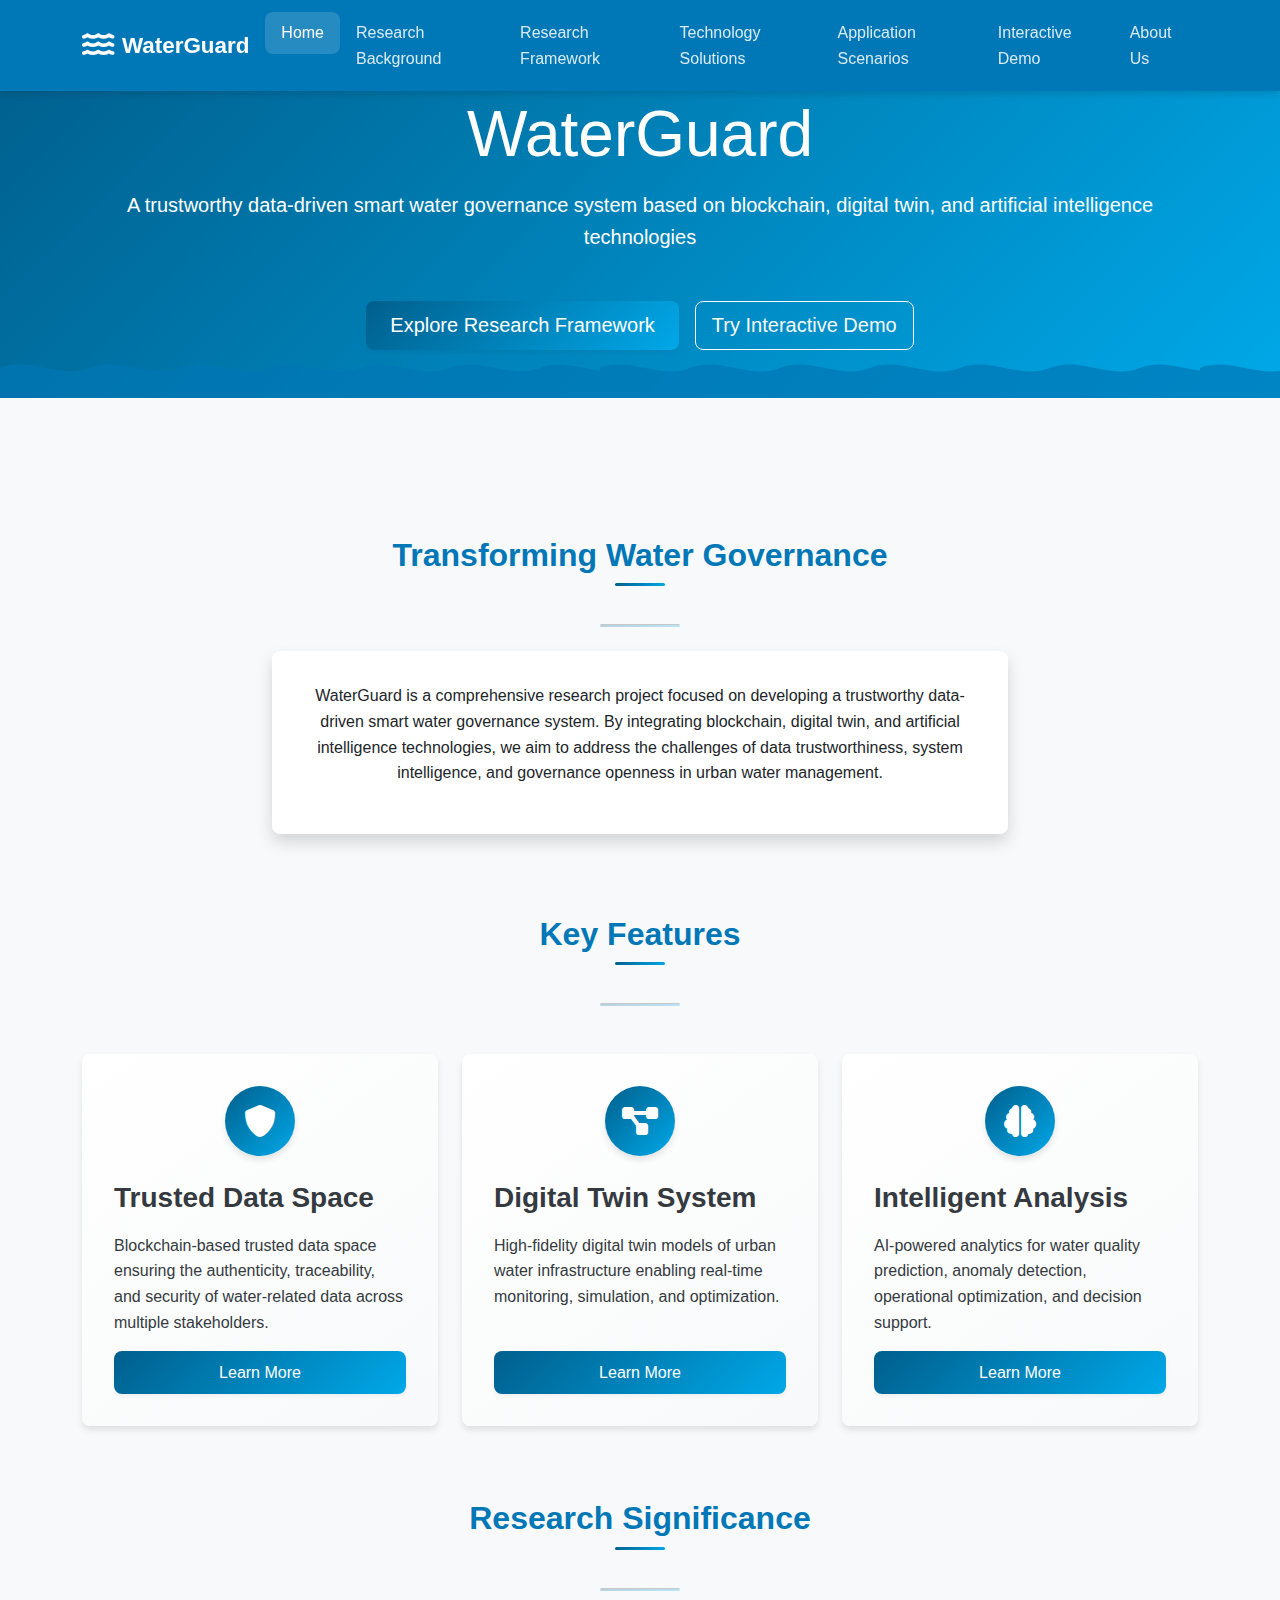
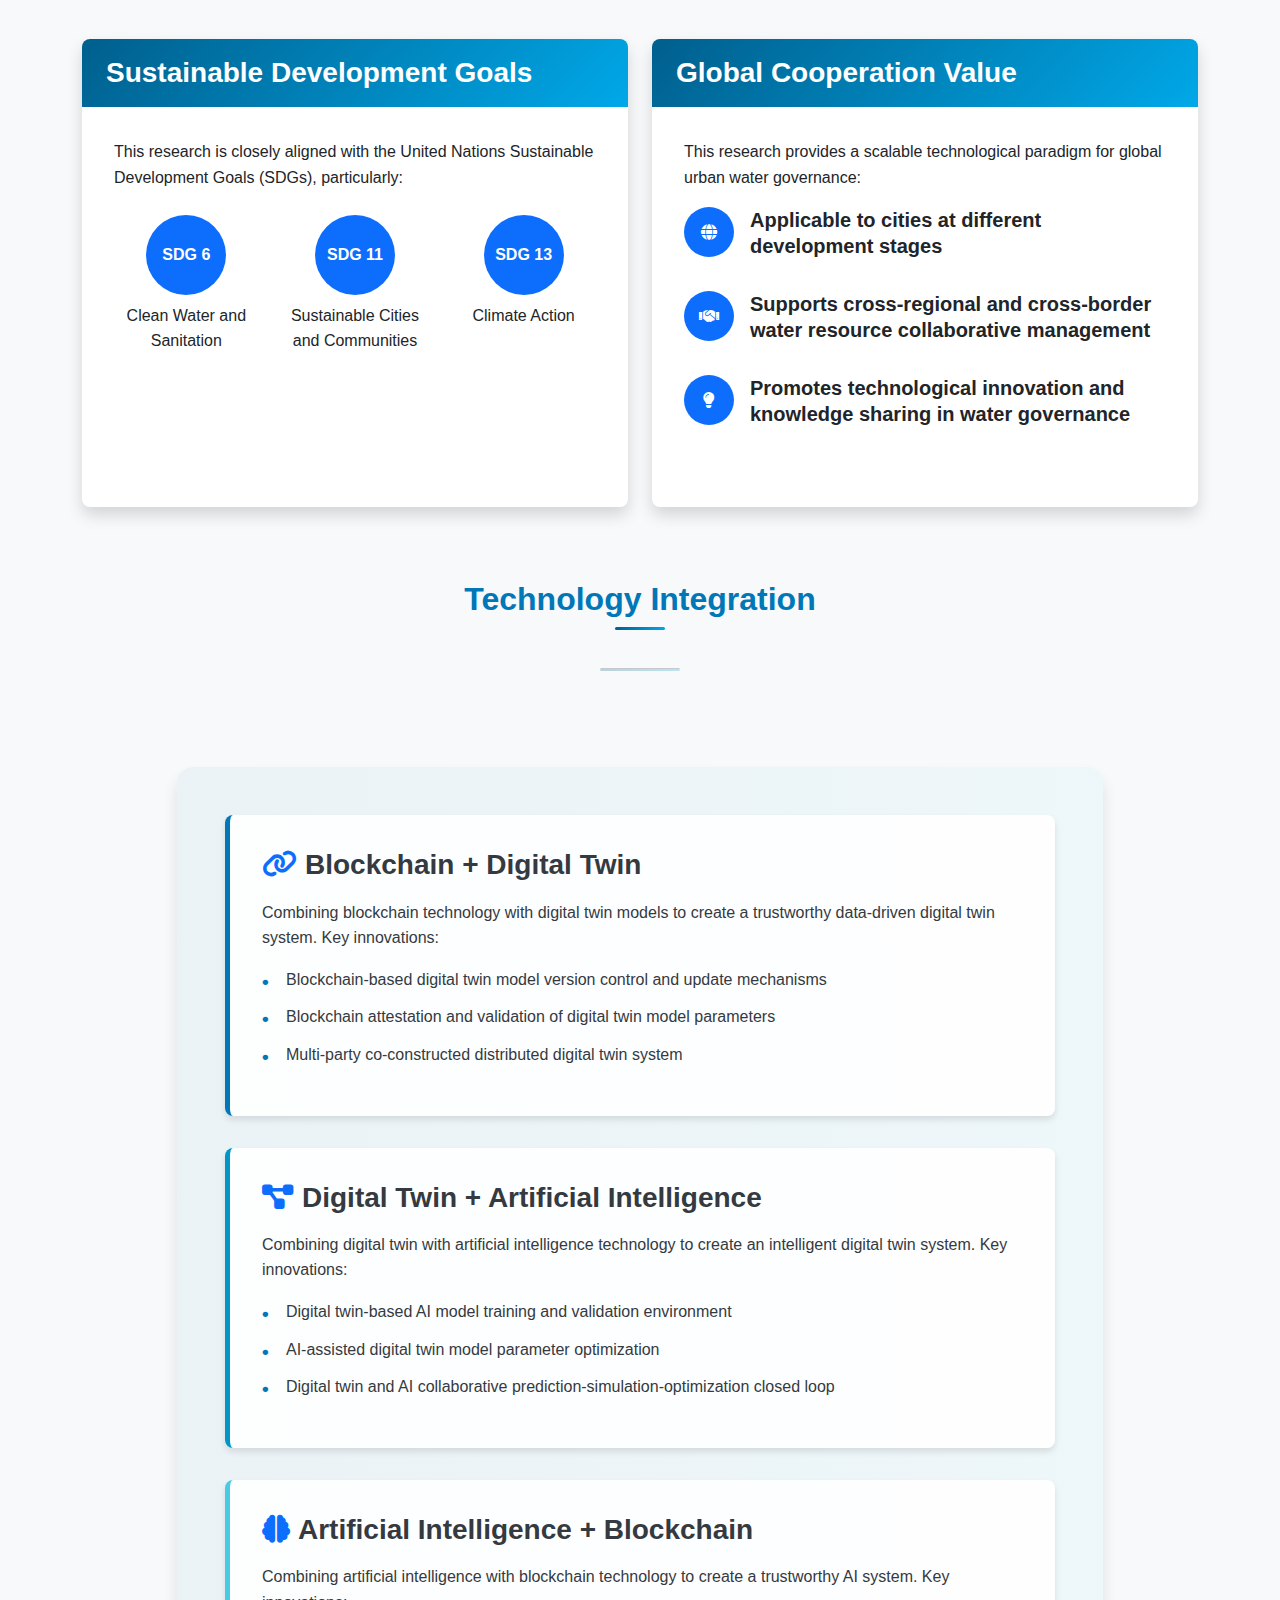
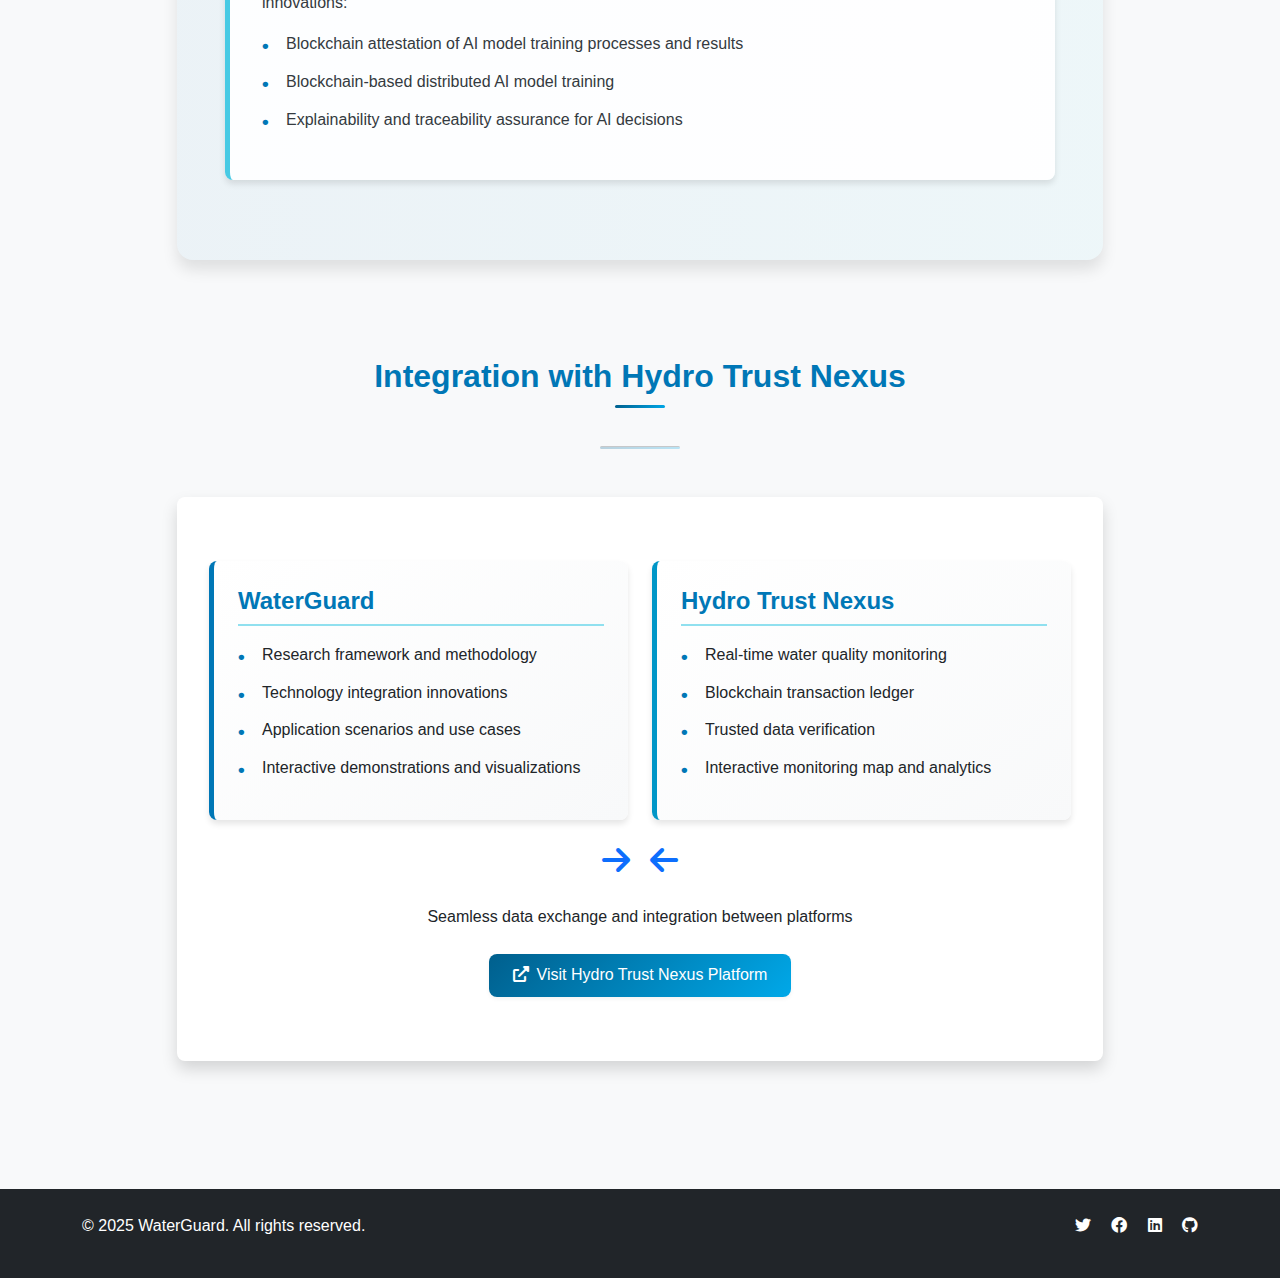
<file: index.html>
<!DOCTYPE html>
<html lang="en">
<head>
    <meta charset="UTF-8">
    <meta name="viewport" content="width=device-width, initial-scale=1.0">
    <title>Home - WaterGuard</title>
    <link href="https://cdn.jsdelivr.net/npm/bootstrap@5.3.0-alpha1/dist/css/bootstrap.min.css" rel="stylesheet">
    <link rel="stylesheet" href="css/styles.css">
    <link rel="stylesheet" href="https://cdnjs.cloudflare.com/ajax/libs/font-awesome/6.0.0-beta3/css/all.min.css">
</head>
<body>
    <!-- Navigation Bar -->
    <nav class="navbar navbar-expand-lg navbar-dark fixed-top">
        <div class="container">
            <a class="navbar-brand" href="index.html">
                <i class="fas fa-water me-2"></i>WaterGuard
            </a>
            <button class="navbar-toggler" type="button" data-bs-toggle="collapse" data-bs-target="#navbarNav" aria-controls="navbarNav" aria-expanded="false" aria-label="Toggle navigation">
                <span class="navbar-toggler-icon"></span>
            </button>
            <div class="collapse navbar-collapse" id="navbarNav">
                <ul class="navbar-nav ms-auto">
                    <li class="nav-item">
                        <a class="nav-link active" href="index.html">Home</a>
                    </li>
                    <li class="nav-item">
                        <a class="nav-link" href="background.html">Research Background</a>
                    </li>
                    <li class="nav-item">
                        <a class="nav-link" href="framework.html">Research Framework</a>
                    </li>
                    <li class="nav-item">
                        <a class="nav-link" href="technology.html">Technology Solutions</a>
                    </li>
                    <li class="nav-item">
                        <a class="nav-link" href="applications.html">Application Scenarios</a>
                    </li>
                    <li class="nav-item">
                        <a class="nav-link" href="demo.html">Interactive Demo</a>
                    </li>
                    <li class="nav-item">
                        <a class="nav-link" href="about.html">About Us</a>
                    </li>
                </ul>
            </div>
        </div>
    </nav>

    <!-- Hero Section -->
    <header class="bg-primary text-white text-center py-5 mt-5">
        <div class="container">
            <h1 class="display-3">WaterGuard</h1>
            <p class="lead">A trustworthy data-driven smart water governance system based on blockchain, digital twin, and artificial intelligence technologies</p>
            <div class="mt-5 d-flex justify-content-center">
                <a href="framework.html" class="btn btn-lg btn-primary me-3">Explore Research Framework</a>
                <a href="demo.html" class="btn btn-lg btn-outline-light">Try Interactive Demo</a>
            </div>
        </div>
    </header>
    
    <!-- Wave Separator -->
    <div class="wave-separator">
        <svg xmlns="http://www.w3.org/2000/svg" viewBox="0 0 1440 100" preserveAspectRatio="none">
            <path fill="#f8f9fa" d="M0,32L48,37.3C96,43,192,53,288,58.7C384,64,480,64,576,58.7C672,53,768,43,864,42.7C960,43,1056,53,1152,58.7C1248,64,1344,64,1392,64L1440,64L1440,100L1392,100C1344,100,1248,100,1152,100C1056,100,960,100,864,100C768,100,672,100,576,100C480,100,384,100,288,100C192,100,96,100,48,100L0,100Z"></path>
        </svg>
    </div>

    <!-- Main Content -->
    <section class="py-5">
        <div class="container">
            <!-- Introduction -->
            <div class="row mb-5">
                <div class="col-lg-8 mx-auto text-center">
                    <h2 class="section-heading">Transforming Water Governance</h2>
                    <hr class="divider my-4">
                    <div class="card shadow">
                        <div class="card-body">
                            <p>
                                WaterGuard is a comprehensive research project focused on developing a trustworthy data-driven smart water governance system. By integrating blockchain, digital twin, and artificial intelligence technologies, we aim to address the challenges of data trustworthiness, system intelligence, and governance openness in urban water management.
                            </p>
                        </div>
                    </div>
                </div>
            </div>

            <!-- Key Features -->
            <div class="row mb-5">
                <div class="col-12 text-center mb-4">
                    <h2 class="section-heading">Key Features</h2>
                    <hr class="divider my-4">
                </div>
                
                <div class="col-md-4 mb-4">
                    <div class="feature-card h-100">
                        <div class="feature-icon">
                            <i class="fas fa-shield-alt"></i>
                        </div>
                        <h3>Trusted Data Space</h3>
                        <p>
                            Blockchain-based trusted data space ensuring the authenticity, traceability, and security of water-related data across multiple stakeholders.
                        </p>
                        <a href="technology.html#blockchain" class="btn btn-primary mt-auto">Learn More</a>
                    </div>
                </div>
                
                <div class="col-md-4 mb-4">
                    <div class="feature-card h-100">
                        <div class="feature-icon">
                            <i class="fas fa-project-diagram"></i>
                        </div>
                        <h3>Digital Twin System</h3>
                        <p>
                            High-fidelity digital twin models of urban water infrastructure enabling real-time monitoring, simulation, and optimization.
                        </p>
                        <a href="technology.html#digital-twin" class="btn btn-primary mt-auto">Learn More</a>
                    </div>
                </div>
                
                <div class="col-md-4 mb-4">
                    <div class="feature-card h-100">
                        <div class="feature-icon">
                            <i class="fas fa-brain"></i>
                        </div>
                        <h3>Intelligent Analysis</h3>
                        <p>
                            AI-powered analytics for water quality prediction, anomaly detection, operational optimization, and decision support.
                        </p>
                        <a href="technology.html#ai" class="btn btn-primary mt-auto">Learn More</a>
                    </div>
                </div>
            </div>


            <!-- Research Significance -->
            <div class="row mb-5">
                <div class="col-12 text-center mb-4">
                    <h2 class="section-heading">Research Significance</h2>
                    <hr class="divider my-4">
                </div>
                
                <div class="col-lg-6 mb-4">
                    <div class="card shadow h-100">
                        <div class="card-header">
                            <h3 class="m-0">Sustainable Development Goals</h3>
                        </div>
                        <div class="card-body">
                            <p>This research is closely aligned with the United Nations Sustainable Development Goals (SDGs), particularly:</p>
                            
                            <div class="row text-center mt-4">
                                <div class="col-md-4 mb-3">
                                    <div class="rounded-circle bg-primary text-white d-inline-flex justify-content-center align-items-center" style="width: 80px; height: 80px;">
                                        <span class="fw-bold">SDG 6</span>
                                    </div>
                                    <p class="mt-2">Clean Water and Sanitation</p>
                                </div>
                                <div class="col-md-4 mb-3">
                                    <div class="rounded-circle bg-primary text-white d-inline-flex justify-content-center align-items-center" style="width: 80px; height: 80px;">
                                        <span class="fw-bold">SDG 11</span>
                                    </div>
                                    <p class="mt-2">Sustainable Cities and Communities</p>
                                </div>
                                <div class="col-md-4 mb-3">
                                    <div class="rounded-circle bg-primary text-white d-inline-flex justify-content-center align-items-center" style="width: 80px; height: 80px;">
                                        <span class="fw-bold">SDG 13</span>
                                    </div>
                                    <p class="mt-2">Climate Action</p>
                                </div>
                            </div>
                        </div>
                    </div>
                </div>
                
                <div class="col-lg-6 mb-4">
                    <div class="card shadow h-100">
                        <div class="card-header">
                            <h3 class="m-0">Global Cooperation Value</h3>
                        </div>
                        <div class="card-body">
                            <p>This research provides a scalable technological paradigm for global urban water governance:</p>
                            
                            <div class="d-flex mb-3">
                                <div class="flex-shrink-0">
                                    <div class="rounded-circle bg-primary text-white d-flex justify-content-center align-items-center" style="width: 50px; height: 50px;">
                                        <i class="fas fa-globe"></i>
                                    </div>
                                </div>
                                <div class="flex-grow-1 ms-3">
                                    <h5>Applicable to cities at different development stages</h5>
                                </div>
                            </div>
                            
                            <div class="d-flex mb-3">
                                <div class="flex-shrink-0">
                                    <div class="rounded-circle bg-primary text-white d-flex justify-content-center align-items-center" style="width: 50px; height: 50px;">
                                        <i class="fas fa-handshake"></i>
                                    </div>
                                </div>
                                <div class="flex-grow-1 ms-3">
                                    <h5>Supports cross-regional and cross-border water resource collaborative management</h5>
                                </div>
                            </div>
                            
                            <div class="d-flex">
                                <div class="flex-shrink-0">
                                    <div class="rounded-circle bg-primary text-white d-flex justify-content-center align-items-center" style="width: 50px; height: 50px;">
                                        <i class="fas fa-lightbulb"></i>
                                    </div>
                                </div>
                                <div class="flex-grow-1 ms-3">
                                    <h5>Promotes technological innovation and knowledge sharing in water governance</h5>
                                </div>
                            </div>
                        </div>
                    </div>
                </div>
            </div>
            <!-- Technology Integration -->
            <div class="row mb-5">
                <div class="col-12 text-center mb-4">
                    <h2 class="section-heading">Technology Integration</h2>
                    <hr class="divider my-4">
                </div>
                <div class="col-lg-10 mx-auto">
                    <div class="tech-integration-section">
                        <div class="tech-integration-item">
                            <h3><i class="fas fa-link text-primary me-2"></i>Blockchain + Digital Twin</h3>
                            <p>
                                Combining blockchain technology with digital twin models to create a trustworthy data-driven digital twin system. Key innovations:
                            </p>
                            <ul class="feature-list">
                                <li>Blockchain-based digital twin model version control and update mechanisms</li>
                                <li>Blockchain attestation and validation of digital twin model parameters</li>
                                <li>Multi-party co-constructed distributed digital twin system</li>
                            </ul>
                        </div>
                        
                        <div class="tech-integration-item">
                            <h3><i class="fas fa-project-diagram text-primary me-2"></i>Digital Twin + Artificial Intelligence</h3>
                            <p>
                                Combining digital twin with artificial intelligence technology to create an intelligent digital twin system. Key innovations:
                            </p>
                            <ul class="feature-list">
                                <li>Digital twin-based AI model training and validation environment</li>
                                <li>AI-assisted digital twin model parameter optimization</li>
                                <li>Digital twin and AI collaborative prediction-simulation-optimization closed loop</li>
                            </ul>
                        </div>
                        
                        <div class="tech-integration-item">
                            <h3><i class="fas fa-brain text-primary me-2"></i>Artificial Intelligence + Blockchain</h3>
                            <p>
                                Combining artificial intelligence with blockchain technology to create a trustworthy AI system. Key innovations:
                            </p>
                            <ul class="feature-list">
                                <li>Blockchain attestation of AI model training processes and results</li>
                                <li>Blockchain-based distributed AI model training</li>
                                <li>Explainability and traceability assurance for AI decisions</li>
                            </ul>
                        </div>
                    </div>
                </div>
            </div>

            <!-- Integration with Hydro Trust Nexus -->
            <div class="row mb-5">
                <div class="col-12 text-center mb-4">
                    <h2 class="section-heading">Integration with Hydro Trust Nexus</h2>
                    <hr class="divider my-4">
                </div>
                
                <div class="col-lg-10 mx-auto">
                    <div class="card shadow">
                        <div class="card-body">
                            <div class="integration-diagram">
                                <div class="row align-items-center">
                                    <div class="col-md-6 mb-4 mb-md-0">
                                        <div class="integration-box waterguard-box h-100">
                                            <h4>WaterGuard</h4>
                                            <ul class="integration-list">
                                                <li>Research framework and methodology</li>
                                                <li>Technology integration innovations</li>
                                                <li>Application scenarios and use cases</li>
                                                <li>Interactive demonstrations and visualizations</li>
                                            </ul>
                                        </div>
                                    </div>
                                    
                                    <div class="col-md-6">
                                        <div class="integration-box hydro-box h-100">
                                            <h4>Hydro Trust Nexus</h4>
                                            <ul class="integration-list">
                                                <li>Real-time water quality monitoring</li>
                                                <li>Blockchain transaction ledger</li>
                                                <li>Trusted data verification</li>
                                                <li>Interactive monitoring map and analytics</li>
                                            </ul>
                                        </div>
                                    </div>
                                </div>
                                
                                <div class="integration-arrows text-center mt-4">
                                    <i class="fas fa-arrow-right fa-2x text-primary me-3"></i>
                                    <i class="fas fa-arrow-left fa-2x text-primary"></i>
                                </div>
                                
                                <p class="text-center mt-3">Seamless data exchange and integration between platforms</p>
                                
                                <div class="text-center mt-4">
                                    <a href="https://hydro-trust-nexus.lovable.app/" target="_blank" class="btn btn-primary">
                                        <i class="fas fa-external-link-alt me-2"></i>Visit Hydro Trust Nexus Platform
                                    </a>
                                </div>
                            </div>
                        </div>
                    </div>
                </div>
            </div>


            
        </div>
    </section>

    <!-- Footer -->
    <footer class="bg-dark text-white py-4">
        <div class="container">
            <div class="row">
                <div class="col-md-6 text-center text-md-start">
                    <p>&copy; 2025 WaterGuard. All rights reserved.</p>
                </div>
                <div class="col-md-6 text-center text-md-end">
                    <a href="#" class="text-white me-3"><i class="fab fa-twitter"></i></a>
                    <a href="#" class="text-white me-3"><i class="fab fa-facebook"></i></a>
                    <a href="#" class="text-white me-3"><i class="fab fa-linkedin"></i></a>
                    <a href="#" class="text-white"><i class="fab fa-github"></i></a>
                </div>
            </div>
        </div>
    </footer>

    <!-- Scroll to top button -->
    <div class="scroll-top" id="scrollTop">
        <i class="fas fa-arrow-up"></i>
    </div>

    <script src="https://cdn.jsdelivr.net/npm/bootstrap@5.3.0-alpha1/dist/js/bootstrap.bundle.min.js"></script>
    <script src="https://cdnjs.cloudflare.com/ajax/libs/jquery/3.6.0/jquery.min.js"></script>
    <script src="js/main.js"></script>
</body>
</html>
</file>
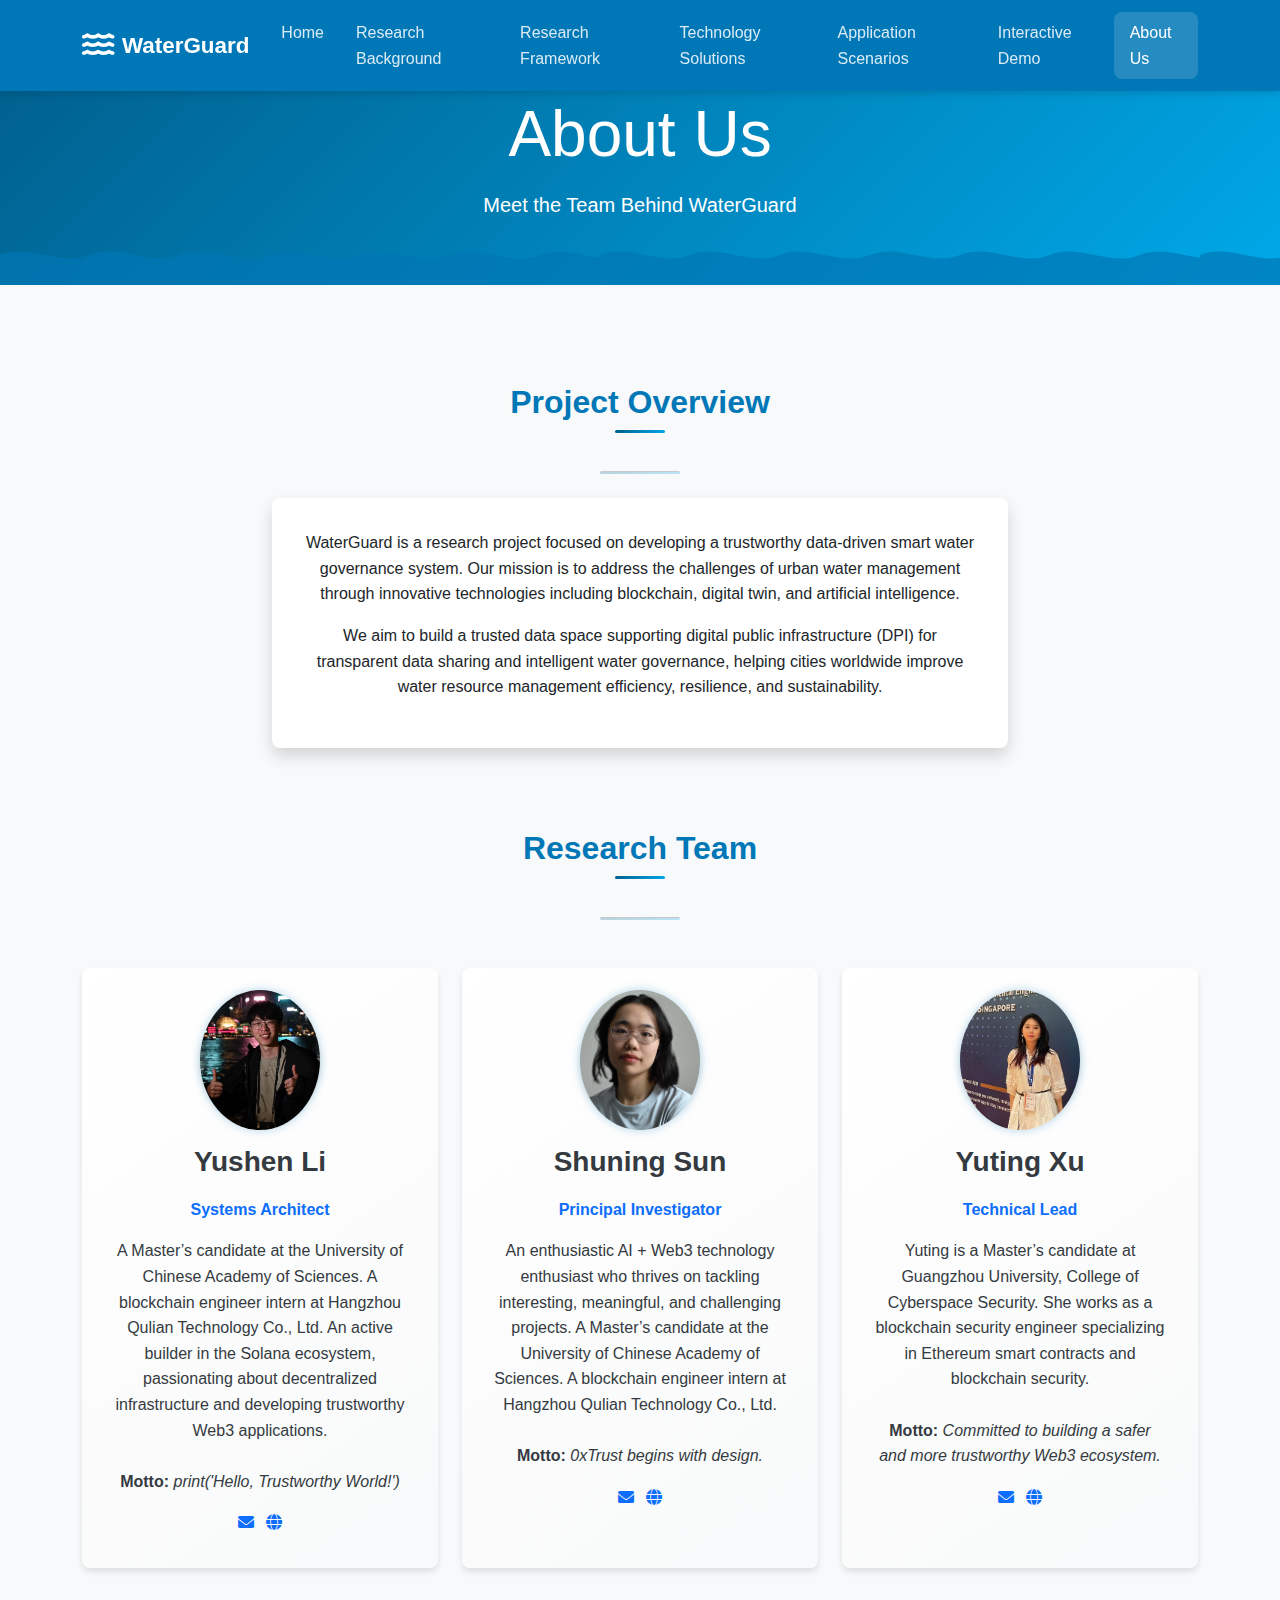
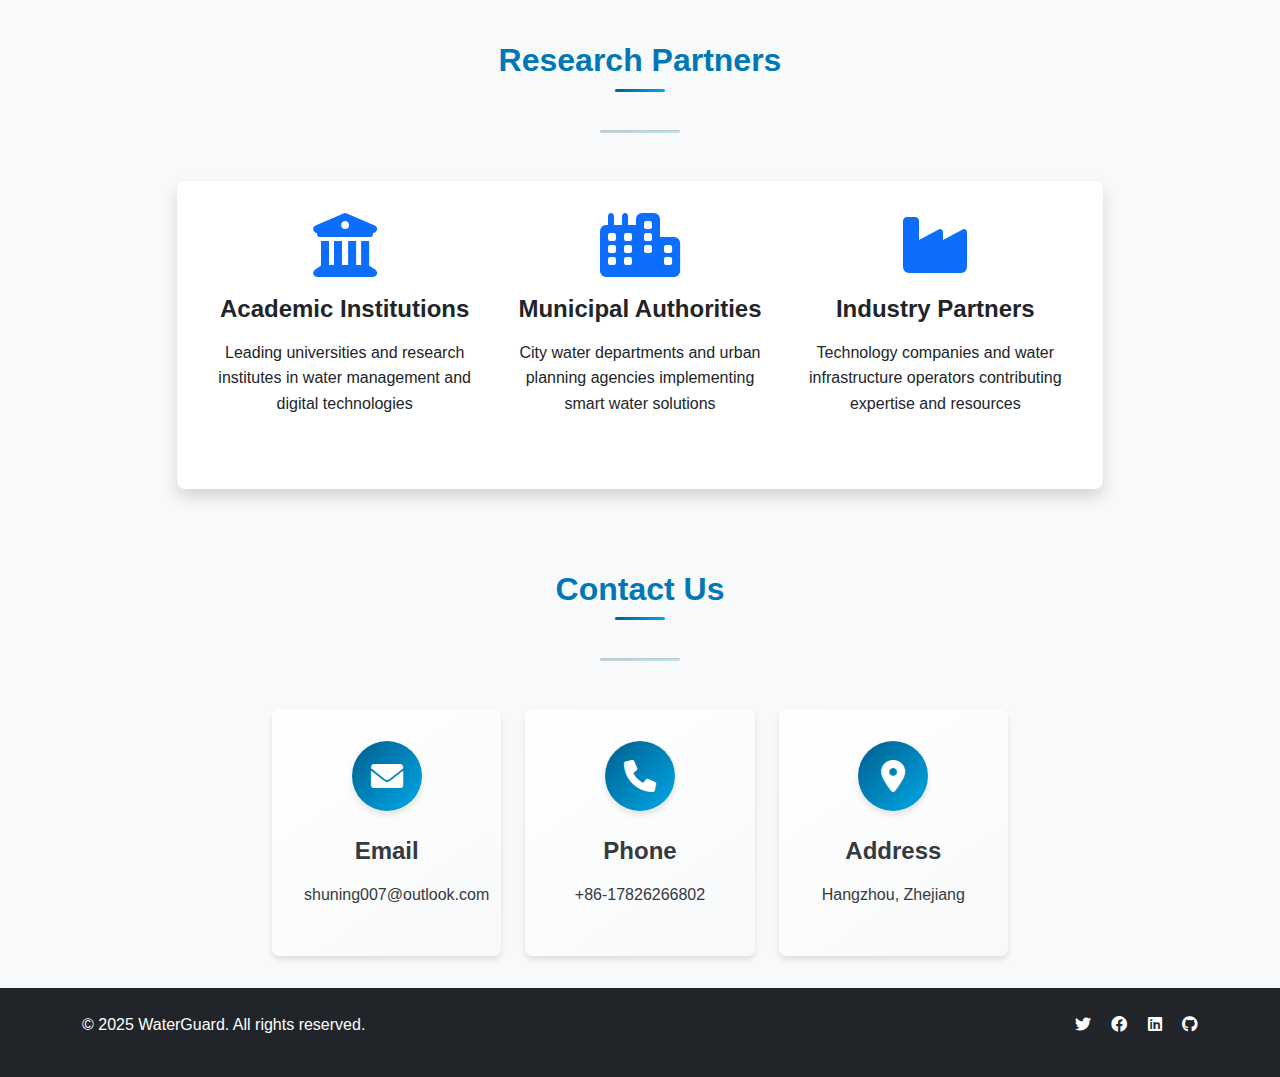
<file: about.html>
<!DOCTYPE html>
<html lang="en">
<head>
    <meta charset="UTF-8">
    <meta name="viewport" content="width=device-width, initial-scale=1.0">
    <title>About Us - WaterGuard</title>
    <link href="https://cdn.jsdelivr.net/npm/bootstrap@5.3.0-alpha1/dist/css/bootstrap.min.css" rel="stylesheet">
    <link rel="stylesheet" href="css/styles.css">
    <link rel="stylesheet" href="https://cdnjs.cloudflare.com/ajax/libs/font-awesome/6.0.0-beta3/css/all.min.css">
</head>
<body>
    <!-- Navigation Bar -->
    <nav class="navbar navbar-expand-lg navbar-dark fixed-top">
        <div class="container">
            <a class="navbar-brand" href="index.html">
                <i class="fas fa-water me-2"></i>WaterGuard
            </a>
            <button class="navbar-toggler" type="button" data-bs-toggle="collapse" data-bs-target="#navbarNav" aria-controls="navbarNav" aria-expanded="false" aria-label="Toggle navigation">
                <span class="navbar-toggler-icon"></span>
            </button>
            <div class="collapse navbar-collapse" id="navbarNav">
                <ul class="navbar-nav ms-auto">
                    <li class="nav-item">
                        <a class="nav-link" href="index.html">Home</a>
                    </li>
                    <li class="nav-item">
                        <a class="nav-link" href="background.html">Research Background</a>
                    </li>
                    <li class="nav-item">
                        <a class="nav-link" href="framework.html">Research Framework</a>
                    </li>
                    <li class="nav-item">
                        <a class="nav-link" href="technology.html">Technology Solutions</a>
                    </li>
                    <li class="nav-item">
                        <a class="nav-link" href="applications.html">Application Scenarios</a>
                    </li>
                    <li class="nav-item">
                        <a class="nav-link" href="demo.html">Interactive Demo</a>
                    </li>
                    <li class="nav-item">
                        <a class="nav-link active" href="about.html">About Us</a>
                    </li>
                </ul>
            </div>
        </div>
    </nav>

    <!-- Page Title -->
    <header class="bg-primary text-white text-center py-5 mt-5">
        <div class="container">
            <h1 class="display-3">About Us</h1>
            <p class="lead">Meet the Team Behind WaterGuard</p>
        </div>
    </header>

    <!-- Wave Separator -->
    <div class="wave-separator">
        <svg xmlns="http://www.w3.org/2000/svg" viewBox="0 0 1440 100" preserveAspectRatio="none">
            <path fill="#f8f9fa" d="M0,32L48,37.3C96,43,192,53,288,58.7C384,64,480,64,576,58.7C672,53,768,43,864,42.7C960,43,1056,53,1152,58.7C1248,64,1344,64,1392,64L1440,64L1440,100L1392,100C1344,100,1248,100,1152,100C1056,100,960,100,864,100C768,100,672,100,576,100C480,100,384,100,288,100C192,100,96,100,48,100L0,100Z"></path>
        </svg>
    </div>

    <!-- Main Content -->
    <section class="py-2">
        <div class="container">
            <!-- Project Overview -->
            <div class="row mb-5">
                <div class="col-lg-8 mx-auto text-center">
                    <h2 class="section-heading">Project Overview</h2>
                    <hr class="divider my-4">
                    <div class="card shadow">
                        <div class="card-body">
                            <p>
                                WaterGuard is a research project focused on developing a trustworthy data-driven smart water governance system. Our mission is to address the challenges of urban water management through innovative technologies including blockchain, digital twin, and artificial intelligence.
                            </p>
                            <p>
                                We aim to build a trusted data space supporting digital public infrastructure (DPI) for transparent data sharing and intelligent water governance, helping cities worldwide improve water resource management efficiency, resilience, and sustainability.
                            </p>
                        </div>
                    </div>
                </div>
            </div>

            <!-- Research Team -->
            <div class="row mb-5">
                <div class="col-12 text-center mb-4">
                    <h2 class="section-heading">Research Team</h2>
                    <hr class="divider my-4">
                </div>
                
                
                <div class="col-lg-4 mb-4">
                    <div class="team-card h-100">
                        <div class="team-avatar">
                            <img src="images/yushen.jpg" alt="Yushen Li" class="img-fluid rounded-circle team-avatar-img">
                        </div>
                        <h3>Yushen Li</h3>
                        <p class="text-primary fw-bold">Systems Architect</p>
                        <p>
                            A Master’s candidate at the University of Chinese Academy of Sciences. A blockchain engineer intern at Hangzhou Qulian Technology Co., Ltd. An active builder in the Solana ecosystem, passionating about decentralized infrastructure and developing trustworthy Web3 applications.
                            <br><br>
                            <strong>Motto:</strong> <em>print('Hello, Trustworthy World!')</em>
                        </p>
                        <div class="mt-3">
                            <div class="mt-3">
                                <a href="mailto:liyushen24@mails.ucas.ac.cn" class="text-primary me-2"><i class="fas fa-envelope"></i></a>
                                <a href="https://github.com/lysrain21" class="text-primary" target="_blank"><i class="fas fa-globe"></i></a>
                            </div>
                        </div>
                    </div>
                </div>

                <div class="col-lg-4 mb-4">
                    <div class="team-card h-100">
                        <div class="team-avatar">
                            <img src="images/shuning.jpg" alt="Shuning Sun" class="img-fluid rounded-circle team-avatar-img">
                        </div>
                        <h3>Shuning Sun</h3>
                        <p class="text-primary fw-bold">Principal Investigator</p>
                        <p>
                            An enthusiastic AI + Web3 technology enthusiast who thrives on tackling interesting, meaningful, and challenging projects. A Master’s candidate at the University of Chinese Academy of Sciences. 
                            A blockchain engineer intern at Hangzhou Qulian Technology Co., Ltd.
                            <br><br>
                            <strong>Motto:</strong> <em>0xTrust begins with design.</em>
                        </p>
                        <div class="mt-3">
                            <a href="mailto:sunshuning24@mails.ucas.ac.cn" class="text-primary me-2"><i class="fas fa-envelope"></i></a>
                            <a href="https://sunshuning.top" class="text-primary" target="_blank"><i class="fas fa-globe"></i></a>
                        </div>
                    </div>
                </div>
                
                <div class="col-lg-4 mb-4">
                    <div class="team-card h-100">
                        <div class="team-avatar">
                            <img src="images/yuting.jpg" alt="Yuting Xu" class="img-fluid rounded-circle team-avatar-img">
                        </div>
                        <h3>Yuting Xu</h3>
                        <p class="text-primary fw-bold">Technical Lead</p>
                        <p>
                            Yuting is a Master’s candidate at Guangzhou University, College of Cyberspace Security. She works as a blockchain security engineer specializing in Ethereum smart contracts and blockchain security.
                            <br><br>
                            <strong>Motto:</strong> <em>Committed to building a safer and more trustworthy Web3 ecosystem.</em>
                        </p>
                        <div class="mt-3">
                            <a href="mailto:kokoloveenglish33@gmail.com" class="text-primary me-2"><i class="fas fa-envelope"></i></a>
                            <a href="https://github.com/XUYU99" class="text-primary" target="_blank"><i class="fas fa-globe"></i></a>
                        </div>
                    </div>
                </div>
            </div>

            <!-- Research Partners -->
            <div class="row mb-5">
                <div class="col-12 text-center mb-4">
                    <h2 class="section-heading">Research Partners</h2>
                    <hr class="divider my-4">
                </div>
                
                <div class="col-lg-10 mx-auto">
                    <div class="card shadow">
                        <div class="card-body">
                            <div class="row text-center">
                                <div class="col-md-4 mb-4">
                                    <div class="partner-logo mb-3">
                                        <i class="fas fa-university fa-4x text-primary"></i>
                                    </div>
                                    <h4>Academic Institutions</h4>
                                    <p>Leading universities and research institutes in water management and digital technologies</p>
                                </div>
                                
                                <div class="col-md-4 mb-4">
                                    <div class="partner-logo mb-3">
                                        <i class="fas fa-city fa-4x text-primary"></i>
                                    </div>
                                    <h4>Municipal Authorities</h4>
                                    <p>City water departments and urban planning agencies implementing smart water solutions</p>
                                </div>
                                
                                <div class="col-md-4 mb-4">
                                    <div class="partner-logo mb-3">
                                        <i class="fas fa-industry fa-4x text-primary"></i>
                                    </div>
                                    <h4>Industry Partners</h4>
                                    <p>Technology companies and water infrastructure operators contributing expertise and resources</p>
                                </div>
                            </div>
                        </div>
                    </div>
                </div>
            </div>

            <!-- Contact Information -->
            <div class="row">
                <div class="col-12 text-center mb-4">
                    <h2 class="section-heading">Contact Us</h2>
                    <hr class="divider my-4">
                </div>
                
                <div class="col-lg-8 mx-auto">
                    <div class="row">
                        <div class="col-md-4 mb-4">
                            <div class="contact-card h-100">
                                <div class="contact-icon">
                                    <i class="fas fa-envelope"></i>
                                </div>
                                <h4>Email</h4>
                                <p>shuning007@outlook.com</p>
                            </div>
                        </div>
                        
                        <div class="col-md-4 mb-4">
                            <div class="contact-card h-100">
                                <div class="contact-icon">
                                    <i class="fas fa-phone"></i>
                                </div>
                                <h4>Phone</h4>
                                <p>+86-17826266802</p>
                            </div>
                        </div>
                        
                        <div class="col-md-4 mb-4">
                            <div class="contact-card h-100">
                                <div class="contact-icon">
                                    <i class="fas fa-map-marker-alt"></i>
                                </div>
                                <h4>Address</h4>
                                <p>Hangzhou, Zhejiang</p>
                            </div>
                        </div>
                    </div>
                </div>
            </div>
        </div>
    </section>

    <!-- Footer -->
    <footer class="bg-dark text-white py-4">
        <div class="container">
            <div class="row">
                <div class="col-md-6 text-center text-md-start">
                    <p>&copy; 2025 WaterGuard. All rights reserved.</p>
                </div>
                <div class="col-md-6 text-center text-md-end">
                    <a href="#" class="text-white me-3"><i class="fab fa-twitter"></i></a>
                    <a href="#" class="text-white me-3"><i class="fab fa-facebook"></i></a>
                    <a href="#" class="text-white me-3"><i class="fab fa-linkedin"></i></a>
                    <a href="#" class="text-white"><i class="fab fa-github"></i></a>
                </div>
            </div>
        </div>
    </footer>

    <!-- Scroll to top button -->
    <div class="scroll-top" id="scrollTop">
        <i class="fas fa-arrow-up"></i>
    </div>

    <script src="https://cdn.jsdelivr.net/npm/bootstrap@5.3.0-alpha1/dist/js/bootstrap.bundle.min.js"></script>
    <script src="https://cdnjs.cloudflare.com/ajax/libs/jquery/3.6.0/jquery.min.js"></script>
    <script src="js/main.js"></script>
    <script>
        // Scroll to top functionality
        const scrollTopBtn = document.getElementById('scrollTop');
        
        window.addEventListener('scroll', function() {
            if (window.pageYOffset > 300) {
                scrollTopBtn.classList.add('show');
            } else {
                scrollTopBtn.classList.remove('show');
            }
        });
        
        scrollTopBtn.addEventListener('click', function() {
            window.scrollTo({
                top: 0,
                behavior: 'smooth'
            });
        });
        
        // Add fade-in animation to elements
        document.addEventListener('DOMContentLoaded', function() {
            const elements = document.querySelectorAll('.team-card, .contact-card, .tech-integration-item, .card');
            
            const observer = new IntersectionObserver((entries) => {
                entries.forEach(entry => {
                    if (entry.isIntersecting) {
                        entry.target.classList.add('fade-in');
                        observer.unobserve(entry.target);
                    }
                });
            }, {
                threshold: 0.1
            });
            
            elements.forEach(element => {
                observer.observe(element);
            });
        });
    </script>
</body>
</html>
</file>
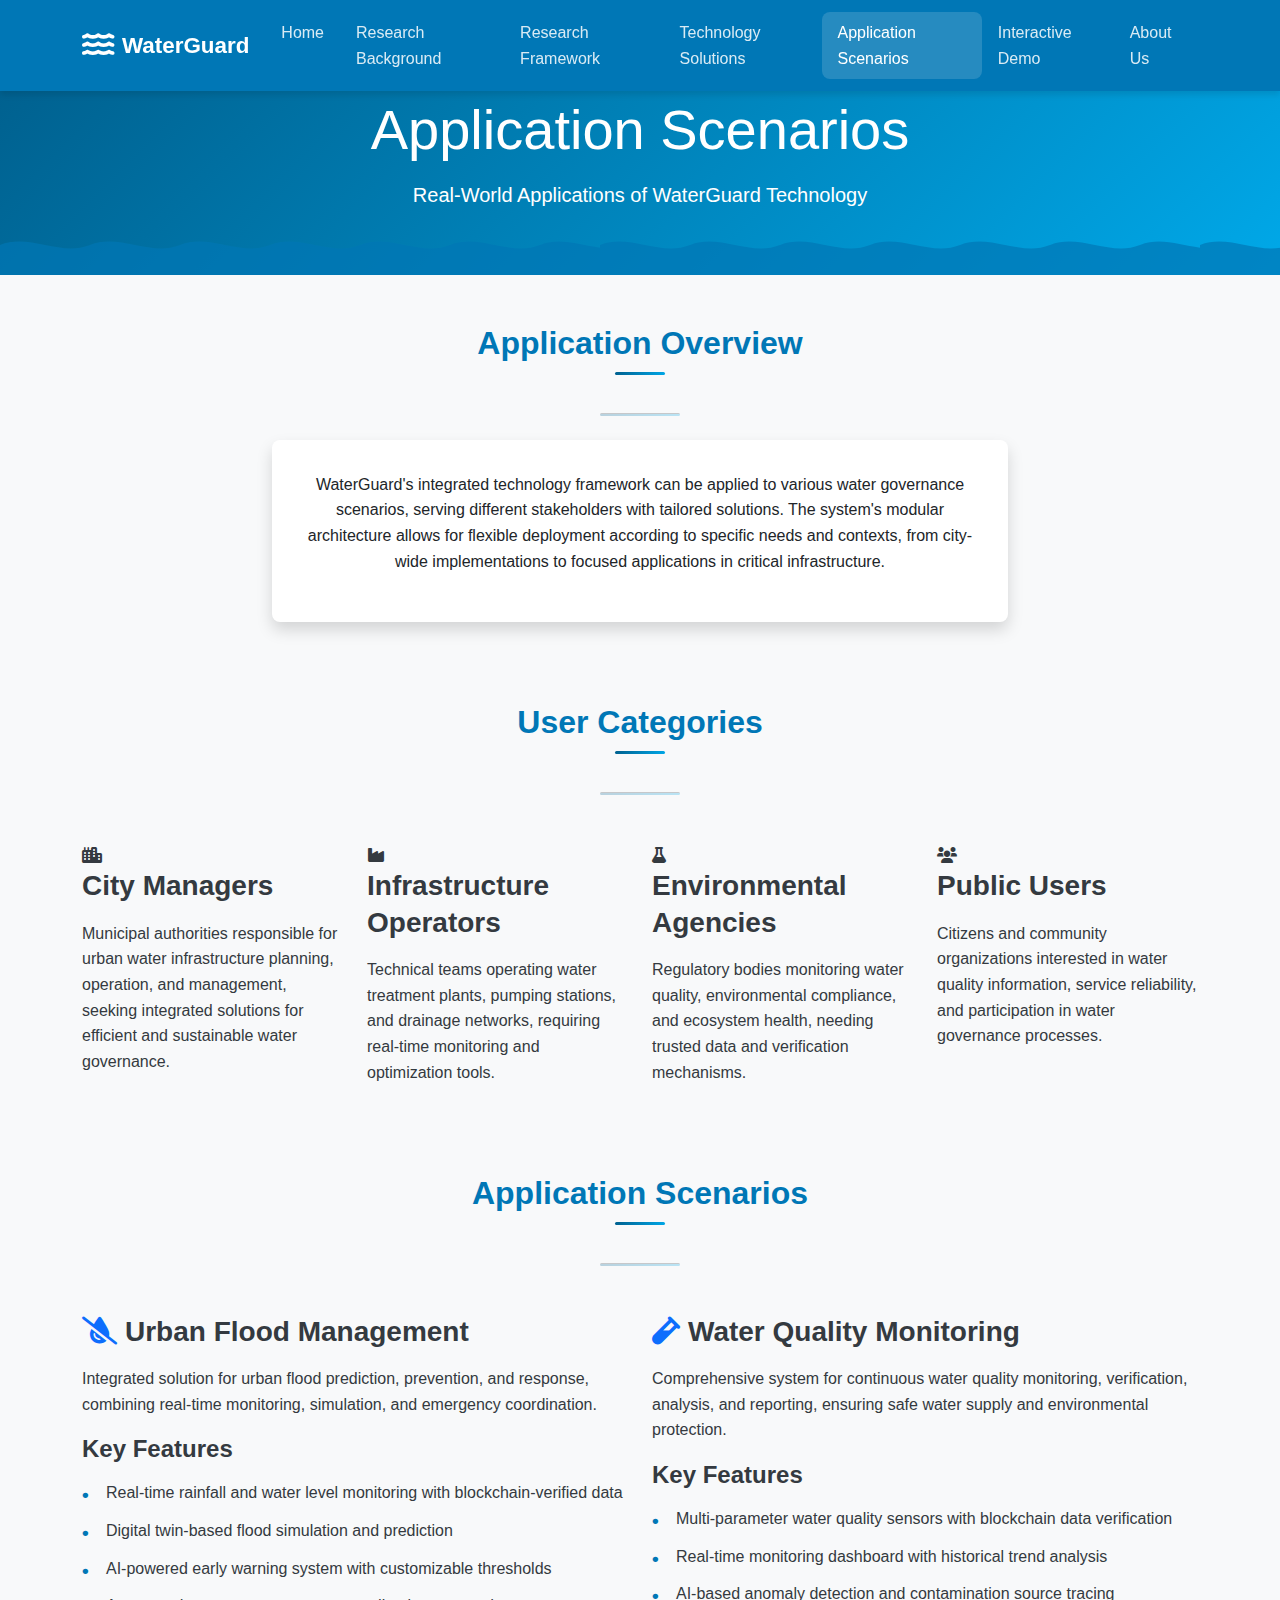
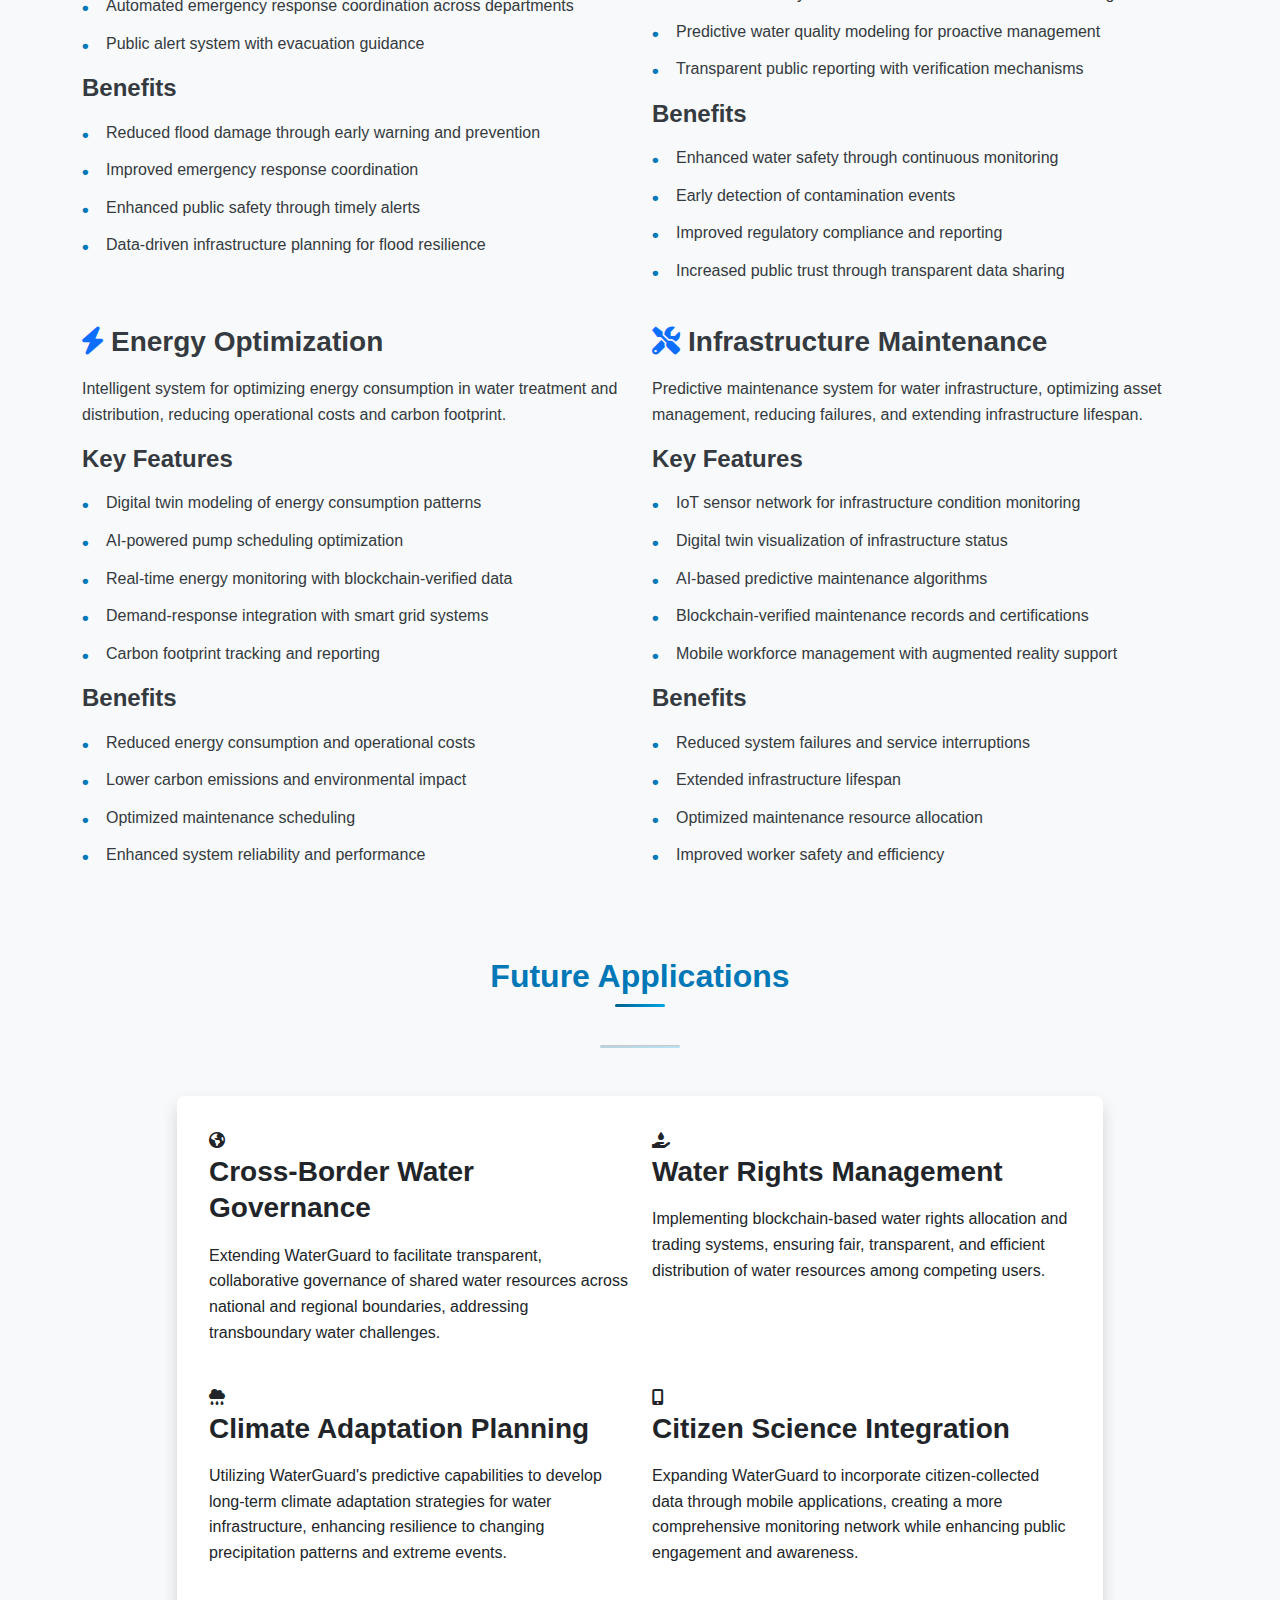
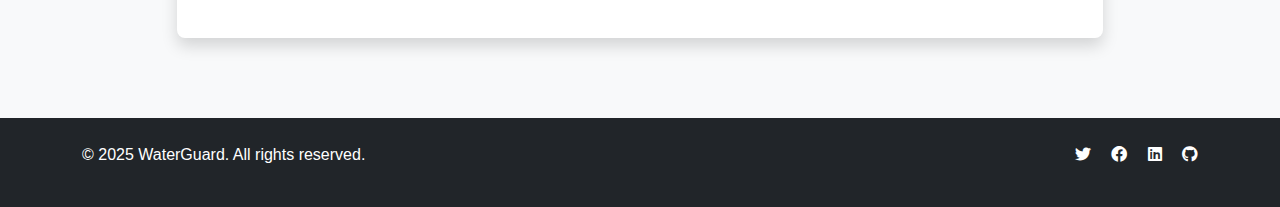
<file: applications.html>
<!DOCTYPE html>
<html lang="en">
<head>
    <meta charset="UTF-8">
    <meta name="viewport" content="width=device-width, initial-scale=1.0">
    <title>Application Scenarios - WaterGuard</title>
    <link href="https://cdn.jsdelivr.net/npm/bootstrap@5.3.0-alpha1/dist/css/bootstrap.min.css" rel="stylesheet">
    <link rel="stylesheet" href="css/styles.css">
    <link rel="stylesheet" href="https://cdnjs.cloudflare.com/ajax/libs/font-awesome/6.0.0-beta3/css/all.min.css">
</head>
<body>
    <!-- Navigation Bar -->
    <nav class="navbar navbar-expand-lg navbar-dark fixed-top">
        <div class="container">
            <a class="navbar-brand" href="index.html">
                <i class="fas fa-water me-2"></i>WaterGuard
            </a>
            <button class="navbar-toggler" type="button" data-bs-toggle="collapse" data-bs-target="#navbarNav" aria-controls="navbarNav" aria-expanded="false" aria-label="Toggle navigation">
                <span class="navbar-toggler-icon"></span>
            </button>
            <div class="collapse navbar-collapse" id="navbarNav">
                <ul class="navbar-nav ms-auto">
                    <li class="nav-item">
                        <a class="nav-link" href="index.html">Home</a>
                    </li>
                    <li class="nav-item">
                        <a class="nav-link" href="background.html">Research Background</a>
                    </li>
                    <li class="nav-item">
                        <a class="nav-link" href="framework.html">Research Framework</a>
                    </li>
                    <li class="nav-item">
                        <a class="nav-link" href="technology.html">Technology Solutions</a>
                    </li>
                    <li class="nav-item">
                        <a class="nav-link active" href="applications.html">Application Scenarios</a>
                    </li>
                    <li class="nav-item">
                        <a class="nav-link" href="demo.html">Interactive Demo</a>
                    </li>
                    <li class="nav-item">
                        <a class="nav-link" href="about.html">About Us</a>
                    </li>
                </ul>
            </div>
        </div>
    </nav>

    <!-- Page Title -->
    <header class="bg-primary text-white text-center py-5 mt-5">
        <div class="container">
            <h1 class="display-4">Application Scenarios</h1>
            <p class="lead">Real-World Applications of WaterGuard Technology</p>
        </div>
    </header>

    <!-- Main Content -->
    <section class="py-5">
        <div class="container">
            <!-- Application Overview -->
            <div class="row mb-5">
                <div class="col-lg-8 mx-auto text-center">
                    <h2 class="section-heading">Application Overview</h2>
                    <hr class="divider my-4">
                    <div class="card shadow">
                        <div class="card-body">
                            <p>
                                WaterGuard's integrated technology framework can be applied to various water governance scenarios, serving different stakeholders with tailored solutions. The system's modular architecture allows for flexible deployment according to specific needs and contexts, from city-wide implementations to focused applications in critical infrastructure.
                            </p>
                        </div>
                    </div>
                </div>
            </div>

            <!-- User Categories -->
            <div class="row mb-5">
                <div class="col-12 text-center mb-4">
                    <h2 class="section-heading">User Categories</h2>
                    <hr class="divider my-4">
                </div>
                
                <div class="col-md-3 mb-4">
                    <div class="user-card h-100">
                        <div class="user-icon">
                            <i class="fas fa-city"></i>
                        </div>
                        <h3>City Managers</h3>
                        <p>
                            Municipal authorities responsible for urban water infrastructure planning, operation, and management, seeking integrated solutions for efficient and sustainable water governance.
                        </p>
                    </div>
                </div>
                
                <div class="col-md-3 mb-4">
                    <div class="user-card h-100">
                        <div class="user-icon">
                            <i class="fas fa-industry"></i>
                        </div>
                        <h3>Infrastructure Operators</h3>
                        <p>
                            Technical teams operating water treatment plants, pumping stations, and drainage networks, requiring real-time monitoring and optimization tools.
                        </p>
                    </div>
                </div>
                
                <div class="col-md-3 mb-4">
                    <div class="user-card h-100">
                        <div class="user-icon">
                            <i class="fas fa-flask"></i>
                        </div>
                        <h3>Environmental Agencies</h3>
                        <p>
                            Regulatory bodies monitoring water quality, environmental compliance, and ecosystem health, needing trusted data and verification mechanisms.
                        </p>
                    </div>
                </div>
                
                <div class="col-md-3 mb-4">
                    <div class="user-card h-100">
                        <div class="user-icon">
                            <i class="fas fa-users"></i>
                        </div>
                        <h3>Public Users</h3>
                        <p>
                            Citizens and community organizations interested in water quality information, service reliability, and participation in water governance processes.
                        </p>
                    </div>
                </div>
            </div>

            <!-- Application Scenarios -->
            <div class="row mb-5">
                <div class="col-12 text-center mb-4">
                    <h2 class="section-heading">Application Scenarios</h2>
                    <hr class="divider my-4">
                </div>
                
                <div class="col-lg-6 mb-4">
                    <div class="scenario-card h-100">
                        <h3><i class="fas fa-tint-slash text-primary me-2"></i>Urban Flood Management</h3>
                        <p>
                            Integrated solution for urban flood prediction, prevention, and response, combining real-time monitoring, simulation, and emergency coordination.
                        </p>
                        <h4 class="mt-3">Key Features</h4>
                        <ul class="feature-list">
                            <li>Real-time rainfall and water level monitoring with blockchain-verified data</li>
                            <li>Digital twin-based flood simulation and prediction</li>
                            <li>AI-powered early warning system with customizable thresholds</li>
                            <li>Automated emergency response coordination across departments</li>
                            <li>Public alert system with evacuation guidance</li>
                        </ul>
                        <h4 class="mt-3">Benefits</h4>
                        <ul class="feature-list">
                            <li>Reduced flood damage through early warning and prevention</li>
                            <li>Improved emergency response coordination</li>
                            <li>Enhanced public safety through timely alerts</li>
                            <li>Data-driven infrastructure planning for flood resilience</li>
                        </ul>
                    </div>
                </div>
                
                <div class="col-lg-6 mb-4">
                    <div class="scenario-card h-100">
                        <h3><i class="fas fa-vial text-primary me-2"></i>Water Quality Monitoring</h3>
                        <p>
                            Comprehensive system for continuous water quality monitoring, verification, analysis, and reporting, ensuring safe water supply and environmental protection.
                        </p>
                        <h4 class="mt-3">Key Features</h4>
                        <ul class="feature-list">
                            <li>Multi-parameter water quality sensors with blockchain data verification</li>
                            <li>Real-time monitoring dashboard with historical trend analysis</li>
                            <li>AI-based anomaly detection and contamination source tracing</li>
                            <li>Predictive water quality modeling for proactive management</li>
                            <li>Transparent public reporting with verification mechanisms</li>
                        </ul>
                        <h4 class="mt-3">Benefits</h4>
                        <ul class="feature-list">
                            <li>Enhanced water safety through continuous monitoring</li>
                            <li>Early detection of contamination events</li>
                            <li>Improved regulatory compliance and reporting</li>
                            <li>Increased public trust through transparent data sharing</li>
                        </ul>
                    </div>
                </div>
                
                <div class="col-lg-6 mb-4">
                    <div class="scenario-card h-100">
                        <h3><i class="fas fa-bolt text-primary me-2"></i>Energy Optimization</h3>
                        <p>
                            Intelligent system for optimizing energy consumption in water treatment and distribution, reducing operational costs and carbon footprint.
                        </p>
                        <h4 class="mt-3">Key Features</h4>
                        <ul class="feature-list">
                            <li>Digital twin modeling of energy consumption patterns</li>
                            <li>AI-powered pump scheduling optimization</li>
                            <li>Real-time energy monitoring with blockchain-verified data</li>
                            <li>Demand-response integration with smart grid systems</li>
                            <li>Carbon footprint tracking and reporting</li>
                        </ul>
                        <h4 class="mt-3">Benefits</h4>
                        <ul class="feature-list">
                            <li>Reduced energy consumption and operational costs</li>
                            <li>Lower carbon emissions and environmental impact</li>
                            <li>Optimized maintenance scheduling</li>
                            <li>Enhanced system reliability and performance</li>
                        </ul>
                    </div>
                </div>
                
                <div class="col-lg-6 mb-4">
                    <div class="scenario-card h-100">
                        <h3><i class="fas fa-tools text-primary me-2"></i>Infrastructure Maintenance</h3>
                        <p>
                            Predictive maintenance system for water infrastructure, optimizing asset management, reducing failures, and extending infrastructure lifespan.
                        </p>
                        <h4 class="mt-3">Key Features</h4>
                        <ul class="feature-list">
                            <li>IoT sensor network for infrastructure condition monitoring</li>
                            <li>Digital twin visualization of infrastructure status</li>
                            <li>AI-based predictive maintenance algorithms</li>
                            <li>Blockchain-verified maintenance records and certifications</li>
                            <li>Mobile workforce management with augmented reality support</li>
                        </ul>
                        <h4 class="mt-3">Benefits</h4>
                        <ul class="feature-list">
                            <li>Reduced system failures and service interruptions</li>
                            <li>Extended infrastructure lifespan</li>
                            <li>Optimized maintenance resource allocation</li>
                            <li>Improved worker safety and efficiency</li>
                        </ul>
                    </div>
                </div>
            </div>

            <!-- Future Applications -->
            <div class="row">
                <div class="col-12 text-center mb-4">
                    <h2 class="section-heading">Future Applications</h2>
                    <hr class="divider my-4">
                </div>
                
                <div class="col-lg-10 mx-auto">
                    <div class="card shadow">
                        <div class="card-body">
                            <div class="row">
                                <div class="col-md-6 mb-4">
                                    <div class="future-application">
                                        <div class="future-icon">
                                            <i class="fas fa-globe-americas"></i>
                                        </div>
                                        <h3>Cross-Border Water Governance</h3>
                                        <p>
                                            Extending WaterGuard to facilitate transparent, collaborative governance of shared water resources across national and regional boundaries, addressing transboundary water challenges.
                                        </p>
                                    </div>
                                </div>
                                
                                <div class="col-md-6 mb-4">
                                    <div class="future-application">
                                        <div class="future-icon">
                                            <i class="fas fa-hand-holding-water"></i>
                                        </div>
                                        <h3>Water Rights Management</h3>
                                        <p>
                                            Implementing blockchain-based water rights allocation and trading systems, ensuring fair, transparent, and efficient distribution of water resources among competing users.
                                        </p>
                                    </div>
                                </div>
                                
                                <div class="col-md-6 mb-4">
                                    <div class="future-application">
                                        <div class="future-icon">
                                            <i class="fas fa-cloud-rain"></i>
                                        </div>
                                        <h3>Climate Adaptation Planning</h3>
                                        <p>
                                            Utilizing WaterGuard's predictive capabilities to develop long-term climate adaptation strategies for water infrastructure, enhancing resilience to changing precipitation patterns and extreme events.
                                        </p>
                                    </div>
                                </div>
                                
                                <div class="col-md-6 mb-4">
                                    <div class="future-application">
                                        <div class="future-icon">
                                            <i class="fas fa-mobile-alt"></i>
                                        </div>
                                        <h3>Citizen Science Integration</h3>
                                        <p>
                                            Expanding WaterGuard to incorporate citizen-collected data through mobile applications, creating a more comprehensive monitoring network while enhancing public engagement and awareness.
                                        </p>
                                    </div>
                                </div>
                            </div>
                        </div>
                    </div>
                </div>
            </div>
        </div>
    </section>

    <!-- Footer -->
    <footer class="bg-dark text-white py-4">
        <div class="container">
            <div class="row">
                <div class="col-md-6 text-center text-md-start">
                    <p>&copy; 2025 WaterGuard. All rights reserved.</p>
                </div>
                <div class="col-md-6 text-center text-md-end">
                    <a href="#" class="text-white me-3"><i class="fab fa-twitter"></i></a>
                    <a href="#" class="text-white me-3"><i class="fab fa-facebook"></i></a>
                    <a href="#" class="text-white me-3"><i class="fab fa-linkedin"></i></a>
                    <a href="#" class="text-white"><i class="fab fa-github"></i></a>
                </div>
            </div>
        </div>
    </footer>

    <!-- Scroll to top button -->
    <div class="scroll-top" id="scrollTop">
        <i class="fas fa-arrow-up"></i>
    </div>

    <script src="https://cdn.jsdelivr.net/npm/bootstrap@5.3.0-alpha1/dist/js/bootstrap.bundle.min.js"></script>
    <script src="https://cdnjs.cloudflare.com/ajax/libs/jquery/3.6.0/jquery.min.js"></script>
    <script src="js/main.js"></script>
    <script>
        // Scroll to top functionality
        const scrollTopBtn = document.getElementById('scrollTop');
        
        window.addEventListener('scroll', function() {
            if (window.pageYOffset > 300) {
                scrollTopBtn.classList.add('show');
            } else {
                scrollTopBtn.classList.remove('show');
            }
        });
        
        scrollTopBtn.addEventListener('click', function() {
            window.scrollTo({
                top: 0,
                behavior: 'smooth'
            });
        });
        
        // Add fade-in animation to elements
        document.addEventListener('DOMContentLoaded', function() {
            const elements = document.querySelectorAll('.user-card, .scenario-card, .implementation-item, .future-application');
            
            const observer = new IntersectionObserver((entries) => {
                entries.forEach(entry => {
                    if (entry.isIntersecting) {
                        entry.target.classList.add('fade-in');
                        observer.unobserve(entry.target);
                    }
                });
            }, {
                threshold: 0.1
            });
            
            elements.forEach(element => {
                observer.observe(element);
            });
        });
    </script>
</body>
</html>
</file>
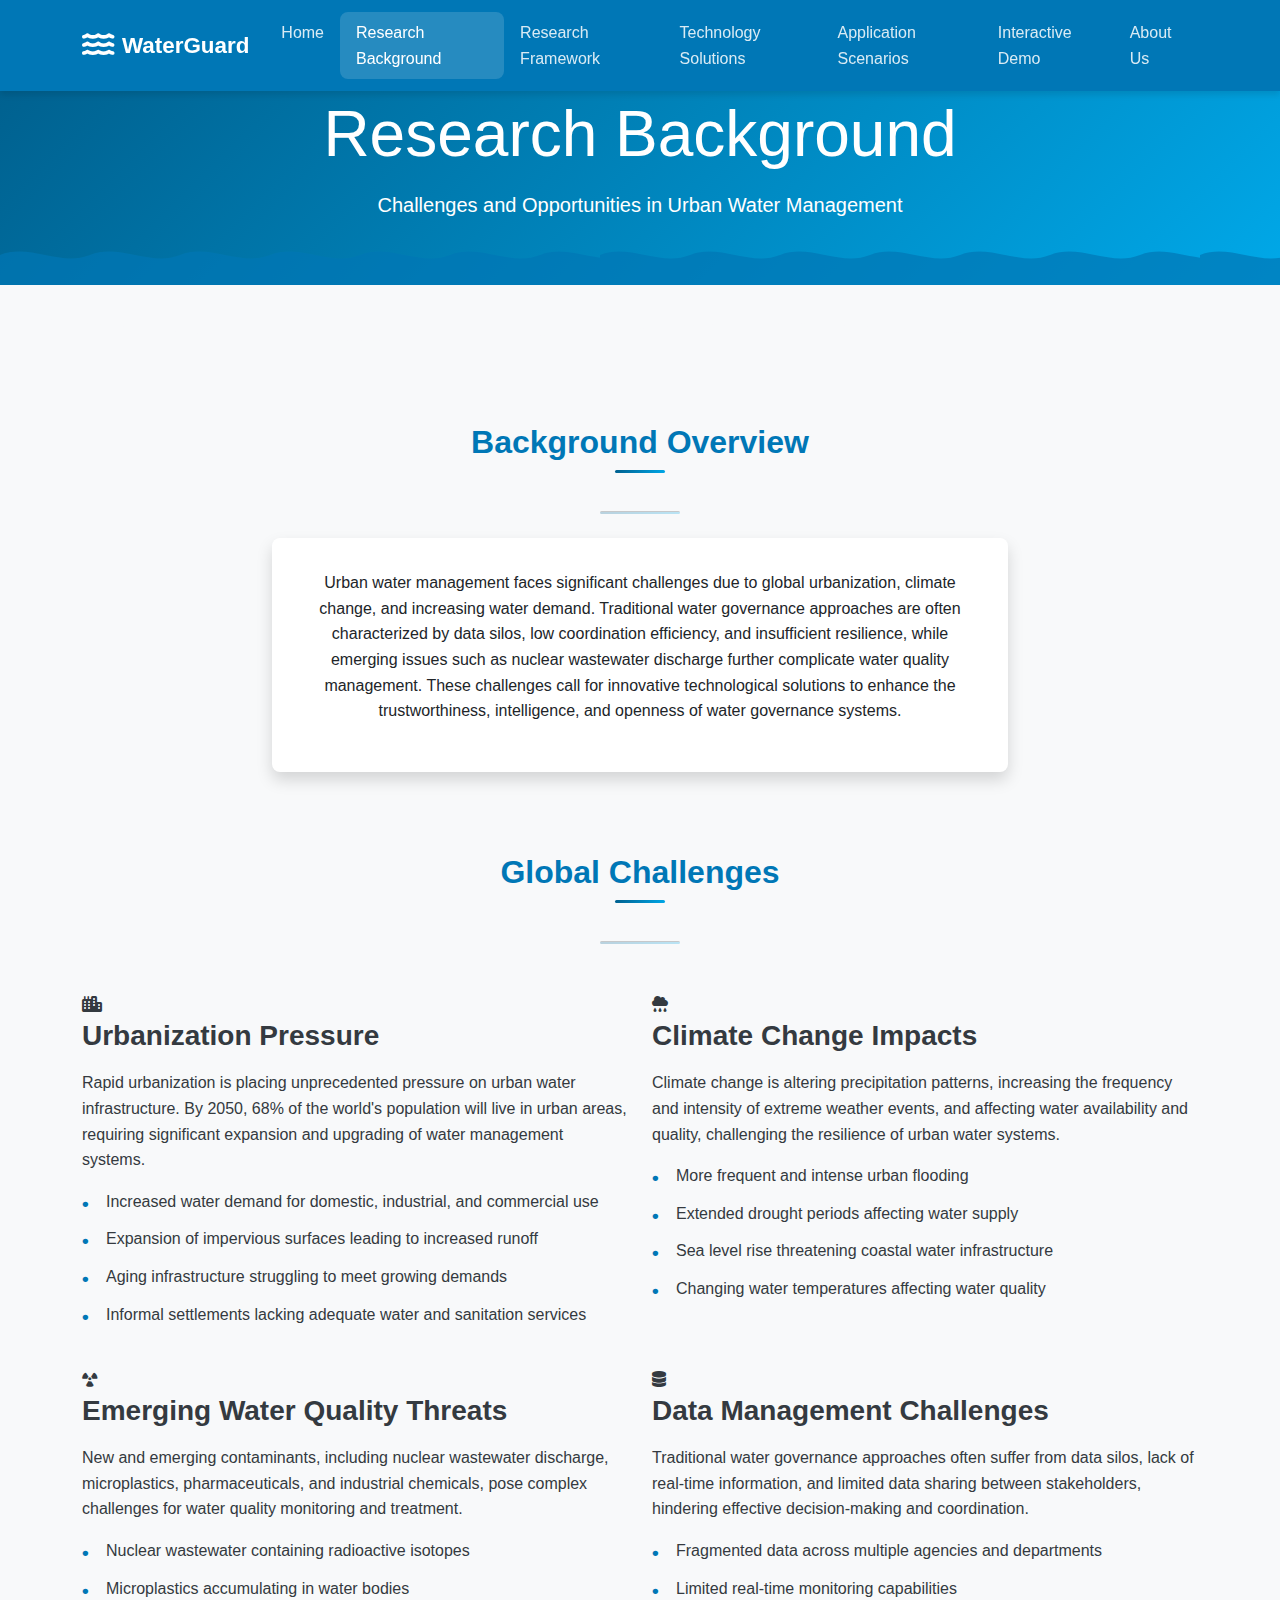
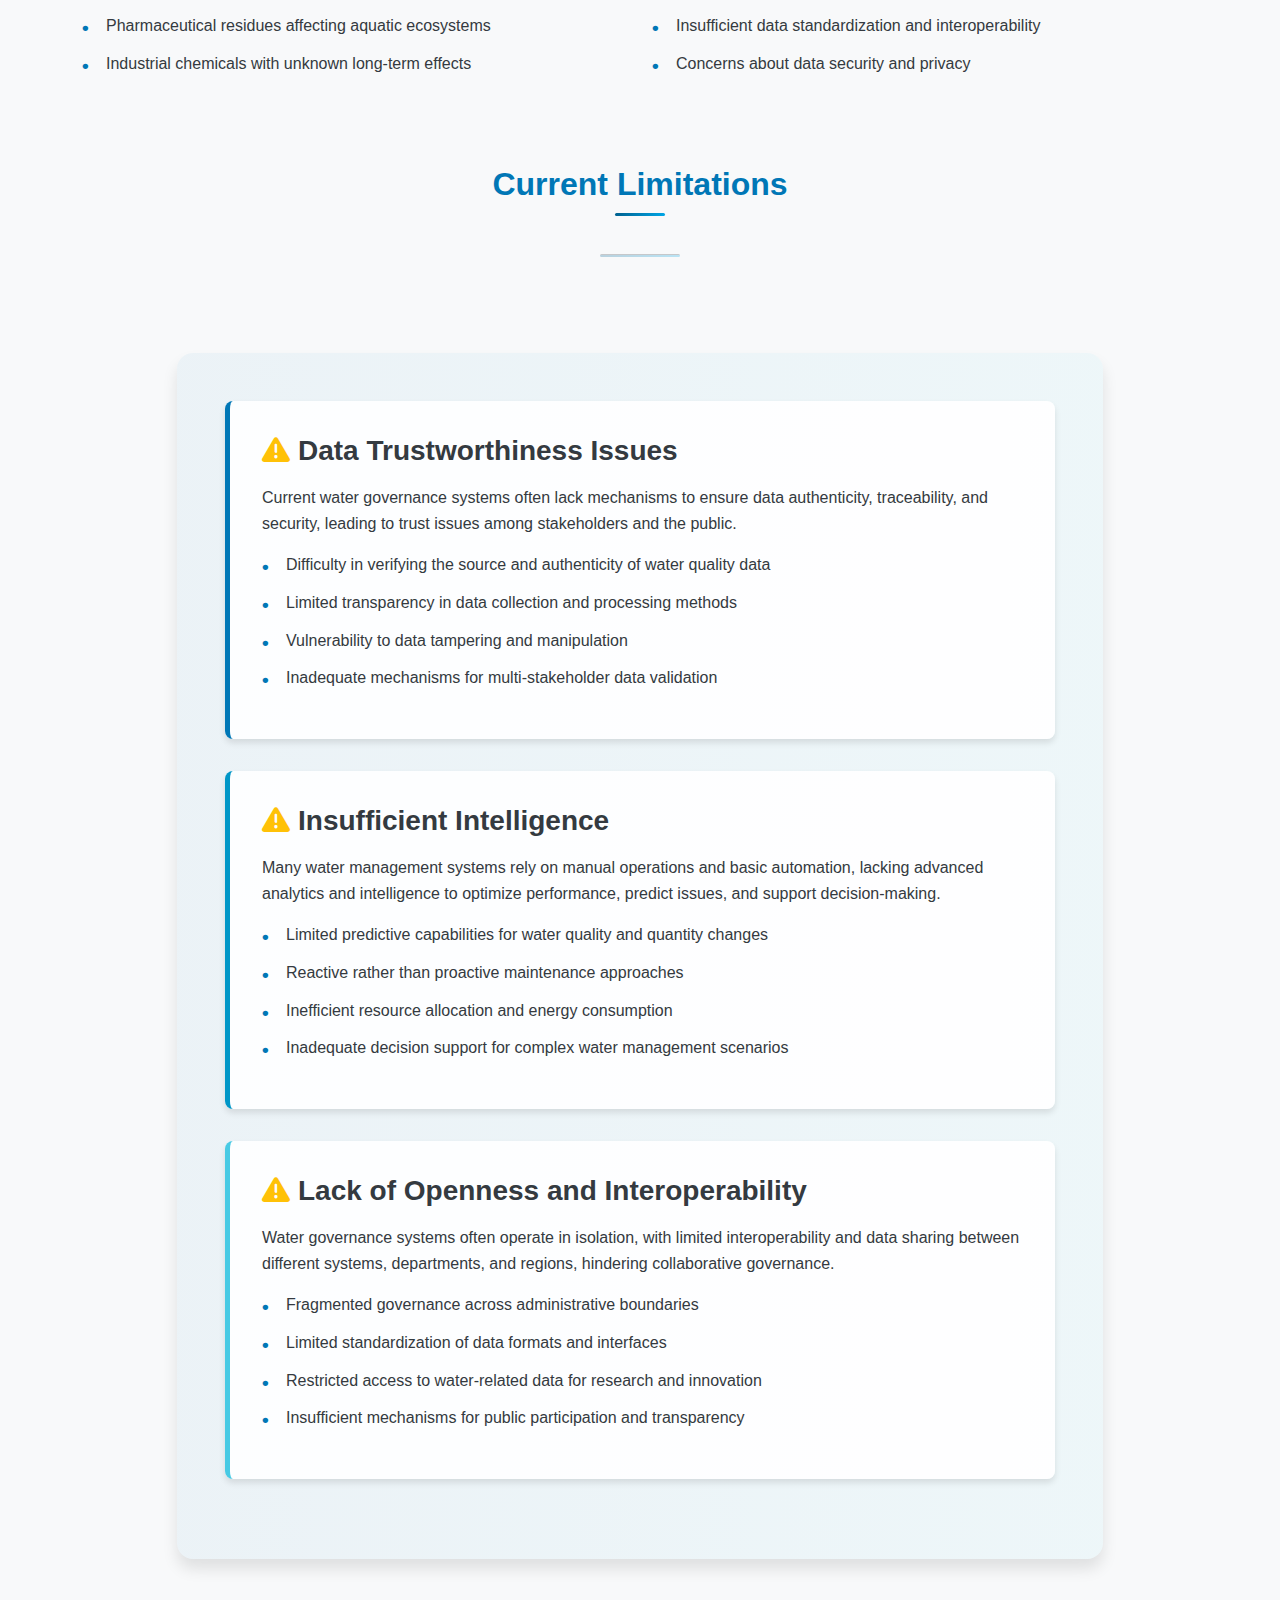
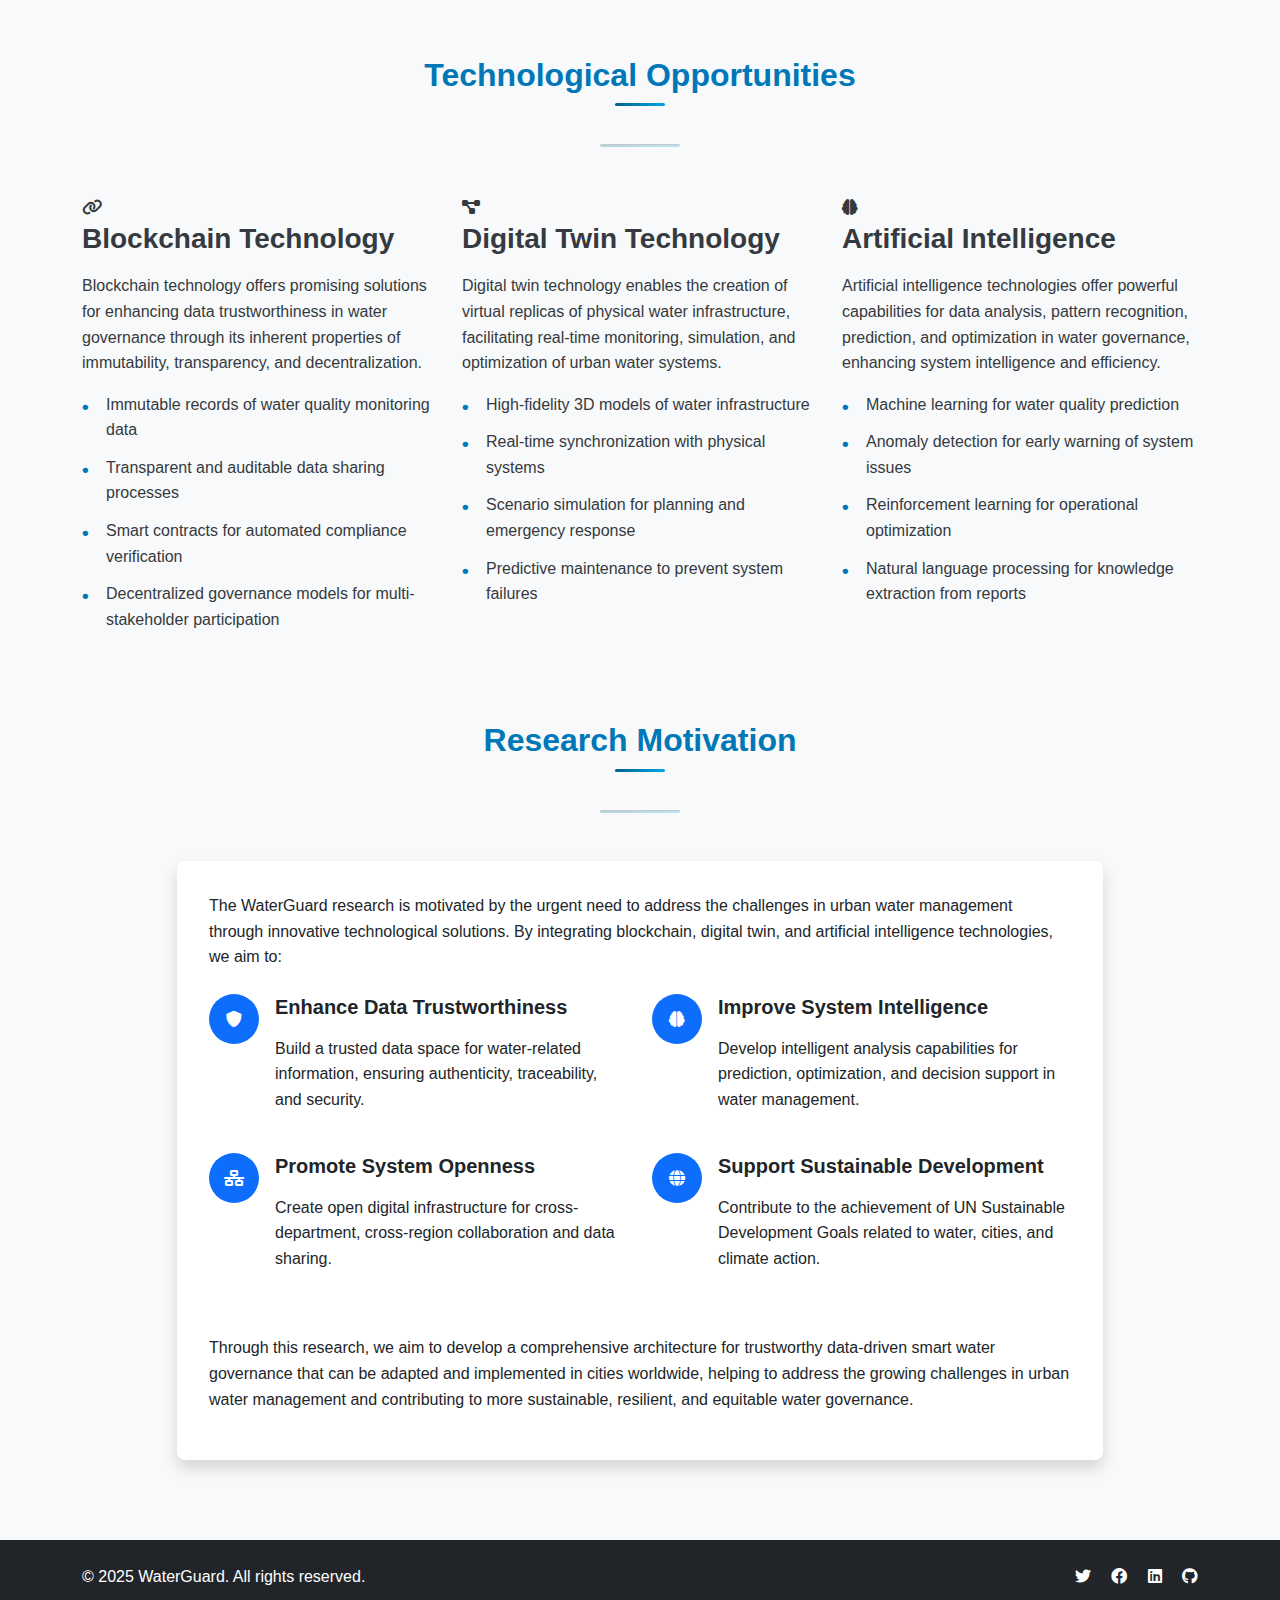
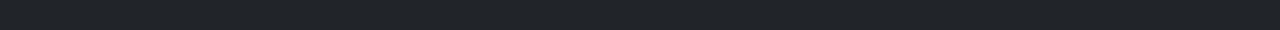
<file: background.html>
<!DOCTYPE html>
<html lang="en">
<head>
    <meta charset="UTF-8">
    <meta name="viewport" content="width=device-width, initial-scale=1.0">
    <title>Research Background - WaterGuard</title>
    <link href="https://cdn.jsdelivr.net/npm/bootstrap@5.3.0-alpha1/dist/css/bootstrap.min.css" rel="stylesheet">
    <link rel="stylesheet" href="css/styles.css">
    <link rel="stylesheet" href="https://cdnjs.cloudflare.com/ajax/libs/font-awesome/6.0.0-beta3/css/all.min.css">
</head>
<body>
    <!-- Navigation Bar -->
    <nav class="navbar navbar-expand-lg navbar-dark fixed-top">
        <div class="container">
            <a class="navbar-brand" href="index.html">
                <i class="fas fa-water me-2"></i>WaterGuard
            </a>
            <button class="navbar-toggler" type="button" data-bs-toggle="collapse" data-bs-target="#navbarNav" aria-controls="navbarNav" aria-expanded="false" aria-label="Toggle navigation">
                <span class="navbar-toggler-icon"></span>
            </button>
            <div class="collapse navbar-collapse" id="navbarNav">
                <ul class="navbar-nav ms-auto">
                    <li class="nav-item">
                        <a class="nav-link" href="index.html">Home</a>
                    </li>
                    <li class="nav-item">
                        <a class="nav-link active" href="background.html">Research Background</a>
                    </li>
                    <li class="nav-item">
                        <a class="nav-link" href="framework.html">Research Framework</a>
                    </li>
                    <li class="nav-item">
                        <a class="nav-link" href="technology.html">Technology Solutions</a>
                    </li>
                    <li class="nav-item">
                        <a class="nav-link" href="applications.html">Application Scenarios</a>
                    </li>
                    <li class="nav-item">
                        <a class="nav-link" href="demo.html">Interactive Demo</a>
                    </li>
                    <li class="nav-item">
                        <a class="nav-link" href="about.html">About Us</a>
                    </li>
                </ul>
            </div>
        </div>
    </nav>

    <!-- Page Title -->
    <header class="bg-primary text-white text-center py-5 mt-5">
        <div class="container">
            <h1 class="display-3">Research Background</h1>
            <p class="lead">Challenges and Opportunities in Urban Water Management</p>
        </div>
    </header>
    
    <!-- Wave Separator -->
    <div class="wave-separator">
        <svg xmlns="http://www.w3.org/2000/svg" viewBox="0 0 1440 100" preserveAspectRatio="none">
            <path fill="#f8f9fa" d="M0,32L48,37.3C96,43,192,53,288,58.7C384,64,480,64,576,58.7C672,53,768,43,864,42.7C960,43,1056,53,1152,58.7C1248,64,1344,64,1392,64L1440,64L1440,100L1392,100C1344,100,1248,100,1152,100C1056,100,960,100,864,100C768,100,672,100,576,100C480,100,384,100,288,100C192,100,96,100,48,100L0,100Z"></path>
        </svg>
    </div>

    <!-- Main Content -->
    <section class="py-5">
        <div class="container">
            <!-- Research Background Overview -->
            <div class="row mb-5">
                <div class="col-lg-8 mx-auto text-center">
                    <h2 class="section-heading">Background Overview</h2>
                    <hr class="divider my-4">
                    <div class="card shadow">
                        <div class="card-body">
                            <p>
                                Urban water management faces significant challenges due to global urbanization, climate change, and increasing water demand. Traditional water governance approaches are often characterized by data silos, low coordination efficiency, and insufficient resilience, while emerging issues such as nuclear wastewater discharge further complicate water quality management. These challenges call for innovative technological solutions to enhance the trustworthiness, intelligence, and openness of water governance systems.
                            </p>
                        </div>
                    </div>
                </div>
            </div>

            <!-- Global Challenges -->
            <div class="row mb-5">
                <div class="col-12 text-center mb-4">
                    <h2 class="section-heading">Global Challenges</h2>
                    <hr class="divider my-4">
                </div>
                
                <div class="col-md-6 mb-4">
                    <div class="challenge-card h-100">
                        <div class="challenge-icon">
                            <i class="fas fa-city"></i>
                        </div>
                        <h3>Urbanization Pressure</h3>
                        <p>
                            Rapid urbanization is placing unprecedented pressure on urban water infrastructure. By 2050, 68% of the world's population will live in urban areas, requiring significant expansion and upgrading of water management systems.
                        </p>
                        <ul class="feature-list">
                            <li>Increased water demand for domestic, industrial, and commercial use</li>
                            <li>Expansion of impervious surfaces leading to increased runoff</li>
                            <li>Aging infrastructure struggling to meet growing demands</li>
                            <li>Informal settlements lacking adequate water and sanitation services</li>
                        </ul>
                    </div>
                </div>
                
                <div class="col-md-6 mb-4">
                    <div class="challenge-card h-100">
                        <div class="challenge-icon">
                            <i class="fas fa-cloud-rain"></i>
                        </div>
                        <h3>Climate Change Impacts</h3>
                        <p>
                            Climate change is altering precipitation patterns, increasing the frequency and intensity of extreme weather events, and affecting water availability and quality, challenging the resilience of urban water systems.
                        </p>
                        <ul class="feature-list">
                            <li>More frequent and intense urban flooding</li>
                            <li>Extended drought periods affecting water supply</li>
                            <li>Sea level rise threatening coastal water infrastructure</li>
                            <li>Changing water temperatures affecting water quality</li>
                        </ul>
                    </div>
                </div>
                
                <div class="col-md-6 mb-4">
                    <div class="challenge-card h-100">
                        <div class="challenge-icon">
                            <i class="fas fa-radiation"></i>
                        </div>
                        <h3>Emerging Water Quality Threats</h3>
                        <p>
                            New and emerging contaminants, including nuclear wastewater discharge, microplastics, pharmaceuticals, and industrial chemicals, pose complex challenges for water quality monitoring and treatment.
                        </p>
                        <ul class="feature-list">
                            <li>Nuclear wastewater containing radioactive isotopes</li>
                            <li>Microplastics accumulating in water bodies</li>
                            <li>Pharmaceutical residues affecting aquatic ecosystems</li>
                            <li>Industrial chemicals with unknown long-term effects</li>
                        </ul>
                    </div>
                </div>
                
                <div class="col-md-6 mb-4">
                    <div class="challenge-card h-100">
                        <div class="challenge-icon">
                            <i class="fas fa-database"></i>
                        </div>
                        <h3>Data Management Challenges</h3>
                        <p>
                            Traditional water governance approaches often suffer from data silos, lack of real-time information, and limited data sharing between stakeholders, hindering effective decision-making and coordination.
                        </p>
                        <ul class="feature-list">
                            <li>Fragmented data across multiple agencies and departments</li>
                            <li>Limited real-time monitoring capabilities</li>
                            <li>Insufficient data standardization and interoperability</li>
                            <li>Concerns about data security and privacy</li>
                        </ul>
                    </div>
                </div>
            </div>

            <!-- Current Limitations -->
            <div class="row mb-5">
                <div class="col-12 text-center mb-4">
                    <h2 class="section-heading">Current Limitations</h2>
                    <hr class="divider my-4">
                </div>
                
                <div class="col-lg-10 mx-auto">
                    <div class="tech-integration-section">
                        <div class="tech-integration-item">
                            <h3><i class="fas fa-exclamation-triangle text-warning me-2"></i>Data Trustworthiness Issues</h3>
                            <p>
                                Current water governance systems often lack mechanisms to ensure data authenticity, traceability, and security, leading to trust issues among stakeholders and the public.
                            </p>
                            <ul class="feature-list">
                                <li>Difficulty in verifying the source and authenticity of water quality data</li>
                                <li>Limited transparency in data collection and processing methods</li>
                                <li>Vulnerability to data tampering and manipulation</li>
                                <li>Inadequate mechanisms for multi-stakeholder data validation</li>
                            </ul>
                        </div>
                        
                        <div class="tech-integration-item">
                            <h3><i class="fas fa-exclamation-triangle text-warning me-2"></i>Insufficient Intelligence</h3>
                            <p>
                                Many water management systems rely on manual operations and basic automation, lacking advanced analytics and intelligence to optimize performance, predict issues, and support decision-making.
                            </p>
                            <ul class="feature-list">
                                <li>Limited predictive capabilities for water quality and quantity changes</li>
                                <li>Reactive rather than proactive maintenance approaches</li>
                                <li>Inefficient resource allocation and energy consumption</li>
                                <li>Inadequate decision support for complex water management scenarios</li>
                            </ul>
                        </div>
                        
                        <div class="tech-integration-item">
                            <h3><i class="fas fa-exclamation-triangle text-warning me-2"></i>Lack of Openness and Interoperability</h3>
                            <p>
                                Water governance systems often operate in isolation, with limited interoperability and data sharing between different systems, departments, and regions, hindering collaborative governance.
                            </p>
                            <ul class="feature-list">
                                <li>Fragmented governance across administrative boundaries</li>
                                <li>Limited standardization of data formats and interfaces</li>
                                <li>Restricted access to water-related data for research and innovation</li>
                                <li>Insufficient mechanisms for public participation and transparency</li>
                            </ul>
                        </div>
                    </div>
                </div>
            </div>

            <!-- Technological Opportunities -->
            <div class="row mb-5">
                <div class="col-12 text-center mb-4">
                    <h2 class="section-heading">Technological Opportunities</h2>
                    <hr class="divider my-4">
                </div>
                
                <div class="col-md-4 mb-4">
                    <div class="opportunity-card h-100">
                        <div class="opportunity-icon">
                            <i class="fas fa-link"></i>
                        </div>
                        <h3>Blockchain Technology</h3>
                        <p>
                            Blockchain technology offers promising solutions for enhancing data trustworthiness in water governance through its inherent properties of immutability, transparency, and decentralization.
                        </p>
                        <ul class="feature-list">
                            <li>Immutable records of water quality monitoring data</li>
                            <li>Transparent and auditable data sharing processes</li>
                            <li>Smart contracts for automated compliance verification</li>
                            <li>Decentralized governance models for multi-stakeholder participation</li>
                        </ul>
                    </div>
                </div>
                
                <div class="col-md-4 mb-4">
                    <div class="opportunity-card h-100">
                        <div class="opportunity-icon">
                            <i class="fas fa-project-diagram"></i>
                        </div>
                        <h3>Digital Twin Technology</h3>
                        <p>
                            Digital twin technology enables the creation of virtual replicas of physical water infrastructure, facilitating real-time monitoring, simulation, and optimization of urban water systems.
                        </p>
                        <ul class="feature-list">
                            <li>High-fidelity 3D models of water infrastructure</li>
                            <li>Real-time synchronization with physical systems</li>
                            <li>Scenario simulation for planning and emergency response</li>
                            <li>Predictive maintenance to prevent system failures</li>
                        </ul>
                    </div>
                </div>
                
                <div class="col-md-4 mb-4">
                    <div class="opportunity-card h-100">
                        <div class="opportunity-icon">
                            <i class="fas fa-brain"></i>
                        </div>
                        <h3>Artificial Intelligence</h3>
                        <p>
                            Artificial intelligence technologies offer powerful capabilities for data analysis, pattern recognition, prediction, and optimization in water governance, enhancing system intelligence and efficiency.
                        </p>
                        <ul class="feature-list">
                            <li>Machine learning for water quality prediction</li>
                            <li>Anomaly detection for early warning of system issues</li>
                            <li>Reinforcement learning for operational optimization</li>
                            <li>Natural language processing for knowledge extraction from reports</li>
                        </ul>
                    </div>
                </div>
            </div>

            <!-- Research Motivation -->
            <div class="row">
                <div class="col-12 text-center mb-4">
                    <h2 class="section-heading">Research Motivation</h2>
                    <hr class="divider my-4">
                </div>
                
                <div class="col-lg-10 mx-auto">
                    <div class="card shadow">
                        <div class="card-body">
                            <p>
                                The WaterGuard research is motivated by the urgent need to address the challenges in urban water management through innovative technological solutions. By integrating blockchain, digital twin, and artificial intelligence technologies, we aim to:
                            </p>
                            
                            <div class="row mt-4">
                                <div class="col-md-6 mb-4">
                                    <div class="d-flex">
                                        <div class="flex-shrink-0">
                                            <div class="rounded-circle bg-primary text-white d-flex justify-content-center align-items-center" style="width: 50px; height: 50px;">
                                                <i class="fas fa-shield-alt"></i>
                                            </div>
                                        </div>
                                        <div class="flex-grow-1 ms-3">
                                            <h5>Enhance Data Trustworthiness</h5>
                                            <p>Build a trusted data space for water-related information, ensuring authenticity, traceability, and security.</p>
                                        </div>
                                    </div>
                                </div>
                                
                                <div class="col-md-6 mb-4">
                                    <div class="d-flex">
                                        <div class="flex-shrink-0">
                                            <div class="rounded-circle bg-primary text-white d-flex justify-content-center align-items-center" style="width: 50px; height: 50px;">
                                                <i class="fas fa-brain"></i>
                                            </div>
                                        </div>
                                        <div class="flex-grow-1 ms-3">
                                            <h5>Improve System Intelligence</h5>
                                            <p>Develop intelligent analysis capabilities for prediction, optimization, and decision support in water management.</p>
                                        </div>
                                    </div>
                                </div>
                                
                                <div class="col-md-6 mb-4">
                                    <div class="d-flex">
                                        <div class="flex-shrink-0">
                                            <div class="rounded-circle bg-primary text-white d-flex justify-content-center align-items-center" style="width: 50px; height: 50px;">
                                                <i class="fas fa-network-wired"></i>
                                            </div>
                                        </div>
                                        <div class="flex-grow-1 ms-3">
                                            <h5>Promote System Openness</h5>
                                            <p>Create open digital infrastructure for cross-department, cross-region collaboration and data sharing.</p>
                                        </div>
                                    </div>
                                </div>
                                
                                <div class="col-md-6 mb-4">
                                    <div class="d-flex">
                                        <div class="flex-shrink-0">
                                            <div class="rounded-circle bg-primary text-white d-flex justify-content-center align-items-center" style="width: 50px; height: 50px;">
                                                <i class="fas fa-globe"></i>
                                            </div>
                                        </div>
                                        <div class="flex-grow-1 ms-3">
                                            <h5>Support Sustainable Development</h5>
                                            <p>Contribute to the achievement of UN Sustainable Development Goals related to water, cities, and climate action.</p>
                                        </div>
                                    </div>
                                </div>
                            </div>
                            
                            <p class="mt-4">
                                Through this research, we aim to develop a comprehensive architecture for trustworthy data-driven smart water governance that can be adapted and implemented in cities worldwide, helping to address the growing challenges in urban water management and contributing to more sustainable, resilient, and equitable water governance.
                            </p>
                        </div>
                    </div>
                </div>
            </div>
        </div>
    </section>

    <!-- Footer -->
    <footer class="bg-dark text-white py-4">
        <div class="container">
            <div class="row">
                <div class="col-md-6 text-center text-md-start">
                    <p>&copy; 2025 WaterGuard. All rights reserved.</p>
                </div>
                <div class="col-md-6 text-center text-md-end">
                    <a href="#" class="text-white me-3"><i class="fab fa-twitter"></i></a>
                    <a href="#" class="text-white me-3"><i class="fab fa-facebook"></i></a>
                    <a href="#" class="text-white me-3"><i class="fab fa-linkedin"></i></a>
                    <a href="#" class="text-white"><i class="fab fa-github"></i></a>
                </div>
            </div>
        </div>
    </footer>

    <!-- Scroll to top button -->
    <div class="scroll-top" id="scrollTop">
        <i class="fas fa-arrow-up"></i>
    </div>

    <script src="https://cdn.jsdelivr.net/npm/bootstrap@5.3.0-alpha1/dist/js/bootstrap.bundle.min.js"></script>
    <script src="https://cdnjs.cloudflare.com/ajax/libs/jquery/3.6.0/jquery.min.js"></script>
    <script src="js/main.js"></script>
    <script>
        // Scroll to top functionality
        const scrollTopBtn = document.getElementById('scrollTop');
        
        window.addEventListener('scroll', function() {
            if (window.pageYOffset > 300) {
                scrollTopBtn.classList.add('show');
            } else {
                scrollTopBtn.classList.remove('show');
            }
        });
        
        scrollTopBtn.addEventListener('click', function() {
            window.scrollTo({
                top: 0,
                behavior: 'smooth'
            });
        });
        
        // Add fade-in animation to elements
        document.addEventListener('DOMContentLoaded', function() {
            const elements = document.querySelectorAll('.challenge-card, .opportunity-card, .tech-integration-item');
            
            const observer = new IntersectionObserver((entries) => {
                entries.forEach(entry => {
                    if (entry.isIntersecting) {
                        entry.target.classList.add('fade-in');
                        observer.unobserve(entry.target);
                    }
                });
            }, {
                threshold: 0.1
            });
            
            elements.forEach(element => {
                observer.observe(element);
            });
        });
    </script>
</body>
</html>
</file>
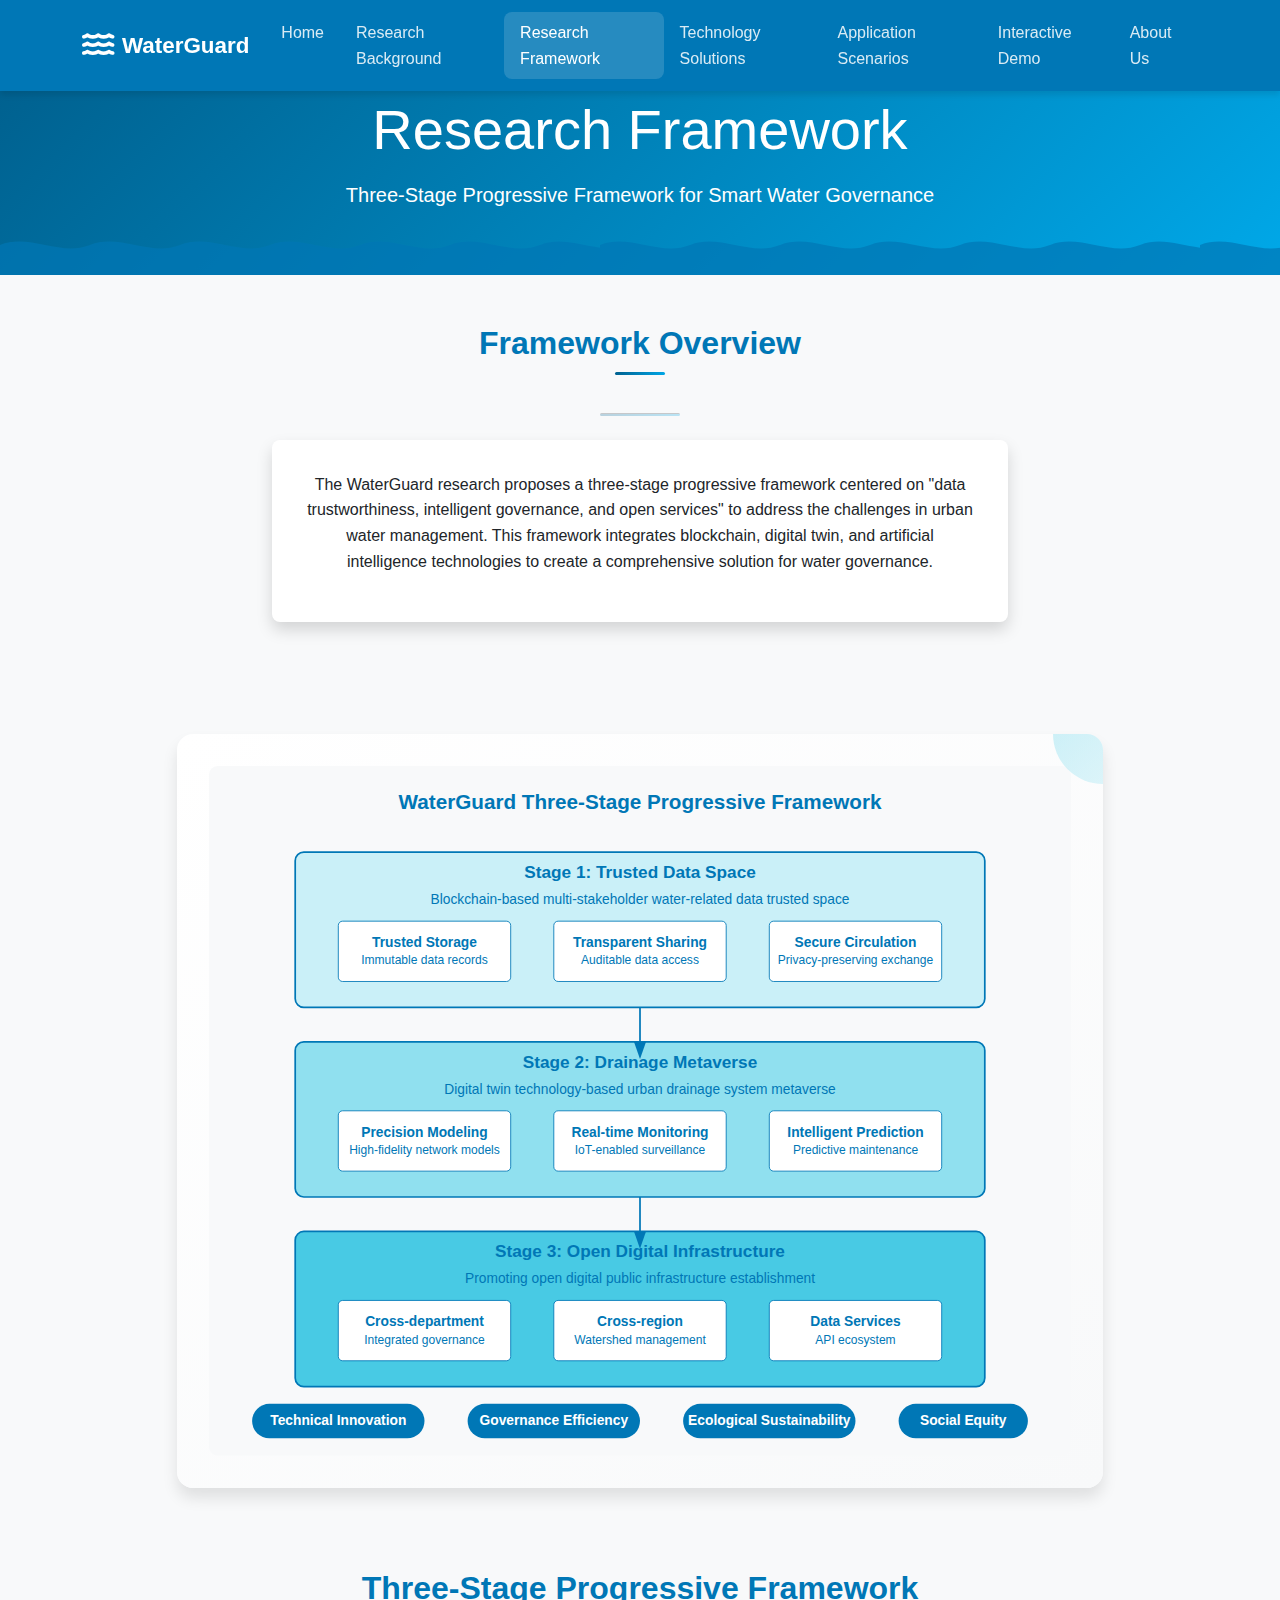
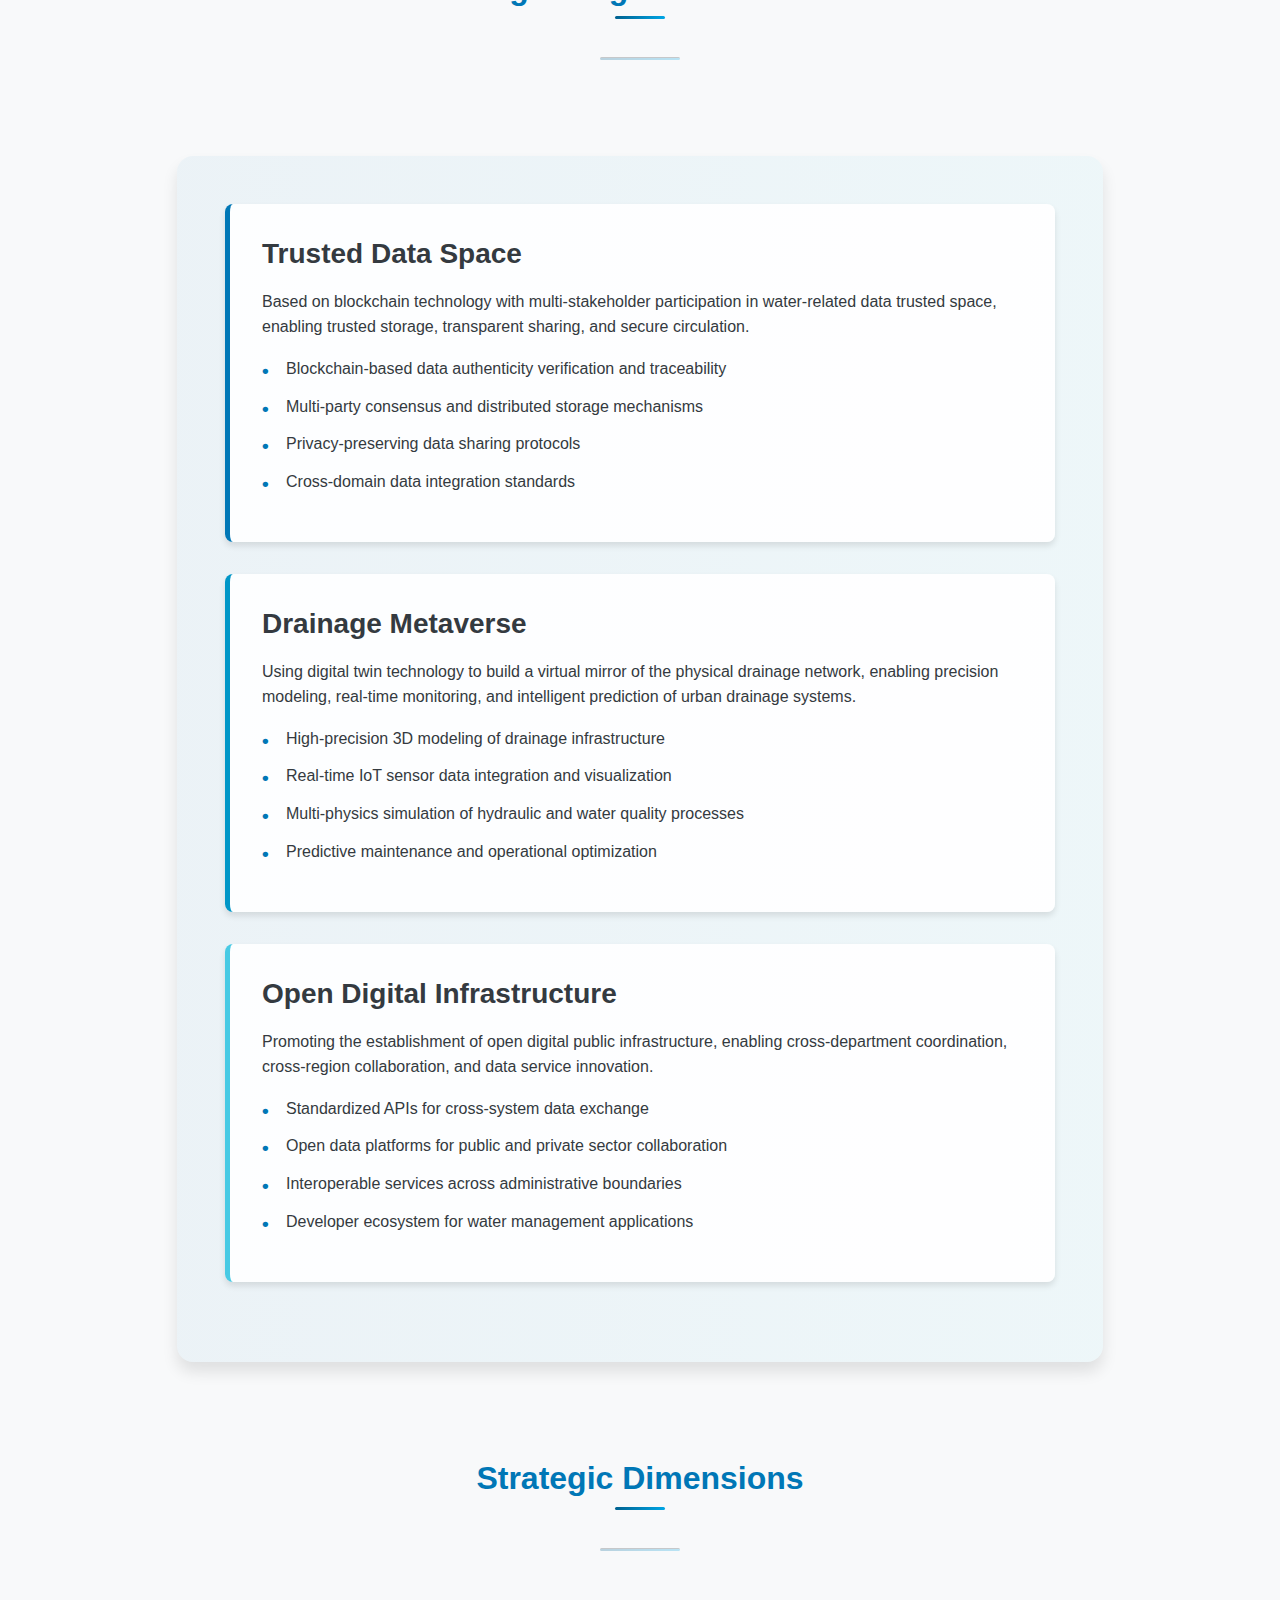
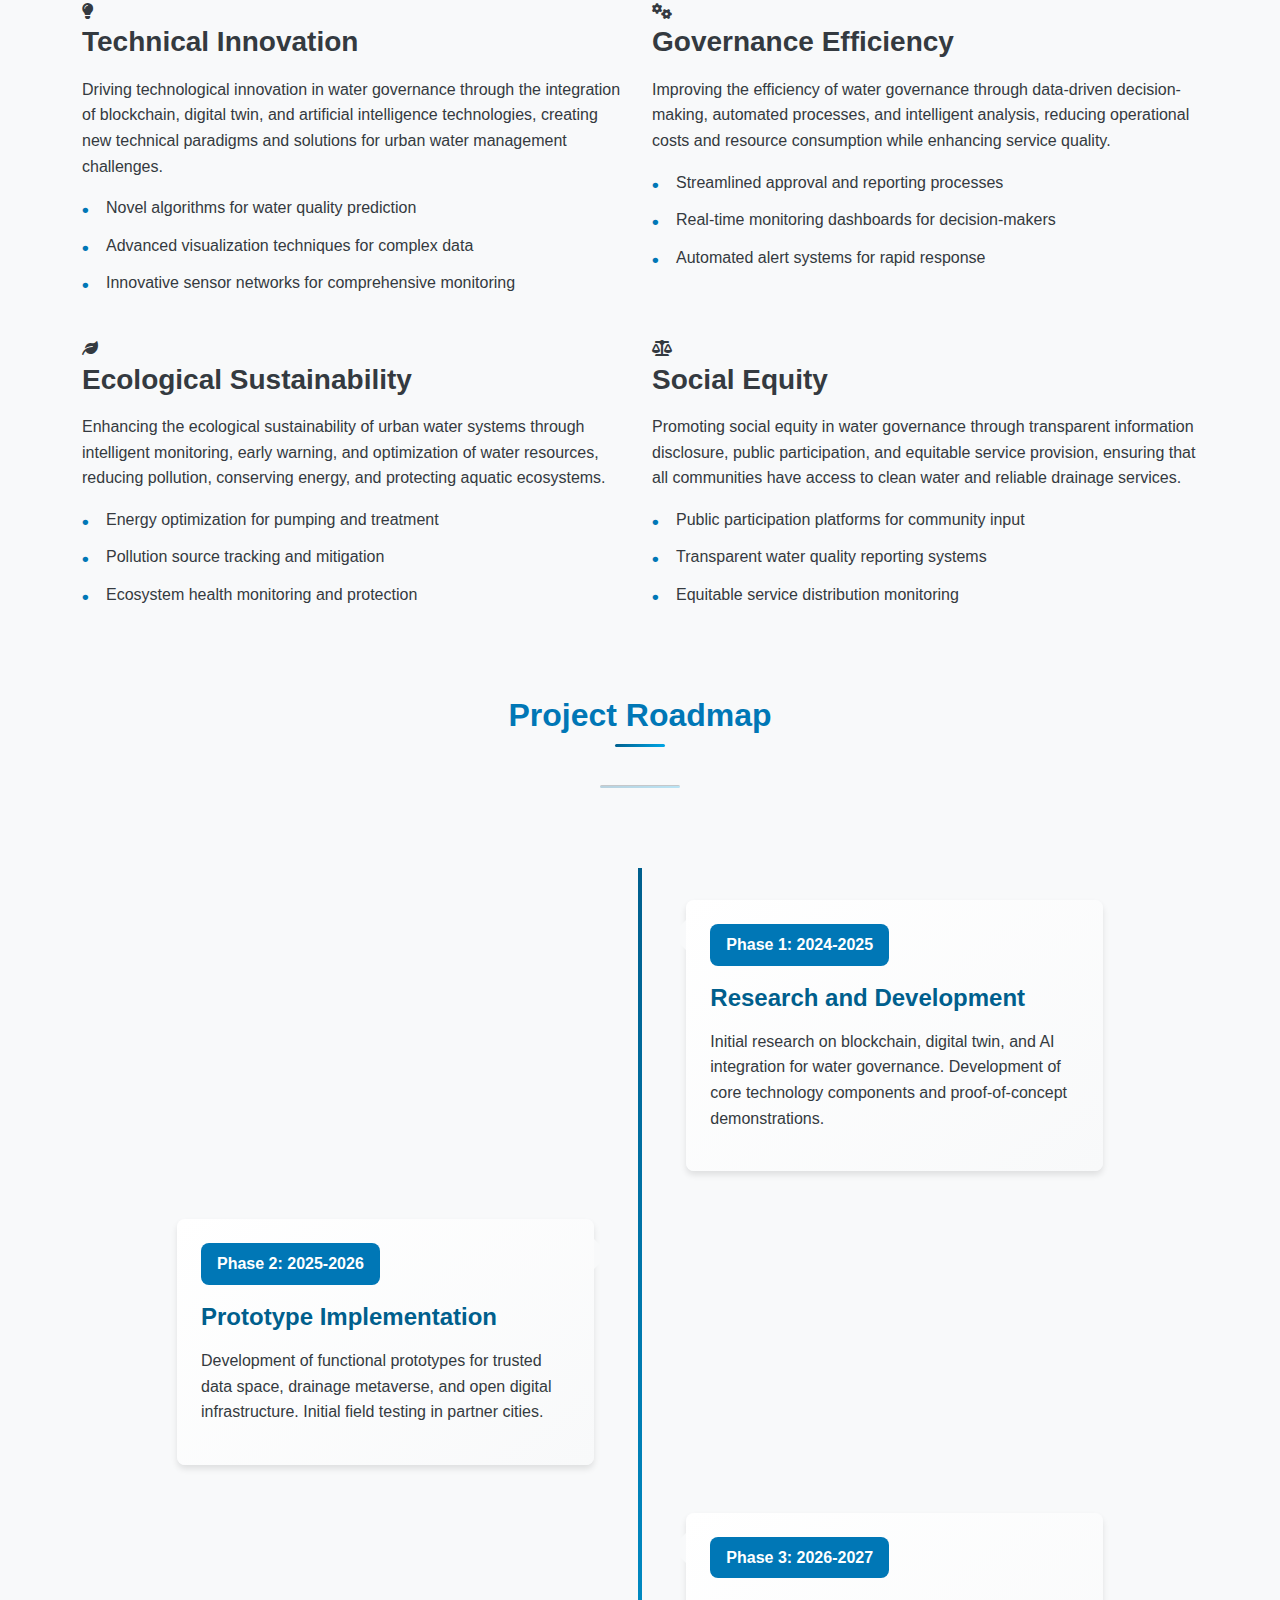
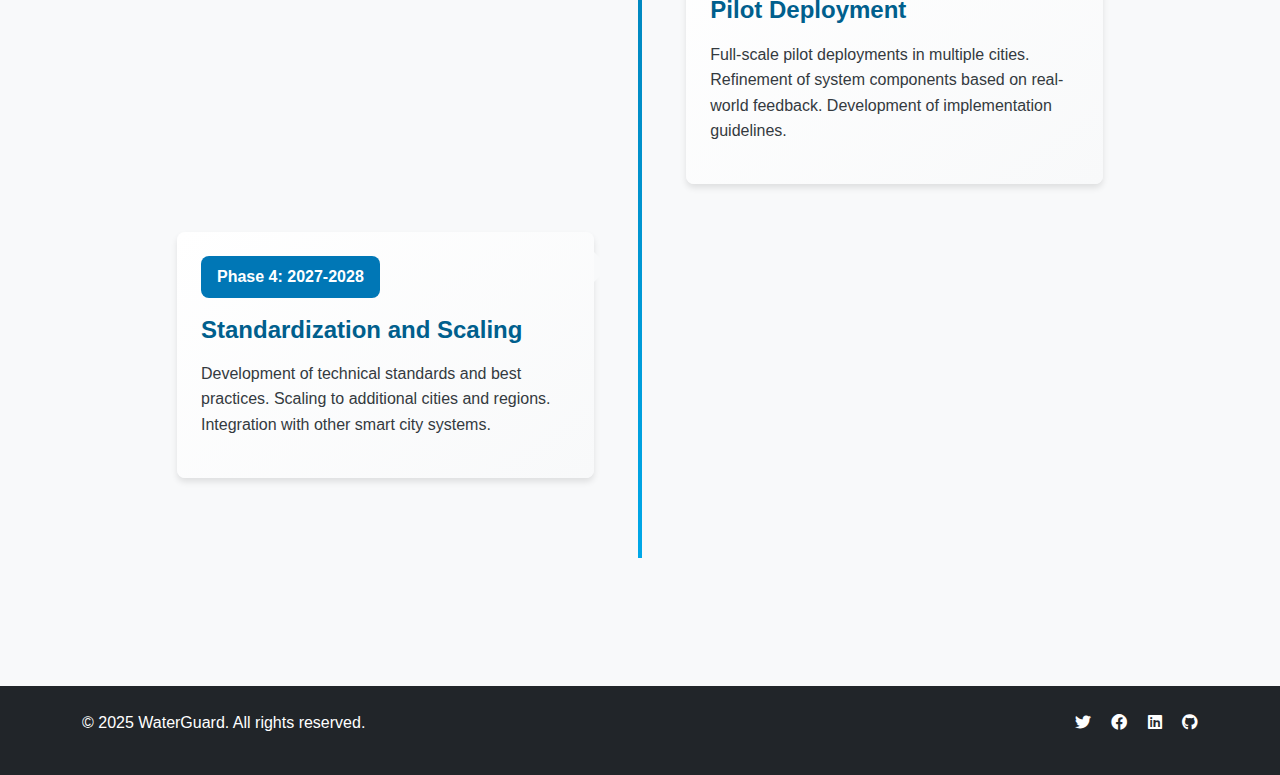
<file: framework.html>
<!DOCTYPE html>
<html lang="en">
<head>
    <meta charset="UTF-8">
    <meta name="viewport" content="width=device-width, initial-scale=1.0">
    <title>Research Framework - WaterGuard</title>
    <link href="https://cdn.jsdelivr.net/npm/bootstrap@5.3.0-alpha1/dist/css/bootstrap.min.css" rel="stylesheet">
    <link rel="stylesheet" href="css/styles.css">
    <link rel="stylesheet" href="https://cdnjs.cloudflare.com/ajax/libs/font-awesome/6.0.0-beta3/css/all.min.css">
</head>
<body>
    <!-- Navigation Bar -->
    <nav class="navbar navbar-expand-lg navbar-dark fixed-top">
        <div class="container">
            <a class="navbar-brand" href="index.html">
                <i class="fas fa-water me-2"></i>WaterGuard
            </a>
            <button class="navbar-toggler" type="button" data-bs-toggle="collapse" data-bs-target="#navbarNav" aria-controls="navbarNav" aria-expanded="false" aria-label="Toggle navigation">
                <span class="navbar-toggler-icon"></span>
            </button>
            <div class="collapse navbar-collapse" id="navbarNav">
                <ul class="navbar-nav ms-auto">
                    <li class="nav-item">
                        <a class="nav-link" href="index.html">Home</a>
                    </li>
                    <li class="nav-item">
                        <a class="nav-link" href="background.html">Research Background</a>
                    </li>
                    <li class="nav-item">
                        <a class="nav-link active" href="framework.html">Research Framework</a>
                    </li>
                    <li class="nav-item">
                        <a class="nav-link" href="technology.html">Technology Solutions</a>
                    </li>
                    <li class="nav-item">
                        <a class="nav-link" href="applications.html">Application Scenarios</a>
                    </li>
                    <li class="nav-item">
                        <a class="nav-link" href="demo.html">Interactive Demo</a>
                    </li>
                    <li class="nav-item">
                        <a class="nav-link" href="about.html">About Us</a>
                    </li>
                </ul>
            </div>
        </div>
    </nav>

    <!-- Page Title -->
    <header class="bg-primary text-white text-center py-5 mt-5">
        <div class="container">
            <h1 class="display-4">Research Framework</h1>
            <p class="lead">Three-Stage Progressive Framework for Smart Water Governance</p>
        </div>
    </header>

    <!-- Main Content -->
    <section class="py-5">
        <div class="container">
            <!-- Framework Overview -->
            <div class="row mb-5">
                <div class="col-lg-8 mx-auto text-center">
                    <h2 class="section-heading">Framework Overview</h2>
                    <hr class="divider my-4">
                    <div class="card shadow">
                        <div class="card-body">
                            <p>
                                The WaterGuard research proposes a three-stage progressive framework centered on "data trustworthiness, intelligent governance, and open services" to address the challenges in urban water management. This framework integrates blockchain, digital twin, and artificial intelligence technologies to create a comprehensive solution for water governance.
                            </p>
                        </div>
                    </div>
                </div>
            </div>

            <!-- Framework Diagram -->
            <div class="row mb-5">
                
                <div class="col-lg-10 mx-auto">
                    <div class="framework-diagram">
                        <svg width="100%" height="600" viewBox="0 0 1000 800" xmlns="http://www.w3.org/2000/svg">
                            <!-- Background -->
                            <rect width="1000" height="800" fill="#f8f9fa" rx="10" ry="10"/>
                            
                            <!-- Title -->
                            <text x="500" y="50" font-family="Arial" font-size="24" font-weight="bold" text-anchor="middle" fill="#0077b6">WaterGuard Three-Stage Progressive Framework</text>
                            
                            <!-- Stage 1: Trusted Data Space -->
                            <rect x="100" y="100" width="800" height="180" rx="10" ry="10" fill="#caf0f8" stroke="#0077b6" stroke-width="2"/>
                            <text x="500" y="130" font-family="Arial" font-size="20" font-weight="bold" text-anchor="middle" fill="#0077b6">Stage 1: Trusted Data Space</text>
                            <text x="500" y="160" font-family="Arial" font-size="16" text-anchor="middle" fill="#0077b6">Blockchain-based multi-stakeholder water-related data trusted space</text>
                            
                            <!-- Stage 1 Components -->
                            <rect x="150" y="180" width="200" height="70" rx="5" ry="5" fill="#ffffff" stroke="#0077b6" stroke-width="1"/>
                            <text x="250" y="210" font-family="Arial" font-size="16" font-weight="bold" text-anchor="middle" fill="#0077b6">Trusted Storage</text>
                            <text x="250" y="230" font-family="Arial" font-size="14" text-anchor="middle" fill="#0077b6">Immutable data records</text>
                            
                            <rect x="400" y="180" width="200" height="70" rx="5" ry="5" fill="#ffffff" stroke="#0077b6" stroke-width="1"/>
                            <text x="500" y="210" font-family="Arial" font-size="16" font-weight="bold" text-anchor="middle" fill="#0077b6">Transparent Sharing</text>
                            <text x="500" y="230" font-family="Arial" font-size="14" text-anchor="middle" fill="#0077b6">Auditable data access</text>
                            
                            <rect x="650" y="180" width="200" height="70" rx="5" ry="5" fill="#ffffff" stroke="#0077b6" stroke-width="1"/>
                            <text x="750" y="210" font-family="Arial" font-size="16" font-weight="bold" text-anchor="middle" fill="#0077b6">Secure Circulation</text>
                            <text x="750" y="230" font-family="Arial" font-size="14" text-anchor="middle" fill="#0077b6">Privacy-preserving exchange</text>
                            
                            <!-- Stage 2: Drainage Metaverse -->
                            <rect x="100" y="320" width="800" height="180" rx="10" ry="10" fill="#90e0ef" stroke="#0077b6" stroke-width="2"/>
                            <text x="500" y="350" font-family="Arial" font-size="20" font-weight="bold" text-anchor="middle" fill="#0077b6">Stage 2: Drainage Metaverse</text>
                            <text x="500" y="380" font-family="Arial" font-size="16" text-anchor="middle" fill="#0077b6">Digital twin technology-based urban drainage system metaverse</text>
                            
                            <!-- Stage 2 Components -->
                            <rect x="150" y="400" width="200" height="70" rx="5" ry="5" fill="#ffffff" stroke="#0077b6" stroke-width="1"/>
                            <text x="250" y="430" font-family="Arial" font-size="16" font-weight="bold" text-anchor="middle" fill="#0077b6">Precision Modeling</text>
                            <text x="250" y="450" font-family="Arial" font-size="14" text-anchor="middle" fill="#0077b6">High-fidelity network models</text>
                            
                            <rect x="400" y="400" width="200" height="70" rx="5" ry="5" fill="#ffffff" stroke="#0077b6" stroke-width="1"/>
                            <text x="500" y="430" font-family="Arial" font-size="16" font-weight="bold" text-anchor="middle" fill="#0077b6">Real-time Monitoring</text>
                            <text x="500" y="450" font-family="Arial" font-size="14" text-anchor="middle" fill="#0077b6">IoT-enabled surveillance</text>
                            
                            <rect x="650" y="400" width="200" height="70" rx="5" ry="5" fill="#ffffff" stroke="#0077b6" stroke-width="1"/>
                            <text x="750" y="430" font-family="Arial" font-size="16" font-weight="bold" text-anchor="middle" fill="#0077b6">Intelligent Prediction</text>
                            <text x="750" y="450" font-family="Arial" font-size="14" text-anchor="middle" fill="#0077b6">Predictive maintenance</text>
                            
                            <!-- Stage 3: Open Digital Infrastructure -->
                            <rect x="100" y="540" width="800" height="180" rx="10" ry="10" fill="#48cae4" stroke="#0077b6" stroke-width="2"/>
                            <text x="500" y="570" font-family="Arial" font-size="20" font-weight="bold" text-anchor="middle" fill="#0077b6">Stage 3: Open Digital Infrastructure</text>
                            <text x="500" y="600" font-family="Arial" font-size="16" text-anchor="middle" fill="#0077b6">Promoting open digital public infrastructure establishment</text>
                            
                            <!-- Stage 3 Components -->
                            <rect x="150" y="620" width="200" height="70" rx="5" ry="5" fill="#ffffff" stroke="#0077b6" stroke-width="1"/>
                            <text x="250" y="650" font-family="Arial" font-size="16" font-weight="bold" text-anchor="middle" fill="#0077b6">Cross-department</text>
                            <text x="250" y="670" font-family="Arial" font-size="14" text-anchor="middle" fill="#0077b6">Integrated governance</text>
                            
                            <rect x="400" y="620" width="200" height="70" rx="5" ry="5" fill="#ffffff" stroke="#0077b6" stroke-width="1"/>
                            <text x="500" y="650" font-family="Arial" font-size="16" font-weight="bold" text-anchor="middle" fill="#0077b6">Cross-region</text>
                            <text x="500" y="670" font-family="Arial" font-size="14" text-anchor="middle" fill="#0077b6">Watershed management</text>
                            
                            <rect x="650" y="620" width="200" height="70" rx="5" ry="5" fill="#ffffff" stroke="#0077b6" stroke-width="1"/>
                            <text x="750" y="650" font-family="Arial" font-size="16" font-weight="bold" text-anchor="middle" fill="#0077b6">Data Services</text>
                            <text x="750" y="670" font-family="Arial" font-size="14" text-anchor="middle" fill="#0077b6">API ecosystem</text>
                            
                            <!-- Connecting Arrows -->
                            <defs>
                                <marker id="arrowhead" markerWidth="10" markerHeight="7" refX="0" refY="3.5" orient="auto">
                                    <polygon points="0 0, 10 3.5, 0 7" fill="#0077b6"/>
                                </marker>
                            </defs>
                            
                            <line x1="500" y1="280" x2="500" y2="320" stroke="#0077b6" stroke-width="2" marker-end="url(#arrowhead)"/>
                            <line x1="500" y1="500" x2="500" y2="540" stroke="#0077b6" stroke-width="2" marker-end="url(#arrowhead)"/>
                            
                            <!-- Strategic Dimensions -->
                            <rect x="50" y="740" width="200" height="40" rx="20" ry="20" fill="#0077b6"/>
                            <text x="150" y="765" font-family="Arial" font-size="16" font-weight="bold" text-anchor="middle" fill="white">Technical Innovation</text>
                            
                            <rect x="300" y="740" width="200" height="40" rx="20" ry="20" fill="#0077b6"/>
                            <text x="400" y="765" font-family="Arial" font-size="16" font-weight="bold" text-anchor="middle" fill="white">Governance Efficiency</text>
                            
                            <rect x="550" y="740" width="200" height="40" rx="20" ry="20" fill="#0077b6"/>
                            <text x="650" y="765" font-family="Arial" font-size="16" font-weight="bold" text-anchor="middle" fill="white">Ecological Sustainability</text>
                            
                            <rect x="800" y="740" width="150" height="40" rx="20" ry="20" fill="#0077b6"/>
                            <text x="875" y="765" font-family="Arial" font-size="16" font-weight="bold" text-anchor="middle" fill="white">Social Equity</text>
                        </svg>
                    </div>
                </div>
            </div>

            <!-- Three-Stage Progressive Framework -->
            <div class="row mb-5">
                <div class="col-12 text-center mb-4">
                    <h2 class="section-heading">Three-Stage Progressive Framework</h2>
                    <hr class="divider my-4">
                </div>
                
                <div class="col-lg-10 mx-auto">
                    <div class="tech-integration-section">
                        <div class="tech-integration-item">
                            <h3>Trusted Data Space</h3>
                            <p>
                                Based on blockchain technology with multi-stakeholder participation in water-related data trusted space, enabling trusted storage, transparent sharing, and secure circulation.
                            </p>
                            <ul class="feature-list">
                                <li>Blockchain-based data authenticity verification and traceability</li>
                                <li>Multi-party consensus and distributed storage mechanisms</li>
                                <li>Privacy-preserving data sharing protocols</li>
                                <li>Cross-domain data integration standards</li>
                            </ul>
                        </div>
                        
                        <div class="tech-integration-item">
                            <h3>Drainage Metaverse</h3>
                            <p>
                                Using digital twin technology to build a virtual mirror of the physical drainage network, enabling precision modeling, real-time monitoring, and intelligent prediction of urban drainage systems.
                            </p>
                            <ul class="feature-list">
                                <li>High-precision 3D modeling of drainage infrastructure</li>
                                <li>Real-time IoT sensor data integration and visualization</li>
                                <li>Multi-physics simulation of hydraulic and water quality processes</li>
                                <li>Predictive maintenance and operational optimization</li>
                            </ul>
                        </div>
                        
                        <div class="tech-integration-item">
                            <h3>Open Digital Infrastructure</h3>
                            <p>
                                Promoting the establishment of open digital public infrastructure, enabling cross-department coordination, cross-region collaboration, and data service innovation.
                            </p>
                            <ul class="feature-list">
                                <li>Standardized APIs for cross-system data exchange</li>
                                <li>Open data platforms for public and private sector collaboration</li>
                                <li>Interoperable services across administrative boundaries</li>
                                <li>Developer ecosystem for water management applications</li>
                            </ul>
                        </div>
                    </div>
                </div>
            </div>

            <!-- Strategic Dimensions -->
            <div class="row mb-5">
                <div class="col-12 text-center mb-4">
                    <h2 class="section-heading">Strategic Dimensions</h2>
                    <hr class="divider my-4">
                </div>
                
                <div class="col-md-6 mb-4">
                    <div class="strategy-card h-100">
                        <div class="strategy-icon">
                            <i class="fas fa-lightbulb"></i>
                        </div>
                        <h3>Technical Innovation</h3>
                        <p>
                            Driving technological innovation in water governance through the integration of blockchain, digital twin, and artificial intelligence technologies, creating new technical paradigms and solutions for urban water management challenges.
                        </p>
                        <ul class="feature-list">
                            <li>Novel algorithms for water quality prediction</li>
                            <li>Advanced visualization techniques for complex data</li>
                            <li>Innovative sensor networks for comprehensive monitoring</li>
                        </ul>
                    </div>
                </div>
                
                <div class="col-md-6 mb-4">
                    <div class="strategy-card h-100">
                        <div class="strategy-icon">
                            <i class="fas fa-cogs"></i>
                        </div>
                        <h3>Governance Efficiency</h3>
                        <p>
                            Improving the efficiency of water governance through data-driven decision-making, automated processes, and intelligent analysis, reducing operational costs and resource consumption while enhancing service quality.
                        </p>
                        <ul class="feature-list">
                            <li>Streamlined approval and reporting processes</li>
                            <li>Real-time monitoring dashboards for decision-makers</li>
                            <li>Automated alert systems for rapid response</li>
                        </ul>
                    </div>
                </div>
                
                <div class="col-md-6 mb-4">
                    <div class="strategy-card h-100">
                        <div class="strategy-icon">
                            <i class="fas fa-leaf"></i>
                        </div>
                        <h3>Ecological Sustainability</h3>
                        <p>
                            Enhancing the ecological sustainability of urban water systems through intelligent monitoring, early warning, and optimization of water resources, reducing pollution, conserving energy, and protecting aquatic ecosystems.
                        </p>
                        <ul class="feature-list">
                            <li>Energy optimization for pumping and treatment</li>
                            <li>Pollution source tracking and mitigation</li>
                            <li>Ecosystem health monitoring and protection</li>
                        </ul>
                    </div>
                </div>
                
                <div class="col-md-6 mb-4">
                    <div class="strategy-card h-100">
                        <div class="strategy-icon">
                            <i class="fas fa-balance-scale"></i>
                        </div>
                        <h3>Social Equity</h3>
                        <p>
                            Promoting social equity in water governance through transparent information disclosure, public participation, and equitable service provision, ensuring that all communities have access to clean water and reliable drainage services.
                        </p>
                        <ul class="feature-list">
                            <li>Public participation platforms for community input</li>
                            <li>Transparent water quality reporting systems</li>
                            <li>Equitable service distribution monitoring</li>
                        </ul>
                    </div>
                </div>
            </div>

            <!-- Project Roadmap -->
            <div class="row mb-5">
                <div class="col-12 text-center mb-4">
                    <h2 class="section-heading">Project Roadmap</h2>
                    <hr class="divider my-4">
                </div>
                
                <div class="col-lg-10 mx-auto">
                    <div class="roadmap-section">
                        <div class="roadmap-container">
                            <div class="roadmap-item">
                                <div class="roadmap-content">
                                    <div class="roadmap-date">Phase 1: 2024-2025</div>
                                    <h4 class="roadmap-title">Research and Development</h4>
                                    <p>Initial research on blockchain, digital twin, and AI integration for water governance. Development of core technology components and proof-of-concept demonstrations.</p>
                                </div>
                            </div>
                            
                            <div class="roadmap-item">
                                <div class="roadmap-content">
                                    <div class="roadmap-date">Phase 2: 2025-2026</div>
                                    <h4 class="roadmap-title">Prototype Implementation</h4>
                                    <p>Development of functional prototypes for trusted data space, drainage metaverse, and open digital infrastructure. Initial field testing in partner cities.</p>
                                </div>
                            </div>
                            
                            <div class="roadmap-item">
                                <div class="roadmap-content">
                                    <div class="roadmap-date">Phase 3: 2026-2027</div>
                                    <h4 class="roadmap-title">Pilot Deployment</h4>
                                    <p>Full-scale pilot deployments in multiple cities. Refinement of system components based on real-world feedback. Development of implementation guidelines.</p>
                                </div>
                            </div>
                            
                            <div class="roadmap-item">
                                <div class="roadmap-content">
                                    <div class="roadmap-date">Phase 4: 2027-2028</div>
                                    <h4 class="roadmap-title">Standardization and Scaling</h4>
                                    <p>Development of technical standards and best practices. Scaling to additional cities and regions. Integration with other smart city systems.</p>
                                </div>
                            </div>
                        </div>
                    </div>
                </div>
            </div>
        </div>
    </section>

    <!-- Footer -->
    <footer class="bg-dark text-white py-4">
        <div class="container">
            <div class="row">
                <div class="col-md-6 text-center text-md-start">
                    <p>&copy; 2025 WaterGuard. All rights reserved.</p>
                </div>
                <div class="col-md-6 text-center text-md-end">
                    <a href="#" class="text-white me-3"><i class="fab fa-twitter"></i></a>
                    <a href="#" class="text-white me-3"><i class="fab fa-facebook"></i></a>
                    <a href="#" class="text-white me-3"><i class="fab fa-linkedin"></i></a>
                    <a href="#" class="text-white"><i class="fab fa-github"></i></a>
                </div>
            </div>
        </div>
    </footer>

    <!-- Scroll to top button -->
    <div class="scroll-top" id="scrollTop">
        <i class="fas fa-arrow-up"></i>
    </div>

    <script src="https://cdn.jsdelivr.net/npm/bootstrap@5.3.0-alpha1/dist/js/bootstrap.bundle.min.js"></script>
    <script src="https://cdnjs.cloudflare.com/ajax/libs/jquery/3.6.0/jquery.min.js"></script>
    <script src="js/main.js"></script>
    <script>
        // Scroll to top functionality
        const scrollTopBtn = document.getElementById('scrollTop');
        
        window.addEventListener('scroll', function() {
            if (window.pageYOffset > 300) {
                scrollTopBtn.classList.add('show');
            } else {
                scrollTopBtn.classList.remove('show');
            }
        });
        
        scrollTopBtn.addEventListener('click', function() {
            window.scrollTo({
                top: 0,
                behavior: 'smooth'
            });
        });
        
        // Add fade-in animation to elements
        document.addEventListener('DOMContentLoaded', function() {
            const elements = document.querySelectorAll('.tech-integration-item, .strategy-card, .roadmap-item');
            
            const observer = new IntersectionObserver((entries) => {
                entries.forEach(entry => {
                    if (entry.isIntersecting) {
                        entry.target.classList.add('fade-in');
                        observer.unobserve(entry.target);
                    }
                });
            }, {
                threshold: 0.1
            });
            
            elements.forEach(element => {
                observer.observe(element);
            });
        });
    </script>
</body>
</html>
</file>
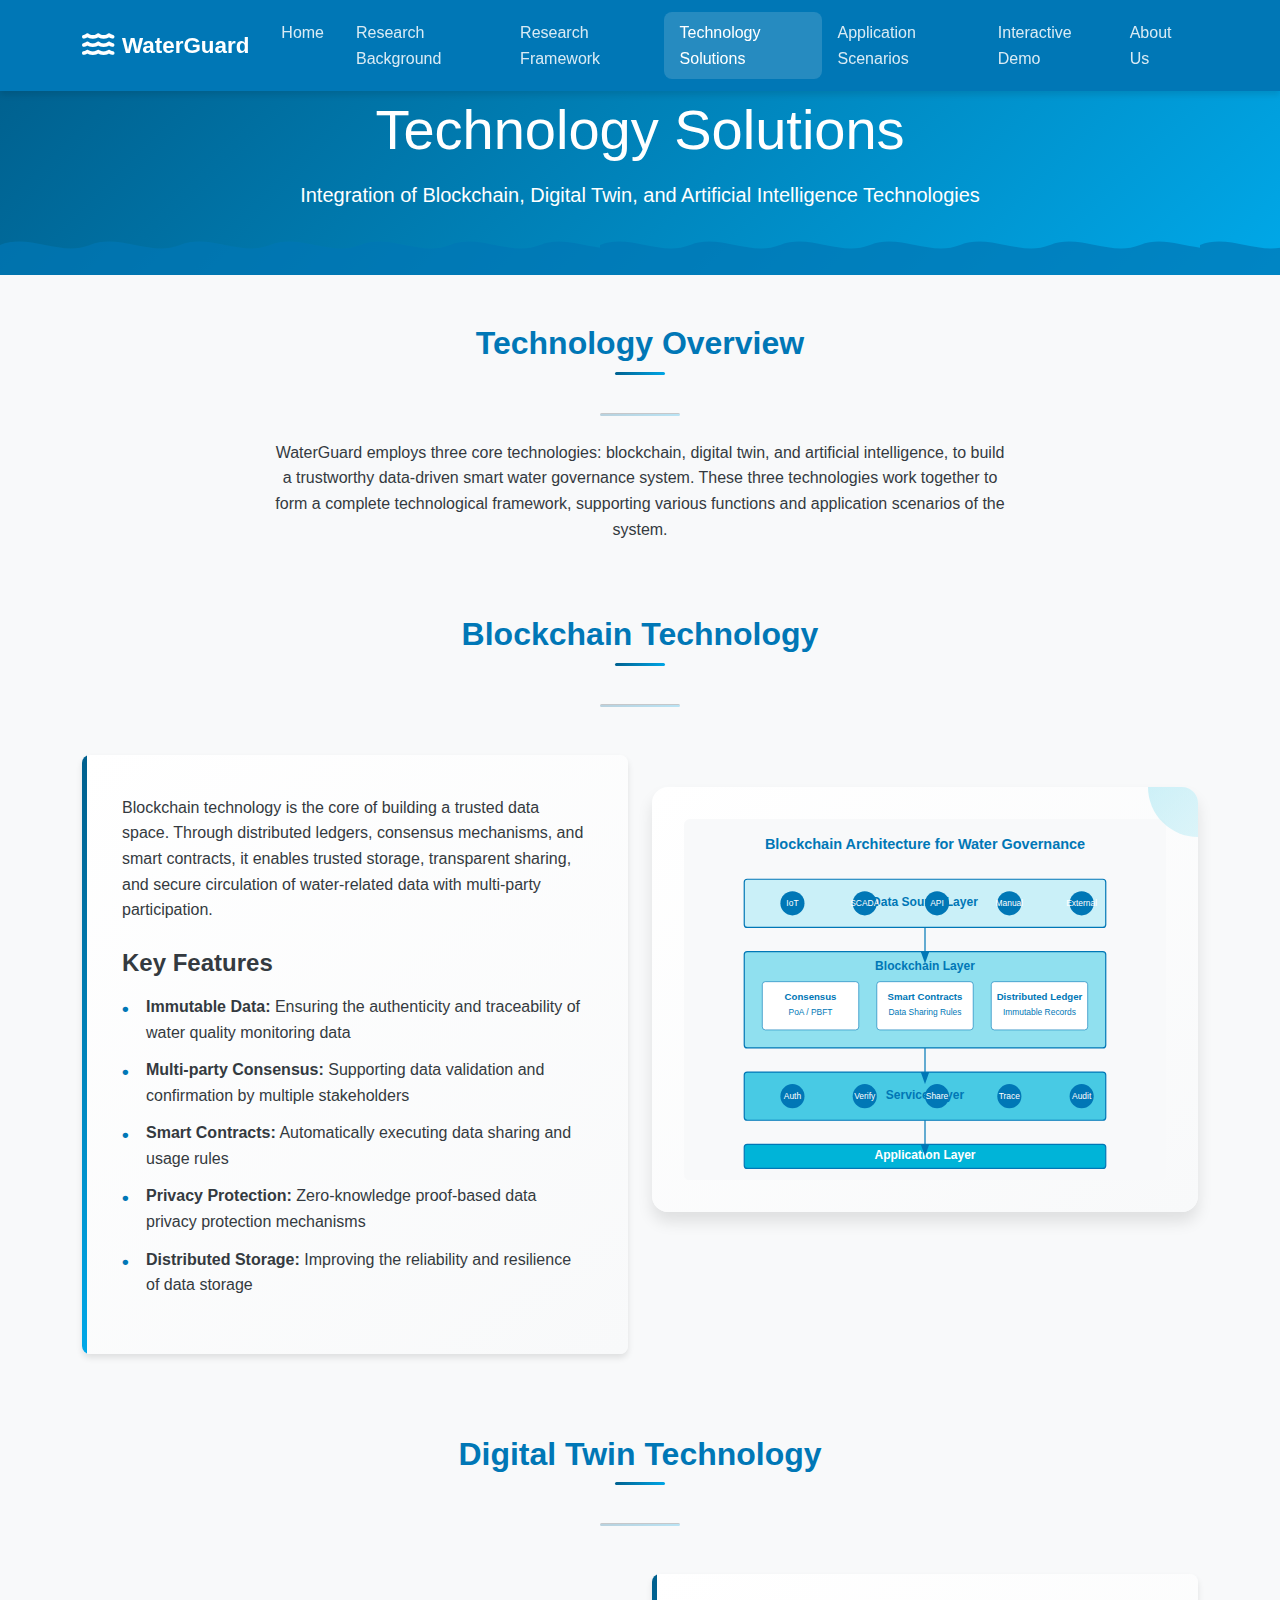
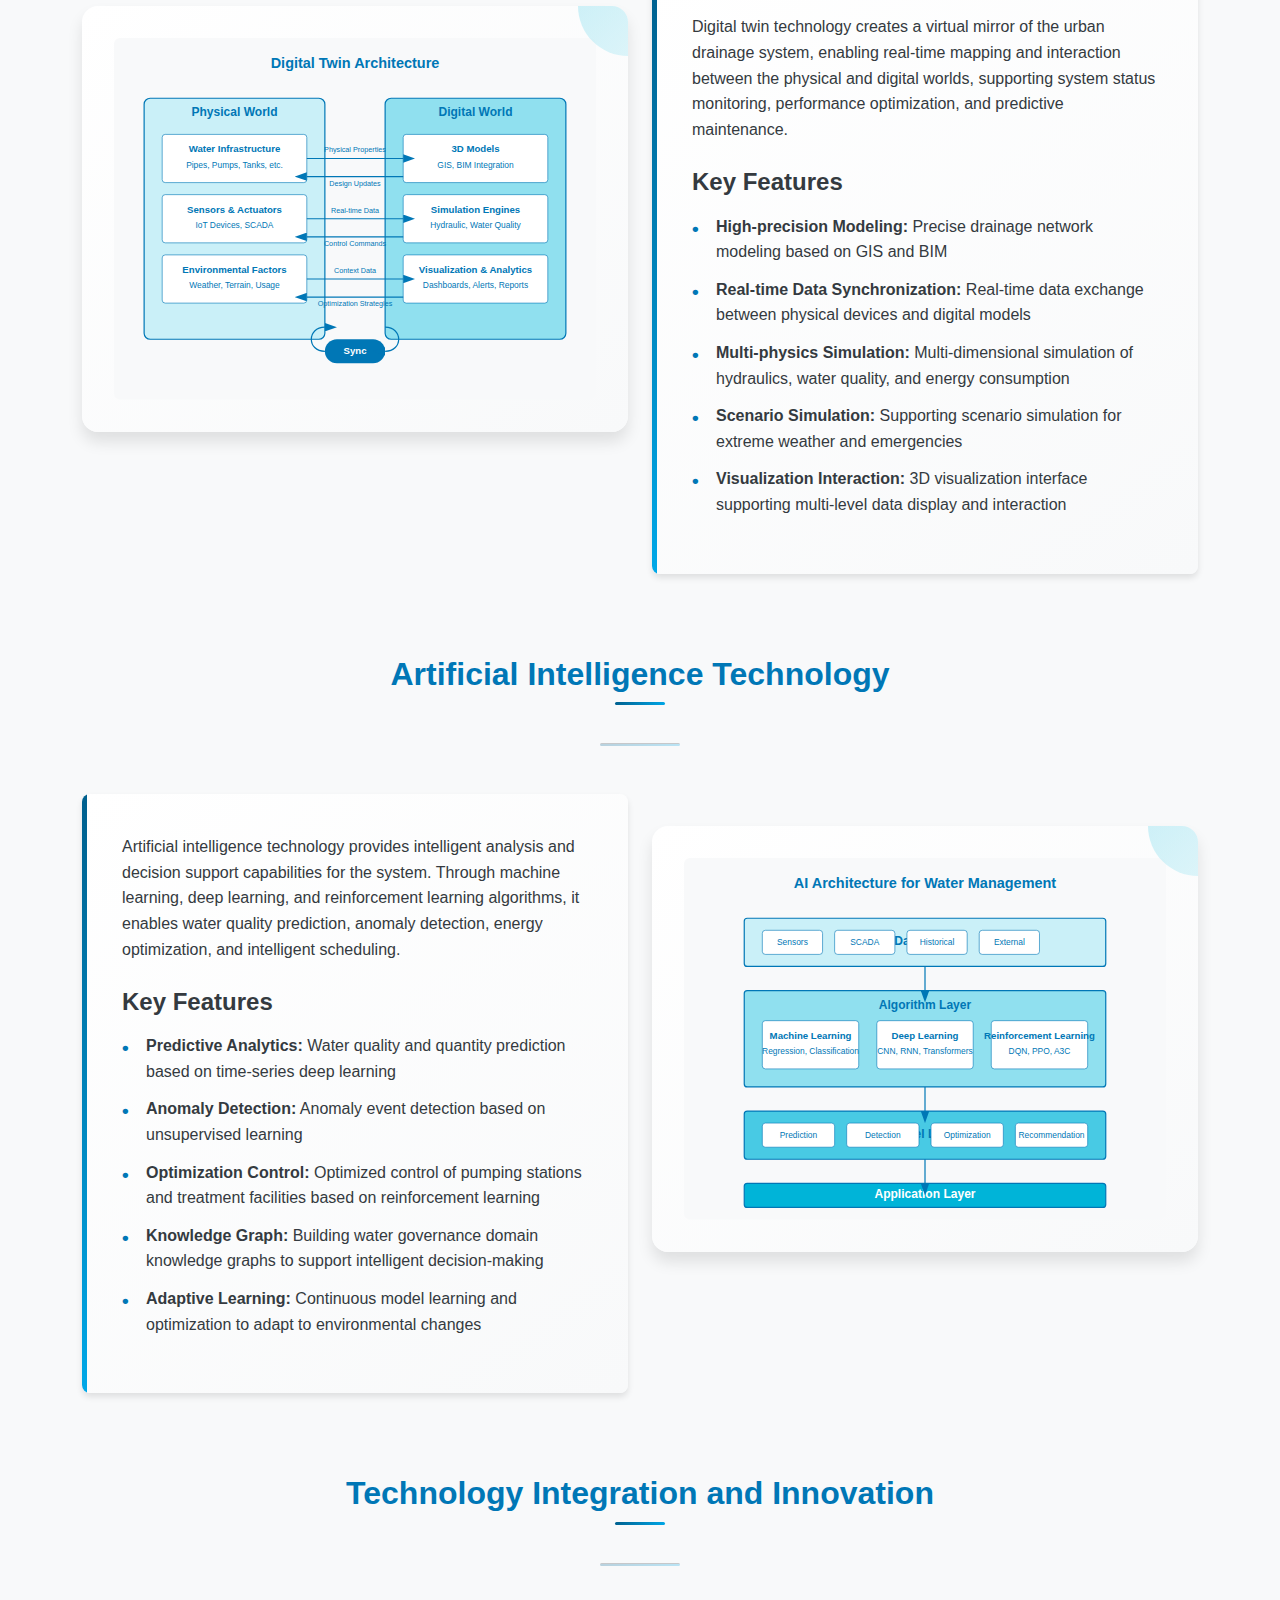
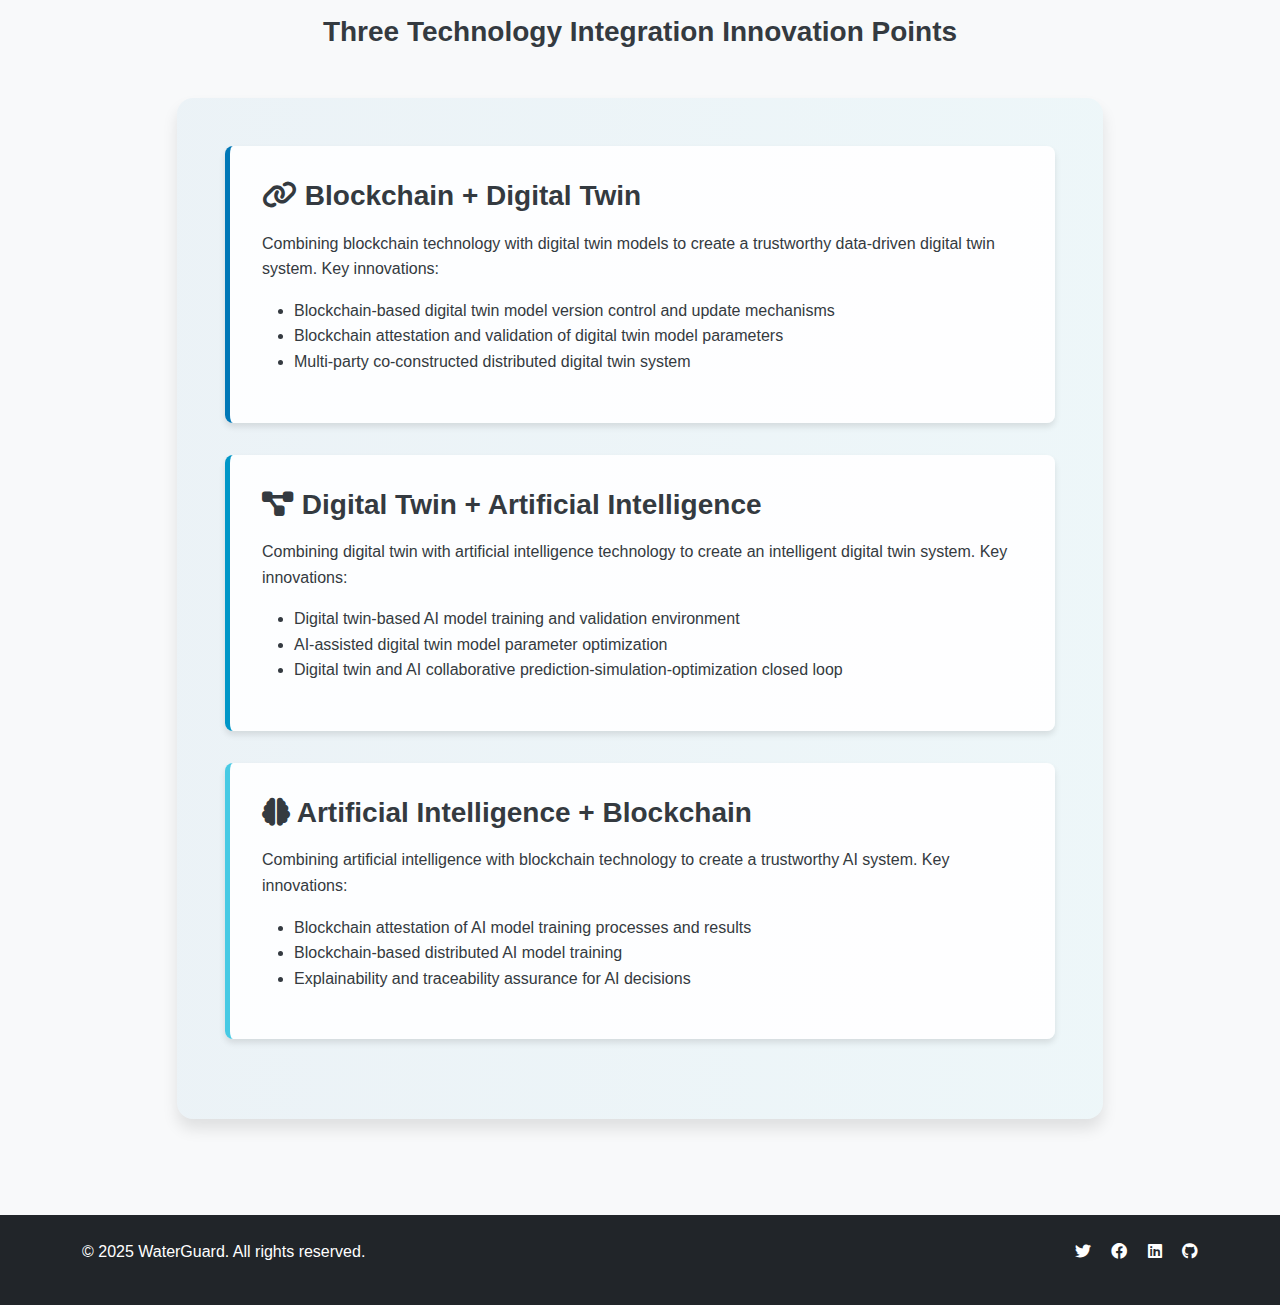
<file: technology.html>
<!DOCTYPE html>
<html lang="en">
<head>
    <meta charset="UTF-8">
    <meta name="viewport" content="width=device-width, initial-scale=1.0">
    <title>Technology Solutions - WaterGuard</title>
    <link href="https://cdn.jsdelivr.net/npm/bootstrap@5.3.0-alpha1/dist/css/bootstrap.min.css" rel="stylesheet">
    <link rel="stylesheet" href="css/styles.css">
    <link rel="stylesheet" href="https://cdnjs.cloudflare.com/ajax/libs/font-awesome/6.0.0-beta3/css/all.min.css">
</head>
<body>
    <!-- Navigation Bar -->
    <nav class="navbar navbar-expand-lg navbar-dark fixed-top">
        <div class="container">
            <a class="navbar-brand" href="index.html">
                <i class="fas fa-water me-2"></i>WaterGuard
            </a>
            <button class="navbar-toggler" type="button" data-bs-toggle="collapse" data-bs-target="#navbarNav" aria-controls="navbarNav" aria-expanded="false" aria-label="Toggle navigation">
                <span class="navbar-toggler-icon"></span>
            </button>
            <div class="collapse navbar-collapse" id="navbarNav">
                <ul class="navbar-nav ms-auto">
                    <li class="nav-item">
                        <a class="nav-link" href="index.html">Home</a>
                    </li>
                    <li class="nav-item">
                        <a class="nav-link" href="background.html">Research Background</a>
                    </li>
                    <li class="nav-item">
                        <a class="nav-link" href="framework.html">Research Framework</a>
                    </li>
                    <li class="nav-item">
                        <a class="nav-link active" href="technology.html">Technology Solutions</a>
                    </li>
                    <li class="nav-item">
                        <a class="nav-link" href="applications.html">Application Scenarios</a>
                    </li>
                    <li class="nav-item">
                        <a class="nav-link" href="demo.html">Interactive Demo</a>
                    </li>
                    <li class="nav-item">
                        <a class="nav-link" href="about.html">About Us</a>
                    </li>
                </ul>
            </div>
        </div>
    </nav>

    <!-- Page Title -->
    <header class="bg-primary text-white text-center py-5 mt-5">
        <div class="container">
            <h1 class="display-4">Technology Solutions</h1>
            <p class="lead">Integration of Blockchain, Digital Twin, and Artificial Intelligence Technologies</p>
        </div>
    </header>

    <!-- Main Content -->
    <section class="py-5">
        <div class="container">
            <!-- Technology Overview -->
            <div class="row mb-5">
                <div class="col-lg-8 mx-auto text-center">
                    <h2 class="section-heading">Technology Overview</h2>
                    <hr class="divider my-4">
                    <p class="mb-4">
                        WaterGuard employs three core technologies: blockchain, digital twin, and artificial intelligence, to build a trustworthy data-driven smart water governance system. These three technologies work together to form a complete technological framework, supporting various functions and application scenarios of the system.
                    </p>
                </div>
            </div>

            <!-- Blockchain Technology -->
            <div class="row mb-5">
                <div class="col-12 text-center mb-4">
                    <h2 class="section-heading">Blockchain Technology</h2>
                    <hr class="divider my-4">
                </div>
                
                <div class="col-lg-6">
                    <div class="tech-card">
                        <p>
                            Blockchain technology is the core of building a trusted data space. Through distributed ledgers, consensus mechanisms, and smart contracts, it enables trusted storage, transparent sharing, and secure circulation of water-related data with multi-party participation.
                        </p>
                        
                        <h4 class="mt-4">Key Features</h4>
                        <ul class="feature-list">
                            <li><strong>Immutable Data:</strong> Ensuring the authenticity and traceability of water quality monitoring data</li>
                            <li><strong>Multi-party Consensus:</strong> Supporting data validation and confirmation by multiple stakeholders</li>
                            <li><strong>Smart Contracts:</strong> Automatically executing data sharing and usage rules</li>
                            <li><strong>Privacy Protection:</strong> Zero-knowledge proof-based data privacy protection mechanisms</li>
                            <li><strong>Distributed Storage:</strong> Improving the reliability and resilience of data storage</li>
                        </ul>
                    </div>
                </div>
                <div class="col-lg-6">
                    <div class="framework-diagram">
                        <svg width="100%" height="300" viewBox="0 0 800 600" xmlns="http://www.w3.org/2000/svg">
                            <!-- Background -->
                            <rect width="800" height="600" fill="#f8f9fa" rx="10" ry="10"/>
                            
                            <!-- Title -->
                            <text x="400" y="50" font-family="Arial" font-size="24" font-weight="bold" text-anchor="middle" fill="#0077b6">Blockchain Architecture for Water Governance</text>
                            
                            <!-- Layers -->
                            <g>
                                <!-- Data Source Layer -->
                                <rect x="100" y="100" width="600" height="80" rx="5" ry="5" fill="#caf0f8" stroke="#0077b6" stroke-width="2"/>
                                <text x="400" y="145" font-family="Arial" font-size="20" font-weight="bold" text-anchor="middle" fill="#0077b6">Data Source Layer</text>
                                
                                <!-- Icons -->
                                <circle cx="180" cy="140" r="20" fill="#0077b6"/>
                                <text x="180" y="145" font-family="Arial" font-size="14" text-anchor="middle" fill="white">IoT</text>
                                
                                <circle cx="300" cy="140" r="20" fill="#0077b6"/>
                                <text x="300" y="145" font-family="Arial" font-size="14" text-anchor="middle" fill="white">SCADA</text>
                                
                                <circle cx="420" cy="140" r="20" fill="#0077b6"/>
                                <text x="420" y="145" font-family="Arial" font-size="14" text-anchor="middle" fill="white">API</text>
                                
                                <circle cx="540" cy="140" r="20" fill="#0077b6"/>
                                <text x="540" y="145" font-family="Arial" font-size="14" text-anchor="middle" fill="white">Manual</text>
                                
                                <circle cx="660" cy="140" r="20" fill="#0077b6"/>
                                <text x="660" y="145" font-family="Arial" font-size="14" text-anchor="middle" fill="white">External</text>
                            </g>
                            
                            <g>
                                <!-- Blockchain Layer -->
                                <rect x="100" y="220" width="600" height="160" rx="5" ry="5" fill="#90e0ef" stroke="#0077b6" stroke-width="2"/>
                                <text x="400" y="250" font-family="Arial" font-size="20" font-weight="bold" text-anchor="middle" fill="#0077b6">Blockchain Layer</text>
                                
                                <!-- Components -->
                                <rect x="130" y="270" width="160" height="80" rx="5" ry="5" fill="#ffffff" stroke="#0077b6" stroke-width="1"/>
                                <text x="210" y="300" font-family="Arial" font-size="16" font-weight="bold" text-anchor="middle" fill="#0077b6">Consensus</text>
                                <text x="210" y="325" font-family="Arial" font-size="14" text-anchor="middle" fill="#0077b6">PoA / PBFT</text>
                                
                                <rect x="320" y="270" width="160" height="80" rx="5" ry="5" fill="#ffffff" stroke="#0077b6" stroke-width="1"/>
                                <text x="400" y="300" font-family="Arial" font-size="16" font-weight="bold" text-anchor="middle" fill="#0077b6">Smart Contracts</text>
                                <text x="400" y="325" font-family="Arial" font-size="14" text-anchor="middle" fill="#0077b6">Data Sharing Rules</text>
                                
                                <rect x="510" y="270" width="160" height="80" rx="5" ry="5" fill="#ffffff" stroke="#0077b6" stroke-width="1"/>
                                <text x="590" y="300" font-family="Arial" font-size="16" font-weight="bold" text-anchor="middle" fill="#0077b6">Distributed Ledger</text>
                                <text x="590" y="325" font-family="Arial" font-size="14" text-anchor="middle" fill="#0077b6">Immutable Records</text>
                            </g>
                            
                            <g>
                                <!-- Service Layer -->
                                <rect x="100" y="420" width="600" height="80" rx="5" ry="5" fill="#48cae4" stroke="#0077b6" stroke-width="2"/>
                                <text x="400" y="465" font-family="Arial" font-size="20" font-weight="bold" text-anchor="middle" fill="#0077b6">Service Layer</text>
                                
                                <!-- Icons -->
                                <circle cx="180" cy="460" r="20" fill="#0077b6"/>
                                <text x="180" y="465" font-family="Arial" font-size="14" text-anchor="middle" fill="white">Auth</text>
                                
                                <circle cx="300" cy="460" r="20" fill="#0077b6"/>
                                <text x="300" y="465" font-family="Arial" font-size="14" text-anchor="middle" fill="white">Verify</text>
                                
                                <circle cx="420" cy="460" r="20" fill="#0077b6"/>
                                <text x="420" y="465" font-family="Arial" font-size="14" text-anchor="middle" fill="white">Share</text>
                                
                                <circle cx="540" cy="460" r="20" fill="#0077b6"/>
                                <text x="540" y="465" font-family="Arial" font-size="14" text-anchor="middle" fill="white">Trace</text>
                                
                                <circle cx="660" cy="460" r="20" fill="#0077b6"/>
                                <text x="660" y="465" font-family="Arial" font-size="14" text-anchor="middle" fill="white">Audit</text>
                            </g>
                            
                            <g>
                                <!-- Application Layer -->
                                <rect x="100" y="540" width="600" height="40" rx="5" ry="5" fill="#00b4d8" stroke="#0077b6" stroke-width="2"/>
                                <text x="400" y="565" font-family="Arial" font-size="20" font-weight="bold" text-anchor="middle" fill="white">Application Layer</text>
                            </g>
                            
                            <!-- Arrows -->
                            <defs>
                                <marker id="arrowhead" markerWidth="10" markerHeight="7" refX="0" refY="3.5" orient="auto">
                                    <polygon points="0 0, 10 3.5, 0 7" fill="#0077b6"/>
                                </marker>
                            </defs>
                            
                            <line x1="400" y1="180" x2="400" y2="220" stroke="#0077b6" stroke-width="2" marker-end="url(#arrowhead)"/>
                            <line x1="400" y1="380" x2="400" y2="420" stroke="#0077b6" stroke-width="2" marker-end="url(#arrowhead)"/>
                            <line x1="400" y1="500" x2="400" y2="540" stroke="#0077b6" stroke-width="2" marker-end="url(#arrowhead)"/>
                        </svg>
                    </div>
                </div>
            </div>

            <!-- Digital Twin Technology -->
            <div class="row mb-5">
                <div class="col-12 text-center mb-4">
                    <h2 class="section-heading">Digital Twin Technology</h2>
                    <hr class="divider my-4">
                </div>
                
                <div class="col-lg-6">
                    <div class="framework-diagram">
                        <svg width="100%" height="300" viewBox="0 0 800 600" xmlns="http://www.w3.org/2000/svg">
                            <!-- Background -->
                            <rect width="800" height="600" fill="#f8f9fa" rx="10" ry="10"/>
                            
                            <!-- Title -->
                            <text x="400" y="50" font-family="Arial" font-size="24" font-weight="bold" text-anchor="middle" fill="#0077b6">Digital Twin Architecture</text>
                            
                            <!-- Physical World -->
                            <rect x="50" y="100" width="300" height="400" rx="10" ry="10" fill="#caf0f8" stroke="#0077b6" stroke-width="2"/>
                            <text x="200" y="130" font-family="Arial" font-size="20" font-weight="bold" text-anchor="middle" fill="#0077b6">Physical World</text>
                            
                            <!-- Physical Components -->
                            <rect x="80" y="160" width="240" height="80" rx="5" ry="5" fill="#ffffff" stroke="#0077b6" stroke-width="1"/>
                            <text x="200" y="190" font-family="Arial" font-size="16" font-weight="bold" text-anchor="middle" fill="#0077b6">Water Infrastructure</text>
                            <text x="200" y="215" font-family="Arial" font-size="14" text-anchor="middle" fill="#0077b6">Pipes, Pumps, Tanks, etc.</text>
                            
                            <rect x="80" y="260" width="240" height="80" rx="5" ry="5" fill="#ffffff" stroke="#0077b6" stroke-width="1"/>
                            <text x="200" y="290" font-family="Arial" font-size="16" font-weight="bold" text-anchor="middle" fill="#0077b6">Sensors & Actuators</text>
                            <text x="200" y="315" font-family="Arial" font-size="14" text-anchor="middle" fill="#0077b6">IoT Devices, SCADA</text>
                            
                            <rect x="80" y="360" width="240" height="80" rx="5" ry="5" fill="#ffffff" stroke="#0077b6" stroke-width="1"/>
                            <text x="200" y="390" font-family="Arial" font-size="16" font-weight="bold" text-anchor="middle" fill="#0077b6">Environmental Factors</text>
                            <text x="200" y="415" font-family="Arial" font-size="14" text-anchor="middle" fill="#0077b6">Weather, Terrain, Usage</text>
                            
                            <!-- Digital World -->
                            <rect x="450" y="100" width="300" height="400" rx="10" ry="10" fill="#90e0ef" stroke="#0077b6" stroke-width="2"/>
                            <text x="600" y="130" font-family="Arial" font-size="20" font-weight="bold" text-anchor="middle" fill="#0077b6">Digital World</text>
                            
                            <!-- Digital Components -->
                            <rect x="480" y="160" width="240" height="80" rx="5" ry="5" fill="#ffffff" stroke="#0077b6" stroke-width="1"/>
                            <text x="600" y="190" font-family="Arial" font-size="16" font-weight="bold" text-anchor="middle" fill="#0077b6">3D Models</text>
                            <text x="600" y="215" font-family="Arial" font-size="14" text-anchor="middle" fill="#0077b6">GIS, BIM Integration</text>
                            
                            <rect x="480" y="260" width="240" height="80" rx="5" ry="5" fill="#ffffff" stroke="#0077b6" stroke-width="1"/>
                            <text x="600" y="290" font-family="Arial" font-size="16" font-weight="bold" text-anchor="middle" fill="#0077b6">Simulation Engines</text>
                            <text x="600" y="315" font-family="Arial" font-size="14" text-anchor="middle" fill="#0077b6">Hydraulic, Water Quality</text>
                            
                            <rect x="480" y="360" width="240" height="80" rx="5" ry="5" fill="#ffffff" stroke="#0077b6" stroke-width="1"/>
                            <text x="600" y="390" font-family="Arial" font-size="16" font-weight="bold" text-anchor="middle" fill="#0077b6">Visualization & Analytics</text>
                            <text x="600" y="415" font-family="Arial" font-size="14" text-anchor="middle" fill="#0077b6">Dashboards, Alerts, Reports</text>
                            
                            <!-- Bidirectional Arrows -->
                            <defs>
                                <marker id="arrowhead2" markerWidth="10" markerHeight="7" refX="0" refY="3.5" orient="auto">
                                    <polygon points="0 0, 10 3.5, 0 7" fill="#0077b6"/>
                                </marker>
                            </defs>
                            
                            <!-- Data Flow Arrows -->
                            <line x1="320" y1="200" x2="480" y2="200" stroke="#0077b6" stroke-width="2" marker-end="url(#arrowhead2)"/>
                            <text x="400" y="190" font-family="Arial" font-size="12" text-anchor="middle" fill="#0077b6">Physical Properties</text>
                            
                            <line x1="320" y1="300" x2="480" y2="300" stroke="#0077b6" stroke-width="2" marker-end="url(#arrowhead2)"/>
                            <text x="400" y="290" font-family="Arial" font-size="12" text-anchor="middle" fill="#0077b6">Real-time Data</text>
                            
                            <line x1="320" y1="400" x2="480" y2="400" stroke="#0077b6" stroke-width="2" marker-end="url(#arrowhead2)"/>
                            <text x="400" y="390" font-family="Arial" font-size="12" text-anchor="middle" fill="#0077b6">Context Data</text>
                            
                            <line x1="480" y1="230" x2="320" y2="230" stroke="#0077b6" stroke-width="2" marker-end="url(#arrowhead2)"/>
                            <text x="400" y="245" font-family="Arial" font-size="12" text-anchor="middle" fill="#0077b6">Design Updates</text>
                            
                            <line x1="480" y1="330" x2="320" y2="330" stroke="#0077b6" stroke-width="2" marker-end="url(#arrowhead2)"/>
                            <text x="400" y="345" font-family="Arial" font-size="12" text-anchor="middle" fill="#0077b6">Control Commands</text>
                            
                            <line x1="480" y1="430" x2="320" y2="430" stroke="#0077b6" stroke-width="2" marker-end="url(#arrowhead2)"/>
                            <text x="400" y="445" font-family="Arial" font-size="12" text-anchor="middle" fill="#0077b6">Optimization Strategies</text>
                            
                            <!-- Synchronization Label -->
                            <rect x="350" y="500" width="100" height="40" rx="20" ry="20" fill="#0077b6"/>
                            <text x="400" y="525" font-family="Arial" font-size="16" font-weight="bold" text-anchor="middle" fill="white">Sync</text>
                            
                            <!-- Circular Arrows -->
                            <path d="M 350 520 C 320 520, 320 480, 350 480" stroke="#0077b6" stroke-width="2" fill="none" marker-end="url(#arrowhead2)"/>
                            <path d="M 450 480 C 480 480, 480 520, 450 520" stroke="#0077b6" stroke-width="2" fill="none" marker-end="url(#arrowhead2)"/>
                        </svg>
                    </div>
                </div>
                <div class="col-lg-6">
                    <div class="tech-card">
                        <p>
                            Digital twin technology creates a virtual mirror of the urban drainage system, enabling real-time mapping and interaction between the physical and digital worlds, supporting system status monitoring, performance optimization, and predictive maintenance.
                        </p>
                        
                        <h4 class="mt-4">Key Features</h4>
                        <ul class="feature-list">
                            <li><strong>High-precision Modeling:</strong> Precise drainage network modeling based on GIS and BIM</li>
                            <li><strong>Real-time Data Synchronization:</strong> Real-time data exchange between physical devices and digital models</li>
                            <li><strong>Multi-physics Simulation:</strong> Multi-dimensional simulation of hydraulics, water quality, and energy consumption</li>
                            <li><strong>Scenario Simulation:</strong> Supporting scenario simulation for extreme weather and emergencies</li>
                            <li><strong>Visualization Interaction:</strong> 3D visualization interface supporting multi-level data display and interaction</li>
                        </ul>
                    </div>
                </div>
            </div>

            <!-- Artificial Intelligence Technology -->
            <div class="row mb-5">
                <div class="col-12 text-center mb-4">
                    <h2 class="section-heading">Artificial Intelligence Technology</h2>
                    <hr class="divider my-4">
                </div>
                
                <div class="col-lg-6">
                    <div class="tech-card">
                        <p>
                            Artificial intelligence technology provides intelligent analysis and decision support capabilities for the system. Through machine learning, deep learning, and reinforcement learning algorithms, it enables water quality prediction, anomaly detection, energy optimization, and intelligent scheduling.
                        </p>
                        
                        <h4 class="mt-4">Key Features</h4>
                        <ul class="feature-list">
                            <li><strong>Predictive Analytics:</strong> Water quality and quantity prediction based on time-series deep learning</li>
                            <li><strong>Anomaly Detection:</strong> Anomaly event detection based on unsupervised learning</li>
                            <li><strong>Optimization Control:</strong> Optimized control of pumping stations and treatment facilities based on reinforcement learning</li>
                            <li><strong>Knowledge Graph:</strong> Building water governance domain knowledge graphs to support intelligent decision-making</li>
                            <li><strong>Adaptive Learning:</strong> Continuous model learning and optimization to adapt to environmental changes</li>
                        </ul>
                    </div>
                </div>
                <div class="col-lg-6">
                    <div class="framework-diagram">
                        <svg width="100%" height="300" viewBox="0 0 800 600" xmlns="http://www.w3.org/2000/svg">
                            <!-- Background -->
                            <rect width="800" height="600" fill="#f8f9fa" rx="10" ry="10"/>
                            
                            <!-- Title -->
                            <text x="400" y="50" font-family="Arial" font-size="24" font-weight="bold" text-anchor="middle" fill="#0077b6">AI Architecture for Water Management</text>
                            
                            <!-- Data Layer -->
                            <rect x="100" y="100" width="600" height="80" rx="5" ry="5" fill="#caf0f8" stroke="#0077b6" stroke-width="2"/>
                            <text x="400" y="145" font-family="Arial" font-size="20" font-weight="bold" text-anchor="middle" fill="#0077b6">Data Layer</text>
                            
                            <!-- Data Sources -->
                            <rect x="130" y="120" width="100" height="40" rx="5" ry="5" fill="#ffffff" stroke="#0077b6" stroke-width="1"/>
                            <text x="180" y="145" font-family="Arial" font-size="14" text-anchor="middle" fill="#0077b6">Sensors</text>
                            
                            <rect x="250" y="120" width="100" height="40" rx="5" ry="5" fill="#ffffff" stroke="#0077b6" stroke-width="1"/>
                            <text x="300" y="145" font-family="Arial" font-size="14" text-anchor="middle" fill="#0077b6">SCADA</text>
                            
                            <rect x="370" y="120" width="100" height="40" rx="5" ry="5" fill="#ffffff" stroke="#0077b6" stroke-width="1"/>
                            <text x="420" y="145" font-family="Arial" font-size="14" text-anchor="middle" fill="#0077b6">Historical</text>
                            
                            <rect x="490" y="120" width="100" height="40" rx="5" ry="5" fill="#ffffff" stroke="#0077b6" stroke-width="1"/>
                            <text x="540" y="145" font-family="Arial" font-size="14" text-anchor="middle" fill="#0077b6">External</text>
                            
                            <!-- Algorithm Layer -->
                            <rect x="100" y="220" width="600" height="160" rx="5" ry="5" fill="#90e0ef" stroke="#0077b6" stroke-width="2"/>
                            <text x="400" y="250" font-family="Arial" font-size="20" font-weight="bold" text-anchor="middle" fill="#0077b6">Algorithm Layer</text>
                            
                            <!-- Algorithm Types -->
                            <rect x="130" y="270" width="160" height="80" rx="5" ry="5" fill="#ffffff" stroke="#0077b6" stroke-width="1"/>
                            <text x="210" y="300" font-family="Arial" font-size="16" font-weight="bold" text-anchor="middle" fill="#0077b6">Machine Learning</text>
                            <text x="210" y="325" font-family="Arial" font-size="14" text-anchor="middle" fill="#0077b6">Regression, Classification</text>
                            
                            <rect x="320" y="270" width="160" height="80" rx="5" ry="5" fill="#ffffff" stroke="#0077b6" stroke-width="1"/>
                            <text x="400" y="300" font-family="Arial" font-size="16" font-weight="bold" text-anchor="middle" fill="#0077b6">Deep Learning</text>
                            <text x="400" y="325" font-family="Arial" font-size="14" text-anchor="middle" fill="#0077b6">CNN, RNN, Transformers</text>
                            
                            <rect x="510" y="270" width="160" height="80" rx="5" ry="5" fill="#ffffff" stroke="#0077b6" stroke-width="1"/>
                            <text x="590" y="300" font-family="Arial" font-size="16" font-weight="bold" text-anchor="middle" fill="#0077b6">Reinforcement Learning</text>
                            <text x="590" y="325" font-family="Arial" font-size="14" text-anchor="middle" fill="#0077b6">DQN, PPO, A3C</text>
                            
                            <!-- Model Layer -->
                            <rect x="100" y="420" width="600" height="80" rx="5" ry="5" fill="#48cae4" stroke="#0077b6" stroke-width="2"/>
                            <text x="400" y="465" font-family="Arial" font-size="20" font-weight="bold" text-anchor="middle" fill="#0077b6">Model Layer</text>
                            
                            <!-- Model Types -->
                            <rect x="130" y="440" width="120" height="40" rx="5" ry="5" fill="#ffffff" stroke="#0077b6" stroke-width="1"/>
                            <text x="190" y="465" font-family="Arial" font-size="14" text-anchor="middle" fill="#0077b6">Prediction</text>
                            
                            <rect x="270" y="440" width="120" height="40" rx="5" ry="5" fill="#ffffff" stroke="#0077b6" stroke-width="1"/>
                            <text x="330" y="465" font-family="Arial" font-size="14" text-anchor="middle" fill="#0077b6">Detection</text>
                            
                            <rect x="410" y="440" width="120" height="40" rx="5" ry="5" fill="#ffffff" stroke="#0077b6" stroke-width="1"/>
                            <text x="470" y="465" font-family="Arial" font-size="14" text-anchor="middle" fill="#0077b6">Optimization</text>
                            
                            <rect x="550" y="440" width="120" height="40" rx="5" ry="5" fill="#ffffff" stroke="#0077b6" stroke-width="1"/>
                            <text x="610" y="465" font-family="Arial" font-size="14" text-anchor="middle" fill="#0077b6">Recommendation</text>
                            
                            <!-- Application Layer -->
                            <rect x="100" y="540" width="600" height="40" rx="5" ry="5" fill="#00b4d8" stroke="#0077b6" stroke-width="2"/>
                            <text x="400" y="565" font-family="Arial" font-size="20" font-weight="bold" text-anchor="middle" fill="white">Application Layer</text>
                            
                            <!-- Arrows -->
                            <defs>
                                <marker id="arrowhead3" markerWidth="10" markerHeight="7" refX="0" refY="3.5" orient="auto">
                                    <polygon points="0 0, 10 3.5, 0 7" fill="#0077b6"/>
                                </marker>
                            </defs>
                            
                            <line x1="400" y1="180" x2="400" y2="220" stroke="#0077b6" stroke-width="2" marker-end="url(#arrowhead3)"/>
                            <line x1="400" y1="380" x2="400" y2="420" stroke="#0077b6" stroke-width="2" marker-end="url(#arrowhead3)"/>
                            <line x1="400" y1="500" x2="400" y2="540" stroke="#0077b6" stroke-width="2" marker-end="url(#arrowhead3)"/>
                        </svg>
                    </div>
                </div>
            </div>

            <!-- Technology Integration and Innovation -->
            <div class="row">
                <div class="col-12 text-center mb-4">
                    <h2 class="section-heading">Technology Integration and Innovation</h2>
                    <hr class="divider my-4">
                </div>
                
                <div class="col-lg-10 mx-auto">
                    <h3 class="text-center mb-4">Three Technology Integration Innovation Points</h3>
                    
                    <div class="tech-integration-section">
                        <div class="tech-integration-item">
                            <h3><i class="fas fa-link"></i> Blockchain + Digital Twin</h3>
                            <p>Combining blockchain technology with digital twin models to create a trustworthy data-driven digital twin system. Key innovations:</p>
                            <ul>
                                <li>Blockchain-based digital twin model version control and update mechanisms</li>
                                <li>Blockchain attestation and validation of digital twin model parameters</li>
                                <li>Multi-party co-constructed distributed digital twin system</li>
                            </ul>
                        </div>
                        
                        <div class="tech-integration-item">
                            <h3><i class="fas fa-project-diagram"></i> Digital Twin + Artificial Intelligence</h3>
                            <p>Combining digital twin with artificial intelligence technology to create an intelligent digital twin system. Key innovations:</p>
                            <ul>
                                <li>Digital twin-based AI model training and validation environment</li>
                                <li>AI-assisted digital twin model parameter optimization</li>
                                <li>Digital twin and AI collaborative prediction-simulation-optimization closed loop</li>
                            </ul>
                        </div>
                        
                        <div class="tech-integration-item">
                            <h3><i class="fas fa-brain"></i> Artificial Intelligence + Blockchain</h3>
                            <p>Combining artificial intelligence with blockchain technology to create a trustworthy AI system. Key innovations:</p>
                            <ul>
                                <li>Blockchain attestation of AI model training processes and results</li>
                                <li>Blockchain-based distributed AI model training</li>
                                <li>Explainability and traceability assurance for AI decisions</li>
                            </ul>
                        </div>
                    </div>
                </div>
            </div>
        </div>
    </section>

    <!-- Footer -->
    <footer class="bg-dark text-white py-4">
        <div class="container">
            <div class="row">
                <div class="col-md-6 text-center text-md-start">
                    <p>&copy; 2025 WaterGuard. All rights reserved.</p>
                </div>
                <div class="col-md-6 text-center text-md-end">
                    <a href="#" class="text-white me-3"><i class="fab fa-twitter"></i></a>
                    <a href="#" class="text-white me-3"><i class="fab fa-facebook"></i></a>
                    <a href="#" class="text-white me-3"><i class="fab fa-linkedin"></i></a>
                    <a href="#" class="text-white"><i class="fab fa-github"></i></a>
                </div>
            </div>
        </div>
    </footer>

    <!-- Scroll to top button -->
    <div class="scroll-top" id="scrollTop">
        <i class="fas fa-arrow-up"></i>
    </div>

    <script src="https://cdn.jsdelivr.net/npm/bootstrap@5.3.0-alpha1/dist/js/bootstrap.bundle.min.js"></script>
    <script src="https://cdnjs.cloudflare.com/ajax/libs/jquery/3.6.0/jquery.min.js"></script>
    <script src="js/main.js"></script>
    <script>
        // Scroll to top functionality
        const scrollTopBtn = document.getElementById('scrollTop');
        
        window.addEventListener('scroll', function() {
            if (window.pageYOffset > 300) {
                scrollTopBtn.classList.add('show');
            } else {
                scrollTopBtn.classList.remove('show');
            }
        });
        
        scrollTopBtn.addEventListener('click', function() {
            window.scrollTo({
                top: 0,
                behavior: 'smooth'
            });
        });
        
        // Add fade-in animation to elements
        document.addEventListener('DOMContentLoaded', function() {
            const elements = document.querySelectorAll('.tech-card, .framework-diagram, .tech-integration-item');
            
            const observer = new IntersectionObserver((entries) => {
                entries.forEach(entry => {
                    if (entry.isIntersecting) {
                        entry.target.classList.add('fade-in');
                        observer.unobserve(entry.target);
                    }
                });
            }, {
                threshold: 0.1
            });
            
            elements.forEach(element => {
                observer.observe(element);
            });
        });
    </script>
</body>
</html>
</file>
<file: css/styles.css>
/* 
 * Enhanced styles.css with improved UI design and fixed layout issues
 * Addressing layout problems on Home page, Interactive Demo page, and Roadmap section
 */

:root {
  /* Primary color palette */
  --primary-dark: #005f8d;
  --primary: #0077b6;
  --primary-light: #00a8e8;
  --secondary-light: #90e0ef;
  --secondary-lighter: #caf0f8;
  
  /* Accent colors */
  --accent-1: #023e8a;
  --accent-2: #0096c7;
  --accent-3: #48cae4;
  
  /* Neutral colors */
  --neutral-100: #ffffff;
  --neutral-200: #f8f9fa;
  --neutral-300: #e9ecef;
  --neutral-400: #dee2e6;
  --neutral-500: #adb5bd;
  --neutral-600: #6c757d;
  --neutral-700: #495057;
  --neutral-800: #343a40;
  --neutral-900: #212529;
  
  /* Gradients */
  --gradient-primary: linear-gradient(135deg, var(--primary-dark), var(--primary-light));
  --gradient-secondary: linear-gradient(135deg, var(--accent-1), var(--accent-2));
  --gradient-light: linear-gradient(135deg, var(--secondary-light), var(--secondary-lighter));
  
  /* Shadows */
  --shadow-sm: 0 2px 4px rgba(0, 0, 0, 0.05);
  --shadow-md: 0 4px 6px rgba(0, 0, 0, 0.1);
  --shadow-lg: 0 10px 15px rgba(0, 0, 0, 0.1);
  --shadow-xl: 0 20px 25px rgba(0, 0, 0, 0.15);
  
  /* Transitions */
  --transition-fast: 0.2s ease;
  --transition-normal: 0.3s ease;
  --transition-slow: 0.5s ease;
  
  /* Border radius */
  --radius-sm: 0.25rem;
  --radius-md: 0.5rem;
  --radius-lg: 1rem;
  --radius-xl: 2rem;
  --radius-full: 9999px;
}

/* Base styles */
body {
  font-family: 'Segoe UI', Roboto, 'Helvetica Neue', Arial, sans-serif;
  line-height: 1.6;
  color: var(--neutral-800);
  background-color: var(--neutral-200);
  overflow-x: hidden;
}

h1, h2, h3, h4, h5, h6 {
  font-weight: 600;
  line-height: 1.3;
  margin-bottom: 1rem;
}

a {
  color: var(--primary);
  text-decoration: none;
  transition: color var(--transition-fast);
}

a:hover {
  color: var(--primary-dark);
}

/* Navbar styling */
.navbar {
  background: var(--primary);
  box-shadow: var(--shadow-md);
  padding: 0.75rem 0;
  transition: background var(--transition-normal);
}

.navbar-brand {
  font-weight: 700;
  font-size: 1.4rem;
  display: flex;
  align-items: center;
}

.navbar-brand i {
  font-size: 1.8rem;
  margin-right: 0.5rem;
}

.navbar-dark .navbar-nav .nav-link {
  color: rgba(255, 255, 255, 0.85);
  font-weight: 500;
  padding: 0.5rem 1rem;
  border-radius: var(--radius-md);
  transition: all var(--transition-fast);
}

.navbar-dark .navbar-nav .nav-link:hover,
.navbar-dark .navbar-nav .nav-link.active {
  color: white;
  background-color: rgba(255, 255, 255, 0.15);
}

/* Hero Section styling */
.hero-section {
  position: relative;
  background: var(--primary);
  color: white;
  padding: 8rem 0 6rem;
  margin-top: -1rem;
  overflow: hidden;
}

.hero-content {
  position: relative;
  z-index: 2;
}

.wave-container {
  position: absolute;
  bottom: -1px;
  left: 0;
  width: 100%;
  overflow: hidden;
  line-height: 0;
  z-index: 1;
}

.wave {
  width: 100%;
  height: 100px;
}

/* Section styling */
section {
  position: relative;
  padding: 4rem 0;
}

.section-heading {
  position: relative;
  color: var(--primary);
  font-weight: 700;
  display: inline-block;
  margin-bottom: 1.5rem;
}

.section-heading::after {
  content: '';
  position: absolute;
  bottom: -10px;
  left: 50%;
  transform: translateX(-50%);
  width: 50px;
  height: 3px;
  background: var(--gradient-primary);
  border-radius: var(--radius-full);
}

.divider {
  height: 3px;
  background: var(--gradient-primary);
  border-radius: var(--radius-full);
  width: 80px;
  margin: 1.5rem auto;
}

/* Card styling - replacing plain white backgrounds */
.card {
  border: none;
  border-radius: var(--radius-md);
  overflow: hidden;
  transition: transform var(--transition-normal), box-shadow var(--transition-normal);
  background: var(--neutral-100);
  box-shadow: var(--shadow-md);
  margin-bottom: 2rem;
}

.card:hover {
  transform: translateY(-5px);
  box-shadow: var(--shadow-lg);
}

.card-body {
  padding: 2rem;
}

.card-header {
  background: var(--gradient-primary);
  color: white;
  font-weight: 600;
  padding: 1rem 1.5rem;
  border-bottom: none;
}

.card-title {
  font-weight: 700;
  margin-bottom: 1.25rem;
  color: var(--primary-dark);
}

/* Feature cards */
.feature-card {
  border-radius: var(--radius-md);
  background: linear-gradient(145deg, var(--neutral-100), var(--neutral-200));
  box-shadow: var(--shadow-md);
  padding: 2rem;
  height: 100%;
  transition: transform var(--transition-normal), box-shadow var(--transition-normal);
  display: flex;
  flex-direction: column;
}

.feature-card:hover {
  transform: translateY(-5px);
  box-shadow: var(--shadow-lg);
}

.feature-icon {
  width: 70px;
  height: 70px;
  border-radius: var(--radius-full);
  background: var(--gradient-primary);
  display: flex;
  align-items: center;
  justify-content: center;
  margin: 0 auto 1.5rem;
  color: white;
  font-size: 2rem;
  box-shadow: var(--shadow-md);
}

/* Technology section styling */
.tech-section {
  position: relative;
  padding: 4rem 0;
  background: linear-gradient(180deg, var(--neutral-200), var(--neutral-100));
}

.tech-card {
  border-radius: var(--radius-md);
  background: linear-gradient(145deg, var(--neutral-100), var(--neutral-200));
  box-shadow: var(--shadow-md);
  padding: 2.5rem;
  margin-bottom: 2rem;
  position: relative;
  overflow: hidden;
}

.tech-card::before {
  content: '';
  position: absolute;
  top: 0;
  left: 0;
  width: 5px;
  height: 100%;
  background: var(--gradient-primary);
}

.tech-icon {
  font-size: 3rem;
  color: var(--primary);
  margin-bottom: 1.5rem;
}

/* Integration section styling - replacing plain white background */
.integration-section {
  background: linear-gradient(to right, rgba(0, 119, 182, 0.05), rgba(144, 224, 239, 0.1));
  padding: 3rem 0;
  border-radius: var(--radius-lg);
  margin: 2rem 0;
}

.integration-card {
  background: rgba(255, 255, 255, 0.9);
  border-radius: var(--radius-md);
  box-shadow: var(--shadow-md);
  padding: 2rem;
  margin-bottom: 2rem;
  border-left: 5px solid var(--primary);
  transition: transform var(--transition-normal), box-shadow var(--transition-normal);
}

.integration-card:hover {
  transform: translateY(-5px);
  box-shadow: var(--shadow-lg);
}

.integration-icon {
  font-size: 2.5rem;
  color: var(--primary);
  margin-bottom: 1rem;
}

/* Integration diagram styling - FIXED LAYOUT ISSUE */
.integration-diagram {
  padding: 2rem 0;
}

.integration-box {
  background: linear-gradient(145deg, var(--neutral-100), var(--neutral-200));
  border-radius: var(--radius-md);
  box-shadow: var(--shadow-md);
  padding: 1.5rem;
  height: 100%;
  transition: transform var(--transition-normal), box-shadow var(--transition-normal);
}

.integration-box:hover {
  transform: translateY(-5px);
  box-shadow: var(--shadow-lg);
}

.integration-box h4 {
  color: var(--primary);
  font-weight: 700;
  margin-bottom: 1rem;
  padding-bottom: 0.5rem;
  border-bottom: 2px solid var(--secondary-light);
}

.waterguard-box {
  border-left: 5px solid var(--primary);
}

.hydro-box {
  border-left: 5px solid var(--accent-2);
}

.integration-list {
  list-style: none;
  padding-left: 0;
}

.integration-list li {
  position: relative;
  padding-left: 1.5rem;
  margin-bottom: 0.75rem;
}

.integration-list li::before {
  content: '•';
  position: absolute;
  left: 0;
  color: var(--primary);
  font-weight: bold;
  font-size: 1.2rem;
}

.integration-arrows {
  margin: 1.5rem 0;
}

/* Case study styling */
.case-study-card {
  background: linear-gradient(145deg, var(--neutral-100), var(--neutral-200));
  border-radius: var(--radius-md);
  box-shadow: var(--shadow-md);
  padding: 2.5rem;
  margin-bottom: 2rem;
  position: relative;
  overflow: hidden;
}

.case-study-card::after {
  content: '';
  position: absolute;
  top: 0;
  right: 0;
  width: 100px;
  height: 100px;
  background: var(--gradient-light);
  border-radius: 0 0 0 100%;
  opacity: 0.5;
}

/* Application scenarios styling */
.application-card {
  background: linear-gradient(145deg, var(--neutral-100), var(--neutral-200));
  border-radius: var(--radius-md);
  box-shadow: var(--shadow-md);
  padding: 2.5rem;
  margin-bottom: 2rem;
  position: relative;
  overflow: hidden;
  border-bottom: 5px solid var(--primary-light);
  display: flex;
  flex-direction: column;
}

.application-icon {
  width: 70px;
  height: 70px;
  border-radius: var(--radius-full);
  background: var(--gradient-primary);
  display: flex;
  align-items: center;
  justify-content: center;
  margin: 0 auto 1.5rem;
  color: white;
  font-size: 2rem;
  box-shadow: var(--shadow-md);
}

/* Demo page styling - FIXED LAYOUT ISSUES */
.demo-card {
  background: linear-gradient(145deg, var(--neutral-100), var(--neutral-200));
  border-radius: var(--radius-md);
  box-shadow: var(--shadow-lg);
  margin-bottom: 3rem;
  overflow: hidden;
}

.demo-content {
  padding: 2rem;
}

.demo-image {
  width: 100%;
  border-radius: var(--radius-md);
  box-shadow: var(--shadow-md);
  margin-bottom: 1.5rem;
}

.demo-description {
  background: rgba(255, 255, 255, 0.7);
  border-radius: var(--radius-md);
  padding: 1.5rem;
  border-left: 5px solid var(--primary);
}

.demo-controls {
  background: rgba(255, 255, 255, 0.7);
  border-radius: var(--radius-md);
  padding: 1.5rem;
  border-left: 5px solid var(--accent-2);
}

/* Digital twin visualization container */
.digital-twin-visualization {
  background: linear-gradient(145deg, var(--neutral-200), var(--neutral-300));
  border-radius: var(--radius-md);
  box-shadow: var(--shadow-md);
  padding: 2rem;
  margin-bottom: 1.5rem;
  min-height: 400px;
  display: flex;
  align-items: center;
  justify-content: center;
  flex-direction: column;
}

.loading-indicator {
  text-align: center;
}

/* Framework diagram styling - FIXED LAYOUT ISSUES */
.framework-diagram {
  background: linear-gradient(145deg, var(--neutral-100), var(--neutral-200));
  border-radius: var(--radius-lg);
  box-shadow: var(--shadow-lg);
  padding: 2rem;
  margin: 2rem 0;
  position: relative;
  overflow: hidden;
  text-align: center;
}

.framework-diagram svg {
  max-width: 100%;
  height: auto;
}

.framework-diagram::before {
  content: '';
  position: absolute;
  top: -50px;
  right: -50px;
  width: 100px;
  height: 100px;
  background: var(--gradient-light);
  border-radius: var(--radius-full);
  opacity: 0.5;
}

/* Technology integration section styling */
.tech-integration-section {
  background: linear-gradient(to right, rgba(0, 119, 182, 0.05), rgba(144, 224, 239, 0.1));
  border-radius: var(--radius-lg);
  padding: 3rem;
  margin: 3rem 0;
  box-shadow: var(--shadow-lg);
}

.tech-integration-item {
  background: rgba(255, 255, 255, 0.9);
  border-radius: var(--radius-md);
  padding: 2rem;
  margin-bottom: 2rem;
  box-shadow: var(--shadow-md);
  position: relative;
  overflow: hidden;
  border-left: 5px solid;
}

.tech-integration-item:nth-child(1) {
  border-left-color: var(--primary);
}

.tech-integration-item:nth-child(2) {
  border-left-color: var(--accent-2);
}

.tech-integration-item:nth-child(3) {
  border-left-color: var(--accent-3);
}

.tech-integration-icon {
  font-size: 2.5rem;
  margin-bottom: 1rem;
  background: var(--gradient-primary);
  -webkit-background-clip: text;
  -webkit-text-fill-color: transparent;
}

/* Buttons styling */
.btn-primary {
  background: var(--gradient-primary);
  border: none;
  box-shadow: var(--shadow-sm);
  font-weight: 500;
  padding: 0.6rem 1.5rem;
  border-radius: var(--radius-md);
  transition: all var(--transition-fast);
}

.btn-primary:hover {
  box-shadow: var(--shadow-md);
  transform: translateY(-2px);
}

.btn-outline-primary {
  border: 2px solid var(--primary);
  color: var(--primary);
  font-weight: 500;
  padding: 0.6rem 1.5rem;
  border-radius: var(--radius-md);
  transition: all var(--transition-fast);
  background: transparent;
}

.btn-outline-primary:hover {
  background: var(--primary);
  color: white;
  box-shadow: var(--shadow-sm);
}

/* Footer styling */
footer {
  background: var(--neutral-800);
  color: white;
  padding: 2.5rem 0;
}

footer a {
  color: var(--secondary-light);
  transition: color var(--transition-fast);
}

footer a:hover {
  color: white;
}

/* Scroll to top button */
.scroll-top {
  position: fixed;
  bottom: 2rem;
  right: 2rem;
  width: 50px;
  height: 50px;
  background: var(--gradient-primary);
  color: white;
  border-radius: var(--radius-full);
  display: flex;
  align-items: center;
  justify-content: center;
  cursor: pointer;
  box-shadow: var(--shadow-md);
  opacity: 0;
  visibility: hidden;
  transition: all var(--transition-normal);
  z-index: 1000;
}

.scroll-top.show {
  opacity: 1;
  visibility: visible;
}

.scroll-top:hover {
  transform: translateY(-5px);
  box-shadow: var(--shadow-lg);
}

/* Custom list styling */
ul.feature-list {
  list-style: none;
  padding-left: 0;
}

ul.feature-list li {
  position: relative;
  padding-left: 1.5rem;
  margin-bottom: 0.75rem;
}

ul.feature-list li::before {
  content: '•';
  position: absolute;
  left: 0;
  color: var(--primary);
  font-weight: bold;
  font-size: 1.2rem;
}

/* Page header styling - UPDATED TO MATCH USER'S IMAGE */
.page-header {
  background: var(--primary);
  color: white;
  padding: 8rem 0 4rem;
  text-align: center;
  position: relative;
  overflow: hidden;
  margin-top: 0;
}

.page-header h1 {
  font-size: 2.5rem;
  font-weight: 700;
  margin-bottom: 1rem;
}

.page-header p.lead {
  font-size: 1.25rem;
  max-width: 800px;
  margin: 0 auto;
}

.page-header::after {
  content: '';
  position: absolute;
  bottom: 0;
  left: 0;
  width: 100%;
  height: 50px;
  background-image: url("data:image/svg+xml,%3Csvg xmlns='http://www.w3.org/2000/svg' viewBox='0 0 1440 320'%3E%3Cpath fill='%23ffffff' fill-opacity='1' d='M0,96L48,112C96,128,192,160,288,160C384,160,480,128,576,122.7C672,117,768,139,864,149.3C960,160,1056,160,1152,138.7C1248,117,1344,75,1392,53.3L1440,32L1440,320L1392,320C1344,320,1248,320,1152,320C1056,320,960,320,864,320C768,320,672,320,576,320C480,320,384,320,288,320C192,320,96,320,48,320L0,320Z'%3E%3C/path%3E%3C/svg%3E");
  background-size: cover;
  background-position: center;
}

/* CTA card styling */
.cta-card {
  background: linear-gradient(145deg, var(--primary-light), var(--primary));
  color: white;
}

.cta-card h2 {
  color: white;
}

.cta-card .btn-outline-primary {
  border-color: white;
  color: white;
}

.cta-card .btn-outline-primary:hover {
  background: white;
  color: var(--primary);
}

/* Animation for elements */
.fade-in {
  animation: fadeIn 1s ease forwards;
}

@keyframes fadeIn {
  from {
    opacity: 0;
    transform: translateY(20px);
  }
  to {
    opacity: 1;
    transform: translateY(0);
  }
}

/* Responsive adjustments */
@media (max-width: 992px) {
  .hero-section {
    padding: 6rem 0 4rem;
  }
  
  .wave {
    height: 70px;
  }
  
  .tech-integration-section {
    padding: 2rem;
  }
  
  .framework-diagram {
    padding: 1rem;
  }
  
  .page-header {
    padding: 7rem 0 4rem;
  }
}

@media (max-width: 768px) {
  .card-body {
    padding: 1.5rem;
  }
  
  .feature-card,
  .tech-card,
  .integration-card,
  .case-study-card,
  .scenario-card,
  .tech-integration-item {
    padding: 1.5rem;
  }
  
  .hero-section {
    padding: 5rem 0 3rem;
  }
  
  .wave {
    height: 50px;
  }
  
  .section {
    padding: 3rem 0;
  }
  
  .integration-box {
    margin-bottom: 1.5rem;
  }
  
  .page-header {
    padding: 6rem 0 3.5rem;
  }
  
  .page-header h1 {
    font-size: 2rem;
  }
}

@media (max-width: 576px) {
  .hero-section {
    padding: 4rem 0 2rem;
  }
  
  .wave {
    height: 30px;
  }
  
  .card-body,
  .feature-card,
  .tech-card,
  .integration-card,
  .case-study-card,
  .scenario-card,
  .tech-integration-item {
    padding: 1.25rem;
  }
  
  .section-heading {
    font-size: 1.5rem;
  }
  
  .feature-icon,
  .application-icon {
    width: 60px;
    height: 60px;
    font-size: 1.5rem;
  }
  
  .demo-content {
    padding: 1.25rem;
  }
  
  .demo-description,
  .demo-controls {
    padding: 1.25rem;
  }
  
  .page-header {
    padding: 5rem 0 3rem;
  }
  
  .page-header h1 {
    font-size: 1.75rem;
  }
  
  .page-header p.lead {
    font-size: 1rem;
  }
}

/* Team member cards */
.team-card {
  background: linear-gradient(145deg, var(--neutral-100), var(--neutral-200));
  border-radius: var(--radius-md);
  box-shadow: var(--shadow-md);
  padding: 2rem;
  text-align: center;
  transition: transform var(--transition-normal), box-shadow var(--transition-normal);
  height: 100%;
}

.team-card:hover {
  transform: translateY(-5px);
  box-shadow: var(--shadow-lg);
}

.team-avatar {
  width: 120px;
  height: 120px;
  border-radius: var(--radius-full);
  background: var(--gradient-light);
  display: flex;
  align-items: center;
  justify-content: center;
  margin: 0 auto 1.5rem;
  color: var(--primary);
  font-size: 3rem;
  box-shadow: var(--shadow-md);
}

/* Contact cards */
.contact-card {
  background: linear-gradient(145deg, var(--neutral-100), var(--neutral-200));
  border-radius: var(--radius-md);
  box-shadow: var(--shadow-md);
  padding: 2rem;
  text-align: center;
  transition: transform var(--transition-normal), box-shadow var(--transition-normal);
}

.contact-card:hover {
  transform: translateY(-5px);
  box-shadow: var(--shadow-lg);
}

.contact-icon {
  width: 70px;
  height: 70px;
  border-radius: var(--radius-full);
  background: var(--gradient-primary);
  display: flex;
  align-items: center;
  justify-content: center;
  margin: 0 auto 1.5rem;
  color: white;
  font-size: 2rem;
  box-shadow: var(--shadow-md);
}

/* Roadmap styling - FIXED LAYOUT ISSUES */
.roadmap-section {
  position: relative;
  padding: 2rem 0;
}

.roadmap-container {
  position: relative;
  padding: 2rem 0;
}

.roadmap-container::before {
  content: '';
  position: absolute;
  top: 0;
  bottom: 0;
  left: 50%;
  width: 4px;
  background: var(--gradient-primary);
  transform: translateX(-50%);
}

.roadmap-item {
  position: relative;
  margin-bottom: 3rem;
  width: 100%;
}

.roadmap-content {
  position: relative;
  width: 45%;
  padding: 1.5rem;
  background: linear-gradient(145deg, var(--neutral-100), var(--neutral-200));
  border-radius: var(--radius-md);
  box-shadow: var(--shadow-md);
}

.roadmap-item:nth-child(odd) .roadmap-content {
  margin-left: auto;
}

.roadmap-item:nth-child(odd) .roadmap-content::before {
  content: '';
  position: absolute;
  top: 20px;
  left: -15px;
  width: 0;
  height: 0;
  border-top: 15px solid transparent;
  border-bottom: 15px solid transparent;
  border-right: 15px solid var(--neutral-200);
}

.roadmap-item:nth-child(even) .roadmap-content::before {
  content: '';
  position: absolute;
  top: 20px;
  right: -15px;
  width: 0;
  height: 0;
  border-top: 15px solid transparent;
  border-bottom: 15px solid transparent;
  border-left: 15px solid var(--neutral-200);
}

.roadmap-date {
  display: inline-block;
  padding: 0.5rem 1rem;
  background: var(--primary);
  color: white;
  border-radius: var(--radius-md);
  font-weight: 600;
  margin-bottom: 1rem;
}

.roadmap-title {
  color: var(--primary-dark);
  margin-bottom: 1rem;
}

@media (max-width: 768px) {
  .roadmap-container::before {
    left: 30px;
  }
  
  .roadmap-content {
    width: calc(100% - 60px);
    margin-left: 60px !important;
  }
  
  .roadmap-item:nth-child(odd) .roadmap-content::before {
    left: -15px;
    border-right: 15px solid var(--neutral-200);
    border-left: none;
  }
  
  .roadmap-item:nth-child(even) .roadmap-content::before {
    left: -15px;
    border-right: 15px solid var(--neutral-200);
    border-left: none;
    right: auto;
  }
}

/* Header styling */
header.bg-primary {
  background: var(--gradient-primary) !important;
  position: relative;
  overflow: hidden;
}

header.bg-primary::after {
  content: '';
  position: absolute;
  bottom: 0;
  left: 0;
  right: 0;
  height: 60px;
  background: url('../images/wave.svg') repeat-x;
  background-size: contain;
}

.team-avatar-img {
  width: 140px;
  height: 140px;
  object-fit: cover;
  border-radius: 50%; /* 使用50%更标准 */
  display: block; /* 确保是块级元素 */
  box-sizing: border-box; /* 确保边框不影响尺寸 */
  overflow: hidden; /* 防止内容溢出 */
  box-shadow: 0 0 10px rgba(0, 119, 182, 0.3); /* 添加阴影强化视觉效果 */
  margin: 0 auto; /* 居中显示 */
}
</file>
